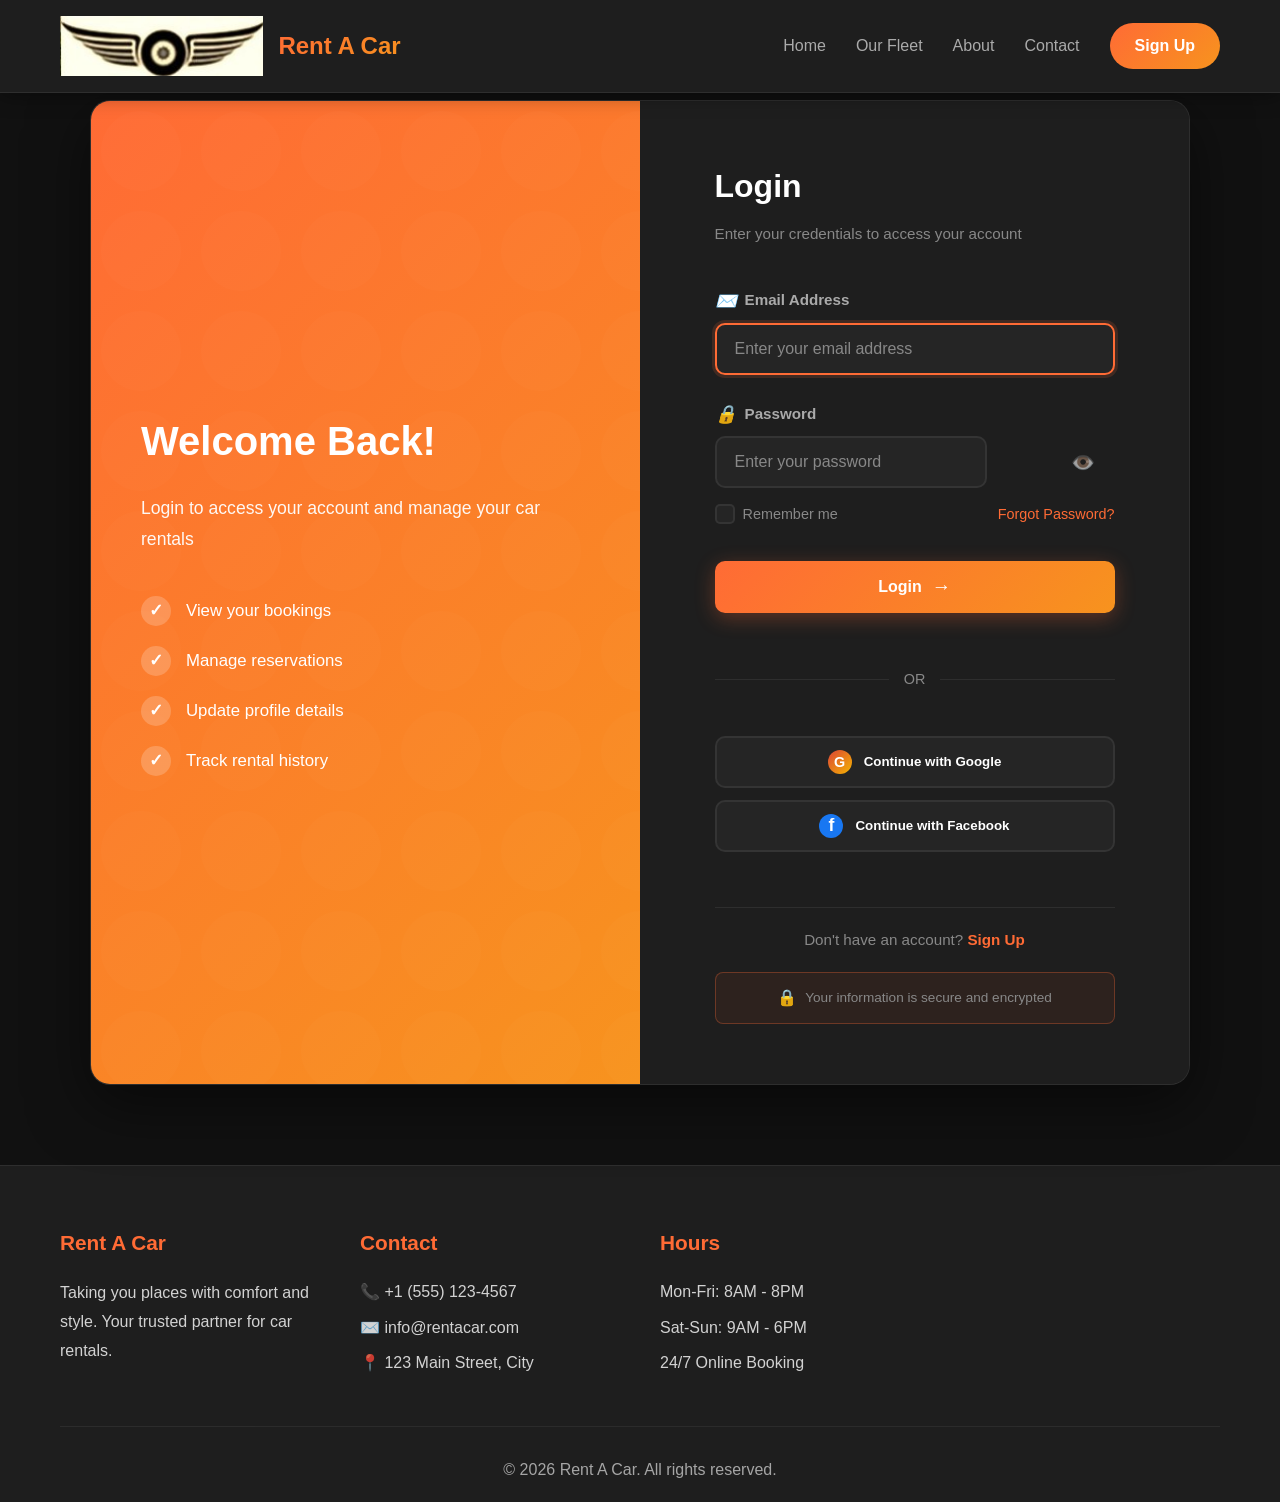
<file: frontend/booking.html>
<!DOCTYPE html>
<html lang="en">
<head>
    <meta charset="UTF-8">
    <meta name="viewport" content="width=device-width, initial-scale=1.0">
    <title>Book Your Vehicle - Rent A Car</title>
    <link rel="stylesheet" href="booking.css">
    <style>
        /* ── Policy Alert ───────────────────────────── */
        .policy-alert {
            background: linear-gradient(135deg, #fff8f0 0%, #fff3e6 100%);
            border: 1.5px solid #ff6b35;
            border-left: 5px solid #ff6b35;
            border-radius: 10px;
            padding: 1rem 1.2rem;
            margin-bottom: 1.5rem;
            display: flex;
            gap: 0.85rem;
            align-items: flex-start;
        }
        .policy-alert .policy-icon {
            font-size: 1.5rem;
            flex-shrink: 0;
            margin-top: 1px;
        }
        .policy-alert .policy-content h4 {
            margin: 0 0 0.4rem;
            color: #c94f00;
            font-size: 0.9rem;
            font-weight: 700;
            letter-spacing: 0.3px;
            text-transform: uppercase;
        }
        .policy-alert .policy-content p {
            margin: 0 0 0.5rem;
            font-size: 0.82rem;
            color: #555;
            line-height: 1.5;
        }
        .policy-fee-table {
            display: flex;
            gap: 0.5rem;
            flex-wrap: wrap;
            margin-top: 0.3rem;
        }
        .policy-fee-badge {
            background: #ff6b35;
            color: #fff;
            border-radius: 20px;
            padding: 0.22rem 0.7rem;
            font-size: 0.75rem;
            font-weight: 600;
            white-space: nowrap;
        }
        .policy-fee-badge.warn {
            background: #c0392b;
        }

        /* ── Rental Summary additions ───────────────── */
        .summary-item.highlight-fee {
            background: #fff3e0;
            border-radius: 6px;
            padding: 0.3rem 0.5rem;
            margin: 0 -0.5rem;
        }
        .summary-item.highlight-fee strong {
            color: #ff6b35;
            font-size: 1.05em;
        }

        /* ── Payment Step ───────────────────────────── */
        .payment-method-tabs {
            display: flex;
            gap: 1rem;
            margin-bottom: 1.5rem;
        }
        .pay-tab {
            flex: 1;
            padding: 0.9rem 1rem;
            border: 2px solid #e0e0e0;
            border-radius: 10px;
            background: #fff;
            cursor: pointer;
            text-align: center;
            font-size: 0.9rem;
            font-weight: 600;
            color: #888;
            transition: all 0.2s;
            display: flex;
            flex-direction: column;
            align-items: center;
            gap: 0.3rem;
        }
        .pay-tab .tab-icon { font-size: 1.5rem; }
        .pay-tab.active {
            border-color: #ff6b35;
            background: #fff8f5;
            color: #ff6b35;
        }
        .pay-panel { display: none; }
        .pay-panel.active { display: block; }

        .card-visual {
            background: linear-gradient(135deg, #1a1a2e 0%, #16213e 50%, #0f3460 100%);
            border-radius: 16px;
            padding: 1.5rem;
            color: #fff;
            margin-bottom: 1.4rem;
            position: relative;
            overflow: hidden;
        }
        .card-visual::before {
            content: '';
            position: absolute;
            top: -30px; right: -30px;
            width: 120px; height: 120px;
            border-radius: 50%;
            background: rgba(255,107,53,0.2);
        }
        .card-visual::after {
            content: '';
            position: absolute;
            bottom: -40px; right: 40px;
            width: 150px; height: 150px;
            border-radius: 50%;
            background: rgba(247,147,30,0.12);
        }
        .card-chip { font-size: 2rem; margin-bottom: 0.8rem; display: block; }
        .card-number-display {
            font-family: 'Courier New', monospace;
            font-size: 1.1rem;
            letter-spacing: 0.15em;
            margin-bottom: 1rem;
            color: #ccc;
        }
        .card-number-display.filled { color: #fff; }
        .card-meta { display: flex; justify-content: space-between; font-size: 0.78rem; color: #aaa; }
        .card-meta-val { color: #fff; font-weight: 600; font-size: 0.85rem; }

        .account-info-box {
            background: #f8f8f8;
            border: 1.5px solid #e0e0e0;
            border-radius: 10px;
            padding: 1.2rem;
            margin-bottom: 1.2rem;
        }
        .account-info-box.has-account {
            background: #f0fff4;
            border-color: #27ae60;
        }
        .account-info-row {
            display: flex;
            justify-content: space-between;
            align-items: center;
            padding: 0.4rem 0;
            border-bottom: 1px solid rgba(0,0,0,0.06);
            font-size: 0.88rem;
        }
        .account-info-row:last-child { border-bottom: none; }
        .account-info-row span:first-child { color: #777; }
        .account-info-row strong { color: #222; }
        .balance-amount { color: #27ae60 !important; font-size: 1.1rem; }

        .payment-summary-box {
            background: linear-gradient(135deg, #fff8f0, #fff3e6);
            border: 1.5px solid #ff6b35;
            border-radius: 10px;
            padding: 1rem 1.2rem;
            margin-bottom: 1.5rem;
        }
        .payment-summary-box h4 {
            margin: 0 0 0.7rem;
            color: #c94f00;
            font-size: 0.85rem;
            text-transform: uppercase;
            letter-spacing: 0.4px;
        }
        .pay-sum-row {
            display: flex;
            justify-content: space-between;
            font-size: 0.88rem;
            padding: 0.25rem 0;
            color: #555;
        }
        .pay-sum-row.total {
            border-top: 1px dashed #ff6b35;
            margin-top: 0.5rem;
            padding-top: 0.7rem;
            font-weight: 700;
            font-size: 1rem;
            color: #c94f00;
        }

        /* ── Processing overlay ─────────────────────── */
        #paymentProcessingOverlay {
            display: none;
            position: fixed;
            inset: 0;
            background: rgba(0,0,0,0.6);
            z-index: 9999;
            align-items: center;
            justify-content: center;
            flex-direction: column;
            gap: 1rem;
        }
        #paymentProcessingOverlay.active { display: flex; }
        .processing-card {
            background: #fff;
            border-radius: 16px;
            padding: 2.5rem 3rem;
            text-align: center;
            min-width: 280px;
        }
        .processing-spinner {
            width: 52px; height: 52px;
            border: 4px solid #f0e0d6;
            border-top-color: #ff6b35;
            border-radius: 50%;
            animation: spin 0.8s linear infinite;
            margin: 0 auto 1rem;
        }
        @keyframes spin { to { transform: rotate(360deg); } }
        .processing-card h3 { margin: 0 0 0.3rem; color: #222; font-size: 1.1rem; }
        .processing-card p  { margin: 0; color: #888; font-size: 0.85rem; }

        /* Step 4 progress label */
        .step[data-step="4"] .step-label { white-space: nowrap; }
        /* ── Receipt Modal Fix ──────────────────────────── */
        #bookingSuccessModal {
            position: fixed !important;
            inset: 0 !important;
            z-index: 9999 !important;
            background: rgba(0,0,0,0.6) !important;
            display: none;
            overflow-y: auto !important;
            padding: 24px 16px !important;
            align-items: flex-start !important;
            justify-content: center !important;
        }
        #bookingSuccessModal:not(.hidden) {
            display: flex !important;
        }
        #bookingSuccessModal .modal-backdrop {
            position: fixed !important;
            inset: 0 !important;
            z-index: 0 !important;
            background: transparent !important;
        }
        #bookingSuccessModal .modal-content {
            position: relative !important;
            z-index: 1 !important;
            margin: auto !important;
            flex-shrink: 0 !important;
            max-width: 560px !important;
            width: 100% !important;
            overflow: visible !important;
        }
        .receipt-print-btn {
            background: linear-gradient(135deg, #1a1a2e, #0f3460) !important;
            color: #fff !important;
            border: none !important;
            border-radius: 8px !important;
            padding: 0.65rem 1.4rem !important;
            font-size: 0.88rem !important;
            font-weight: 600 !important;
            cursor: pointer !important;
            display: flex !important;
            align-items: center !important;
            gap: 0.4rem !important;
        }
        .receipt-done-btn {
            background: #ff6b35 !important;
            color: #fff !important;
            border: none !important;
            border-radius: 8px !important;
            padding: 0.65rem 1.4rem !important;
            font-size: 0.88rem !important;
            font-weight: 600 !important;
            cursor: pointer !important;
        }

    </style>
</head>
<body>
    <!-- Navigation -->
    <nav class="navbar">
        <div class="container">
            <div class="nav-wrapper">
                <div class="logo-container">
                    <img src="daketz.jpg" alt="Rent A Car Logo" class="logo">
                    <span class="brand-name">Rent A Car</span>
                </div>
                <div class="nav-links">
                    <a href="index.html" class="nav-link">Home</a>
                    <a href="vehicles.html" class="nav-link">Our Fleet</a>
                    <a href="index.html#about" class="nav-link">About</a>
                    <a href="index.html#contact" class="nav-link">Contact</a>
                    <div class="profile-nav" id="profileNav" style="display:none;">
                        <div class="profile-avatar" id="profileAvatar">
                            <svg viewBox="0 0 100 100" xmlns="http://www.w3.org/2000/svg" width="100%" height="100%">
                                <circle cx="50" cy="50" r="50" fill="url(#avatarGradB)"/>
                                <circle cx="50" cy="38" r="18" fill="rgba(255,255,255,0.95)"/>
                                <ellipse cx="50" cy="82" rx="26" ry="20" fill="rgba(255,255,255,0.95)"/>
                                <defs>
                                    <linearGradient id="avatarGradB" x1="0%" y1="0%" x2="100%" y2="100%">
                                        <stop offset="0%" style="stop-color:#ff6b35"/>
                                        <stop offset="100%" style="stop-color:#f7931e"/>
                                    </linearGradient>
                                </defs>
                            </svg>
                        </div>
                        <span class="profile-firstname" id="profileFirstname">User</span>
                        <div class="profile-dropdown" id="profileDropdown">
                            <a href="index.html">🏠 Home</a>
                            <a href="vehicles.html">🚗 Our Fleet</a>
                            <div class="dropdown-divider"></div>
                            <button class="logout-btn" id="logoutBtn">🚪 Logout</button>
                        </div>
                    </div>
                </div>
                <div class="hamburger">
                    <span></span><span></span><span></span>
                </div>
            </div>
        </div>
    </nav>

    <!-- Booking Header -->
    <section class="booking-header">
        <div class="header-overlay"></div>
        <div class="container">
            <h1 class="header-title">Complete Your Booking</h1>
            <p class="header-subtitle">Just a few steps away from your perfect ride</p>
        </div>
    </section>

    <!-- Booking Form Section -->
    <section class="booking-section">
        <div class="container">
            <div class="booking-container">

                <!-- Progress Steps -->
                <div class="progress-steps">
                    <div class="step active" data-step="0">
                        <div class="step-number">1</div>
                        <div class="step-label">Vehicle</div>
                    </div>
                    <div class="step-line"></div>
                    <div class="step" data-step="1">
                        <div class="step-number">2</div>
                        <div class="step-label">Personal Info</div>
                    </div>
                    <div class="step-line"></div>
                    <div class="step" data-step="2">
                        <div class="step-number">3</div>
                        <div class="step-label">Rental Details</div>
                    </div>
                    <div class="step-line"></div>
                    <div class="step" data-step="3">
                        <div class="step-number">4</div>
                        <div class="step-label">Review</div>
                    </div>
                    <div class="step-line"></div>
                    <div class="step" data-step="4">
                        <div class="step-number">5</div>
                        <div class="step-label">Payment</div>
                    </div>
                </div>

                <!-- Booking Form -->
                <form id="bookingForm" class="booking-form" novalidate>

                    <!-- Step 0: Vehicle Confirmation -->
                    <div class="form-step active" data-step="0">
                        <h2 class="step-title"><span class="icon">🚗</span> Confirm Your Vehicle</h2>
                        <p class="step-description">Review the vehicle you've selected</p>
                        <div class="vehicle-confirmation">
                            <div class="vehicle-confirmation-image">
                                <img id="confirmVehicleImage" src="" alt="Selected Vehicle">
                            </div>
                            <div class="vehicle-confirmation-details">
                                <h3 id="confirmVehicleName">Loading...</h3>
                                <p class="vehicle-category" id="confirmVehicleCategory"></p>
                                <div class="vehicle-specs-display">
                                    <div class="spec-display-item"><span class="spec-icon">👥</span><span id="confirmVehicleSeats"></span></div>
                                    <div class="spec-display-item"><span class="spec-icon">⚙️</span><span id="confirmVehicleTransmission"></span></div>
                                    <div class="spec-display-item"><span class="spec-icon">⛽</span><span id="confirmVehicleFuel"></span></div>
                                    <div class="spec-display-item"><span class="spec-icon">🔧</span><span id="confirmVehicleEngine"></span></div>
                                </div>
                                <div class="vehicle-features-display">
                                    <h4>Key Features</h4>
                                    <ul id="confirmVehicleFeatures"></ul>
                                </div>
                                <div class="vehicle-price-display">
                                    <span class="price-label">Daily Rate</span>
                                    <span class="price-amount" id="confirmVehiclePrice"></span>
                                </div>
                            </div>
                        </div>
                        <div class="change-vehicle-section">
                            <p>Not the right vehicle? <a href="vehicles.html" class="change-vehicle-link">Choose a different vehicle</a></p>
                        </div>
                        <input type="hidden" id="vehicleId" name="vehicleId">
                        <input type="hidden" id="vehicleType" name="vehicleType">
                        <div class="form-navigation">
                            <button type="button" class="btn btn-next" onclick="nextStep()">
                                Continue with This Vehicle <span>→</span>
                            </button>
                        </div>
                    </div>

                    <!-- Step 1: Personal Information -->
                    <div class="form-step" data-step="1">
                        <h2 class="step-title"><span class="icon">👤</span> Personal Information</h2>
                        <p class="step-description" style="color:#888; margin-bottom:1.2rem;">
                            Please confirm your personal details below before continuing.
                        </p>
                        <div class="form-row">
                            <div class="form-group">
                                <label for="idNo">ID Number</label>
                                <input type="text" id="idNo" name="idNo" readonly class="autofilled">
                            </div>
                            <div class="form-group">
                                <label for="custFname">First Name</label>
                                <input type="text" id="custFname" name="custFname" readonly class="autofilled">
                            </div>
                        </div>
                        <div class="form-row">
                            <div class="form-group">
                                <label for="custLname">Last Name</label>
                                <input type="text" id="custLname" name="custLname" readonly class="autofilled">
                            </div>
                            <div class="form-group">
                                <label for="email">Email Address</label>
                                <input type="email" id="email" name="email" readonly class="autofilled">
                            </div>
                        </div>
                        <div class="form-row">
                            <div class="form-group">
                                <label for="phone">Phone Number</label>
                                <input type="text" id="phone" name="phone" readonly class="autofilled">
                            </div>
                            <div class="form-group">
                                <label for="physAddress">Physical Address</label>
                                <input type="text" id="physAddress" name="physAddress" readonly class="autofilled">
                            </div>
                        </div>
                        <div class="form-row">
                            <div class="form-group">
                                <label for="workPhone">Work Phone</label>
                                <input type="text" id="workPhone" name="workPhone" readonly class="autofilled">
                            </div>
                            <div class="form-group">
                                <label for="city">City</label>
                                <input type="text" id="city" name="city" readonly class="autofilled">
                            </div>
                        </div>
                        <div class="form-row">
                            <div class="form-group">
                                <label for="country">Country</label>
                                <input type="text" id="country" name="country" readonly class="autofilled">
                            </div>
                        </div>
                        <div class="form-navigation">
                            <button type="button" class="btn btn-back" onclick="prevStep()"><span>←</span> Back</button>
                            <button type="button" class="btn btn-next" onclick="nextStep()">Continue <span>→</span></button>
                        </div>
                    </div>

                    <!-- Step 2: Rental Details -->
                    <div class="form-step" data-step="2">
                        <h2 class="step-title"><span class="icon">📅</span> Rental Details</h2>

                        <!-- ── POLICY ALERT ─────────────────────────────── -->
                        <div class="policy-alert">
                            <span class="policy-icon">📋</span>
                            <div class="policy-content">
                                <h4>⚠️ Collection & Booking Fee Policy</h4>
                                <p>After booking, you <strong>must collect your vehicle within 72 hours (3 days)</strong> from the company. Bookings not collected within 72 hours are <strong>automatically cancelled</strong>.</p>
                                <p>Your booking fee depends on when you plan to collect:</p>
                                <div class="policy-fee-table">
                                    <span class="policy-fee-badge">Within 24 hrs → E50</span>
                                    <span class="policy-fee-badge">Within 48 hrs → E100</span>
                                    <span class="policy-fee-badge">Within 72 hrs → E150</span>
                                    <span class="policy-fee-badge warn">After 72 hrs → ❌ Cancelled</span>
                                </div>
                            </div>
                        </div>

                        <div class="form-row">
                            <div class="form-group">
                                <label for="pickupDate">Pickup Date &amp; Time <span class="required">*</span></label>
                                <input type="datetime-local" id="pickupDate" name="pickupDate" required>
                                <small id="pickupDateHint" style="color:#888; font-size:0.78rem; margin-top:4px; display:block;">
                                    You can only select within the next 3 days.
                                </small>
                            </div>
                            <div class="form-group">
                                <label for="returnDate">Return Date &amp; Time <span class="required">*</span></label>
                                <input type="datetime-local" id="returnDate" name="returnDate" required>
                            </div>
                        </div>

                        <div class="rental-summary" id="rentalSummary" style="display: none;">
                            <h3>📋 Rental Summary</h3>
                            <div class="summary-item">
                                <span>Vehicle:</span>
                                <strong id="summaryVehicleName">-</strong>
                            </div>
                            <div class="summary-item">
                                <span>Duration:</span>
                                <strong id="rentalDuration">0 days</strong>
                            </div>
                            <!-- NEW: Collection window & booking fee -->
                            <div class="summary-item highlight-fee">
                                <span>📅 Collection Window:</span>
                                <strong id="summaryCollectionWindow">-</strong>
                            </div>
                            <div class="summary-item highlight-fee">
                                <span>💳 Booking Fee:</span>
                                <strong id="summaryBookingFee">-</strong>
                            </div>
                            <div class="summary-item">
                                <span>Daily Rate:</span>
                                <strong id="summaryDailyRate">E0</strong>
                            </div>
                            <div class="summary-item">
                                <span>Estimated Rental Total:</span>
                                <strong id="estimatedCost">E0.00</strong>
                            </div>
                        </div>

                        <div class="form-navigation">
                            <button type="button" class="btn btn-back" onclick="prevStep()"><span>←</span> Back</button>
                            <button type="button" class="btn btn-next" onclick="nextStep()">Next Step <span>→</span></button>
                        </div>
                    </div>

                    <!-- Step 3: Review -->
                    <div class="form-step" data-step="3">
                        <h2 class="step-title"><span class="icon">✓</span> Review Your Booking</h2>

                        <div class="review-section">
                            <h3>Personal Information</h3>
                            <div class="review-grid">
                                <div class="review-item">
                                    <span class="review-label">ID Number:</span>
                                    <span class="review-value" id="reviewIdNo"></span>
                                </div>
                                <div class="review-item">
                                    <span class="review-label">Name:</span>
                                    <span class="review-value" id="reviewName"></span>
                                </div>
                                <div class="review-item">
                                    <span class="review-label">Email:</span>
                                    <span class="review-value" id="reviewEmail"></span>
                                </div>
                                <div class="review-item">
                                    <span class="review-label">Phone:</span>
                                    <span class="review-value" id="reviewPhone"></span>
                                </div>
                                <div class="review-item">
                                    <span class="review-label">Work Phone:</span>
                                    <span class="review-value" id="reviewWorkPhone"></span>
                                </div>
                                <div class="review-item">
                                    <span class="review-label">Address:</span>
                                    <span class="review-value" id="reviewAddress"></span>
                                </div>
                            </div>
                        </div>

                        <div class="review-section">
                            <h3>Rental Details</h3>
                            <div class="review-grid">
                                <div class="review-item">
                                    <span class="review-label">Vehicle:</span>
                                    <span class="review-value" id="reviewVehicle"></span>
                                </div>
                                <div class="review-item">
                                    <span class="review-label">Pickup:</span>
                                    <span class="review-value" id="reviewPickup"></span>
                                </div>
                                <div class="review-item">
                                    <span class="review-label">Return:</span>
                                    <span class="review-value" id="reviewReturn"></span>
                                </div>
                                <div class="review-item">
                                    <span class="review-label">Duration:</span>
                                    <span class="review-value" id="reviewDuration"></span>
                                </div>
                                <!-- NEW: Collection window & booking fee in review -->
                                <div class="review-item">
                                    <span class="review-label">📅 Collection Window:</span>
                                    <span class="review-value" id="reviewCollectionWindow" style="color:#ff6b35; font-weight:600;"></span>
                                </div>
                                <div class="review-item">
                                    <span class="review-label">💳 Booking Fee:</span>
                                    <span class="review-value" id="reviewBookingFee" style="color:#ff6b35; font-weight:700; font-size:1.05em;"></span>
                                </div>
                                <div class="review-item">
                                    <span class="review-label">Rental Total:</span>
                                    <span class="review-value" id="reviewTotalCost"></span>
                                </div>
                            </div>
                        </div>

                        <div class="terms-section">
                            <label class="checkbox-label">
                                <input type="checkbox" id="termsAccepted" required>
                                <span>I agree to the <a href="#" class="terms-link">Terms and Conditions</a>, <a href="#" class="terms-link">Privacy Policy</a>, and the <strong>Collection & Booking Fee Policy</strong> above.</span>
                            </label>
                        </div>

                        <div class="form-navigation">
                            <button type="button" class="btn btn-back" onclick="prevStep()"><span>←</span> Back</button>
                            <!-- Goes to payment step, does NOT submit -->
                            <button type="button" class="btn btn-next" onclick="goToPayment()">
                                <span>💳</span> Proceed to Payment
                            </button>
                        </div>
                    </div>

                    <!-- Step 4: Payment -->
                    <div class="form-step" data-step="4">
                        <h2 class="step-title"><span class="icon">💳</span> Payment</h2>
                        <p class="step-description">Pay your booking fee to confirm your reservation.</p>

                        <!-- Payment summary box -->
                        <div class="payment-summary-box">
                            <h4>💰 Amount Due</h4>
                            <div class="pay-sum-row">
                                <span>Vehicle</span>
                                <span id="paySummaryVehicle">-</span>
                            </div>
                            <div class="pay-sum-row">
                                <span>Collection Window</span>
                                <span id="paySummaryWindow">-</span>
                            </div>
                            <div class="pay-sum-row total">
                                <span>Booking Fee to Pay</span>
                                <span id="paySummaryFee">E0</span>
                            </div>
                        </div>

                        <!-- Card Payment Only -->
                        <div style="display:flex; align-items:center; gap:0.6rem; margin-bottom:1.2rem; padding:0.6rem 1rem; background:#fff8f5; border:1.5px solid #ff6b35; border-radius:8px;">
                            <span style="font-size:1.3rem;">💳</span>
                            <span style="font-weight:600; color:#ff6b35; font-size:0.9rem;">Secure Card Payment</span>
                        </div>

                        <!-- Card Panel -->
                        <div id="panelCard">
                            <!-- Live card preview -->
                            <div class="card-visual">
                                <span class="card-chip">📡</span>
                                <div class="card-number-display" id="cardPreviewNumber">**** **** **** ****</div>
                                <div class="card-meta">
                                    <div>
                                        <div>Card Holder</div>
                                        <div class="card-meta-val" id="cardPreviewName">YOUR NAME</div>
                                    </div>
                                    <div>
                                        <div>Expires</div>
                                        <div class="card-meta-val" id="cardPreviewExpiry">MM/YY</div>
                                    </div>
                                </div>
                            </div>

                            <div class="form-row">
                                <div class="form-group" style="flex:2;">
                                    <label for="cardNumber">Card Number <span class="required">*</span></label>
                                    <input type="text" id="cardNumber" placeholder="0000 0000 0000 0000" maxlength="19" autocomplete="cc-number">
                                </div>
                            </div>
                            <div class="form-row">
                                <div class="form-group">
                                    <label for="cardHolder">Card Holder Name <span class="required">*</span></label>
                                    <input type="text" id="cardHolder" placeholder="e.g. John Dlamini" autocomplete="cc-name">
                                </div>
                            </div>
                            <div class="form-row">
                                <div class="form-group">
                                    <label for="cardExpiry">Expiry Date <span class="required">*</span></label>
                                    <input type="text" id="cardExpiry" placeholder="MM/YY" maxlength="5" autocomplete="cc-exp">
                                </div>
                                <div class="form-group">
                                    <label for="cardCvv">CVV <span class="required">*</span></label>
                                    <input type="password" id="cardCvv" placeholder="•••" maxlength="3" autocomplete="cc-csc">
                                </div>
                            </div>

                        </div>

                        <div class="form-navigation" style="margin-top:2rem;">
                            <button type="button" class="btn btn-back" onclick="prevStep()"><span>←</span> Back</button>
                            <button type="button" class="btn btn-submit" id="payNowBtn" onclick="processPayment()">
                                <span>🔒</span> Pay &amp; Confirm Booking
                            </button>
                        </div>
                    </div>

                </form>
            </div>
        </div>
    </section>

    <!-- Payment Processing Overlay -->
    <div id="paymentProcessingOverlay">
        <div class="processing-card">
            <div class="processing-spinner"></div>
            <h3 id="processingTitle">Processing Payment...</h3>
            <p id="processingMsg">Please do not close this window</p>
        </div>
    </div>

    <!-- Booking Success / Receipt Modal -->
    <div id="bookingSuccessModal" class="validation-error-modal hidden" style="overflow-y:auto; align-items:flex-start; padding-top:20px; padding-bottom:20px;">
        <div class="modal-backdrop"></div>
        <div class="modal-content" style="max-width:560px; width:100%; padding:0; overflow:visible; border-radius:16px; position:relative; z-index:1; margin:auto; flex-shrink:0;">
            <!-- Receipt -->
            <div id="paymentReceipt" style="background:#fff; font-family: 'Segoe UI', sans-serif;">
                <!-- Header band -->
                <div style="background: linear-gradient(135deg, #1a1a2e 0%, #0f3460 100%); color:#fff; padding:1.6rem 2rem 1rem; position:relative; overflow:hidden;">
                    <div style="position:absolute;top:-30px;right:-30px;width:120px;height:120px;border-radius:50%;background:rgba(255,107,53,0.18);"></div>
                    <div style="position:absolute;bottom:-40px;right:40px;width:150px;height:150px;border-radius:50%;background:rgba(247,147,30,0.10);"></div>
                    <div style="display:flex; align-items:center; justify-content:space-between; position:relative; z-index:1;">
                        <div>
                            <div style="font-size:1.5rem; font-weight:800; letter-spacing:1px;">🚗 Rent A Car</div>
                            <div style="font-size:0.75rem; color:#aac4e0; margin-top:2px;">Mbabane, Eswatini &nbsp;|&nbsp; info@rentacar.co.sz</div>
                        </div>
                        <div style="text-align:right;">
                            <div style="background:#ff6b35; color:#fff; border-radius:20px; padding:0.3rem 0.9rem; font-size:0.78rem; font-weight:700; letter-spacing:0.5px;">PAID ✓</div>
                        </div>
                    </div>
                    <div style="margin-top:1rem; padding-top:1rem; border-top:1px solid rgba(255,255,255,0.15); position:relative; z-index:1;">
                        <div style="font-size:1rem; font-weight:600; color:#f7931e; letter-spacing:0.5px;">PAYMENT RECEIPT</div>
                        <div style="font-size:0.78rem; color:#aac4e0; margin-top:2px;">Booking Confirmation &amp; Fee Receipt</div>
                    </div>
                </div>

                <!-- Receipt Reference Strip -->
                <div style="background:#f8f9fb; border-bottom:1px dashed #dde3ed; padding:0.75rem 2rem; display:flex; justify-content:space-between; align-items:center; flex-wrap:wrap; gap:0.4rem;">
                    <div>
                        <div style="font-size:0.7rem; color:#999; text-transform:uppercase; letter-spacing:0.5px;">Booking Reference</div>
                        <div style="font-size:1.1rem; font-weight:800; color:#1a1a2e; letter-spacing:1px;" id="receiptRefNo">#XXXXXXX</div>
                    </div>
                    <div style="text-align:right;">
                        <div style="font-size:0.7rem; color:#999; text-transform:uppercase; letter-spacing:0.5px;">Date Issued</div>
                        <div style="font-size:0.85rem; font-weight:600; color:#333;" id="receiptDateIssued">—</div>
                    </div>
                </div>

                <!-- Body -->
                <div style="padding:1.4rem 2rem;">

                    <!-- Customer Info -->
                    <div style="margin-bottom:1.2rem;">
                        <div style="font-size:0.72rem; font-weight:700; color:#ff6b35; text-transform:uppercase; letter-spacing:0.8px; margin-bottom:0.6rem; border-bottom:2px solid #fff0ea; padding-bottom:0.3rem;">Customer Details</div>
                        <div style="display:grid; grid-template-columns:1fr 1fr; gap:0.35rem 1rem; font-size:0.84rem;">
                            <div><span style="color:#888;">Name:</span> <strong id="receiptCustName" style="color:#222;">—</strong></div>
                            <div><span style="color:#888;">ID No:</span> <strong id="receiptIdNo" style="color:#222;">—</strong></div>
                            <div><span style="color:#888;">Email:</span> <strong id="receiptEmail" style="color:#222;">—</strong></div>
                            <div><span style="color:#888;">Phone:</span> <strong id="receiptPhone" style="color:#222;">—</strong></div>
                        </div>
                    </div>

                    <!-- Vehicle Info -->
                    <div style="margin-bottom:1.2rem;">
                        <div style="font-size:0.72rem; font-weight:700; color:#ff6b35; text-transform:uppercase; letter-spacing:0.8px; margin-bottom:0.6rem; border-bottom:2px solid #fff0ea; padding-bottom:0.3rem;">Vehicle Details</div>
                        <div style="display:grid; grid-template-columns:1fr 1fr; gap:0.35rem 1rem; font-size:0.84rem;">
                            <div style="grid-column:1/-1;"><span style="color:#888;">Vehicle:</span> <strong id="receiptVehicle" style="color:#222; font-size:0.95rem;">—</strong></div>
                            <div><span style="color:#888;">Daily Rate:</span> <strong id="receiptDailyRate" style="color:#222;">—</strong></div>
                            <div><span style="color:#888;">Duration:</span> <strong id="receiptDuration" style="color:#222;">—</strong></div>
                        </div>
                    </div>

                    <!-- Rental Period -->
                    <div style="margin-bottom:1.2rem;">
                        <div style="font-size:0.72rem; font-weight:700; color:#ff6b35; text-transform:uppercase; letter-spacing:0.8px; margin-bottom:0.6rem; border-bottom:2px solid #fff0ea; padding-bottom:0.3rem;">Rental Period</div>
                        <div style="display:grid; grid-template-columns:1fr 1fr; gap:0.35rem 1rem; font-size:0.84rem;">
                            <div><span style="color:#888;">Pickup:</span><br><strong id="receiptPickup" style="color:#222;">—</strong></div>
                            <div><span style="color:#888;">Return:</span><br><strong id="receiptReturn" style="color:#222;">—</strong></div>
                        </div>
                    </div>

                    <!-- Dashed separator -->
                    <div style="border-top:1px dashed #dde3ed; margin:1rem 0;"></div>

                    <!-- Payment Breakdown -->
                    <div style="margin-bottom:1rem;">
                        <div style="font-size:0.72rem; font-weight:700; color:#ff6b35; text-transform:uppercase; letter-spacing:0.8px; margin-bottom:0.7rem; border-bottom:2px solid #fff0ea; padding-bottom:0.3rem;">Payment Breakdown</div>
                        <div style="font-size:0.85rem; display:flex; flex-direction:column; gap:0.4rem;">
                            <div style="display:flex; justify-content:space-between; color:#555;">
                                <span>Estimated Rental Total</span>
                                <span id="receiptRentalTotal">—</span>
                            </div>
                            <div style="display:flex; justify-content:space-between; color:#555;">
                                <span>Collection Window</span>
                                <span id="receiptWindow">—</span>
                            </div>
                            <div style="display:flex; justify-content:space-between; font-size:0.8rem; color:#888;">
                                <span><em>Note: Booking fee deducted from total at pickup</em></span>
                            </div>
                        </div>
                        <!-- Booking fee total box -->
                        <div style="margin-top:0.8rem; background:linear-gradient(135deg,#fff8f0,#fff3e6); border:1.5px solid #ff6b35; border-radius:8px; padding:0.75rem 1rem; display:flex; justify-content:space-between; align-items:center;">
                            <div>
                                <div style="font-size:0.75rem; color:#c94f00; font-weight:700; text-transform:uppercase; letter-spacing:0.4px;">Booking Fee Paid Now</div>
                                <div style="font-size:0.75rem; color:#888; margin-top:2px;">Payment Method: Card</div>
                            </div>
                            <div style="font-size:1.5rem; font-weight:800; color:#ff6b35;" id="receiptBookingFee">E0</div>
                        </div>
                    </div>

                    <!-- Footer note -->
                    <div style="background:#f0f4f8; border-radius:8px; padding:0.65rem 0.9rem; font-size:0.76rem; color:#667; line-height:1.5;">
                        📋 <strong>Important:</strong> Please collect your vehicle within the stated collection window. Failure to collect will result in automatic cancellation. Present this receipt at pickup.
                    </div>
                </div>

                <!-- Receipt bottom tear line -->
                <div style="border-top:2px dashed #dde3ed; padding:1rem 2rem; background:#f8f9fb; display:flex; justify-content:space-between; align-items:center; flex-wrap:wrap; gap:0.5rem;">
                    <div style="font-size:0.72rem; color:#aaa;">© 2026 Rent A Car · rentacar.co.sz</div>
                    <div style="font-size:0.72rem; color:#aaa;" id="receiptFooterRef">Ref: —</div>
                </div>
            </div>

            <!-- Action Buttons (outside print area) -->
            <div style="display:flex; gap:0.8rem; justify-content:flex-end; padding:1rem 1.5rem; background:#fff; border-top:2px solid #f0f0f0; border-radius:0 0 16px 16px;">
                <button class="receipt-print-btn" onclick="printReceipt()">🖨️ Print / Save PDF</button>
                <button class="receipt-done-btn" onclick="closeBookingSuccessModal()">✓ Done</button>
            </div>
        </div>
    </div>

    <!-- Validation Error Modal -->
    <div id="validationErrorModal" class="validation-error-modal hidden">
        <div class="modal-backdrop"></div>
        <div class="modal-content">
            <div class="modal-header">
                <h3>⚠️ Validation Error</h3>
            </div>
            <div class="modal-body">
                <p id="errorMessage"></p>
            </div>
            <div class="modal-footer">
                <button class="btn-ok" onclick="closeValidationErrorModal()">OK</button>
            </div>
        </div>
    </div>

    <!-- Footer -->
    <footer class="footer">
        <div class="container">
            <div class="footer-content">
                <div class="footer-section">
                    <h4>Rent A Car</h4>
                    <p>Taking you places with comfort and style. Your trusted partner for car rentals.</p>
                </div>
                <div class="footer-section">
                    <h4>Contact</h4>
                    <ul>
                        <li>📞 +268 7XXX XXXX</li>
                        <li>✉️ info@rentacar.co.sz</li>
                        <li>📍 Mbabane, Eswatini</li>
                    </ul>
                </div>
                <div class="footer-section">
                    <h4>Hours</h4>
                    <ul>
                        <li>Mon-Fri: 8AM - 8PM</li>
                        <li>Sat-Sun: 9AM - 6PM</li>
                        <li>24/7 Online Booking</li>
                    </ul>
                </div>
            </div>
            <div class="footer-bottom">
                <p>&copy; 2026 Rent A Car. All rights reserved.</p>
            </div>
        </div>
    </footer>

    <script src="booking.js"></script>
</body>
</html>
</file>
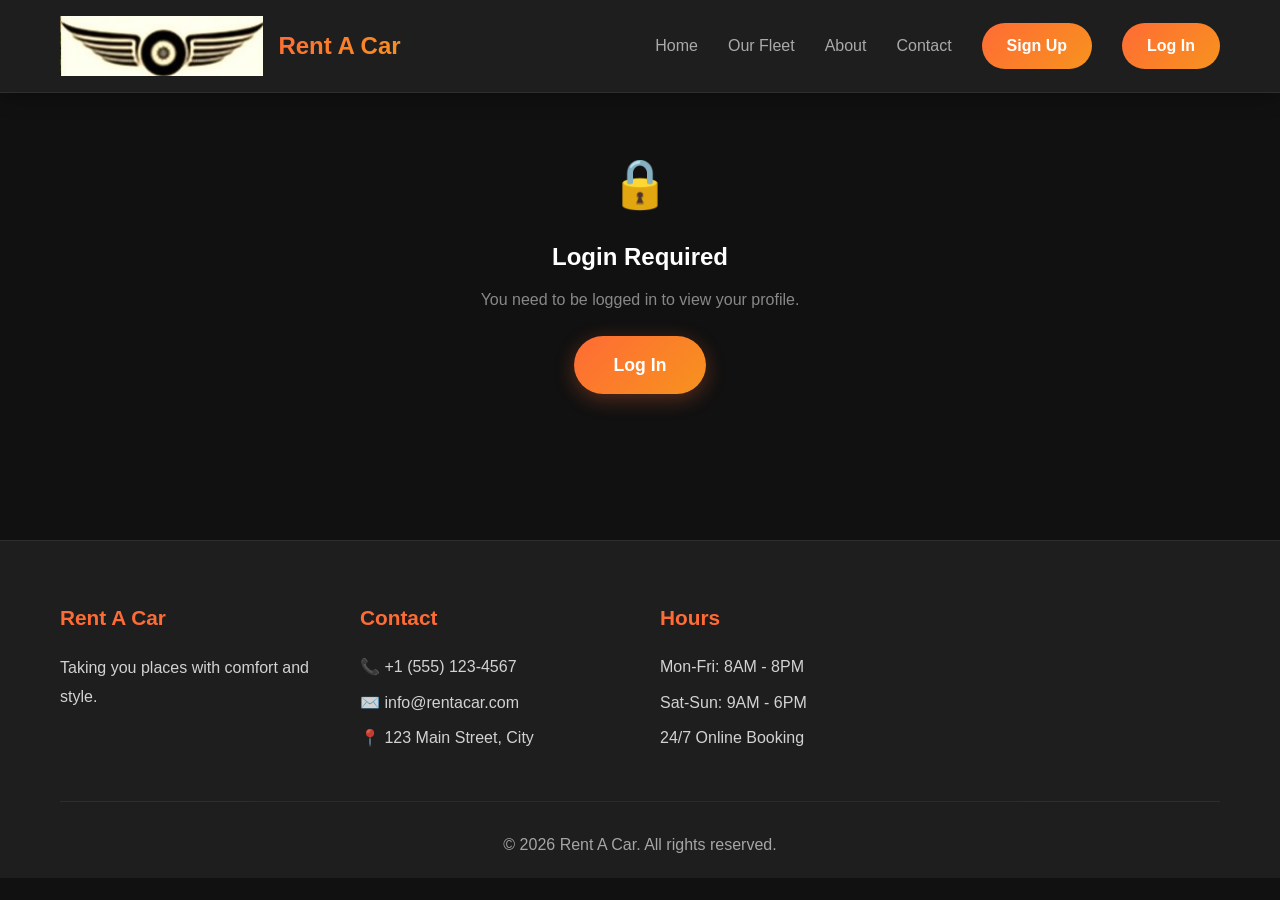
<file: frontend/cust_profile.html>
<!DOCTYPE html>
<html lang="en">
<head>
    <meta charset="UTF-8">
    <meta name="viewport" content="width=device-width, initial-scale=1.0">
    <title>My Profile - Rent A Car</title>
    <link rel="stylesheet" href="styles.css">
    <style>
        /* ── Profile Page Styles ── */
        .profile-page {
            min-height: 100vh;
            background: var(--dark, #111111);
            padding-top: 100px;
            padding-bottom: 60px;
        }

        /* ── Profile Hero Banner ── */
        .profile-banner {
            background: linear-gradient(135deg, #1e1e1e 0%, #252525 100%);
            border-bottom: 1px solid rgba(255,255,255,0.07);
            padding: 40px 0 0;
            position: relative;
            overflow: hidden;
        }

        .profile-banner::before {
            content: '';
            position: absolute;
            top: -60px; right: -60px;
            width: 300px; height: 300px;
            background: radial-gradient(circle, rgba(255,107,53,0.12) 0%, transparent 70%);
            pointer-events: none;
        }

        .profile-banner::after {
            content: '';
            position: absolute;
            bottom: -40px; left: -40px;
            width: 200px; height: 200px;
            background: radial-gradient(circle, rgba(247,147,30,0.07) 0%, transparent 70%);
            pointer-events: none;
        }

        .profile-banner-inner {
            display: flex;
            align-items: flex-end;
            gap: 30px;
            padding-bottom: 30px;
        }

        /* ── Profile Avatar Upload ── */
        .profile-big-avatar-wrapper {
            position: relative;
            flex-shrink: 0;
        }

        .profile-big-avatar {
            width: 110px;
            height: 110px;
            border-radius: 50%;
            border: 4px solid #ff6b35;
            box-shadow: 0 0 30px rgba(255,107,53,0.4);
            overflow: hidden;
            background: #252525;
            cursor: pointer;
            transition: box-shadow 0.3s;
        }

        .profile-big-avatar:hover {
            box-shadow: 0 0 40px rgba(255,107,53,0.6);
        }

        .profile-big-avatar svg,
        .profile-big-avatar img {
            width: 100%;
            height: 100%;
            object-fit: cover;
            display: block;
        }

        .avatar-upload-overlay {
            position: absolute;
            inset: 0;
            border-radius: 50%;
            background: rgba(0,0,0,0.55);
            display: flex;
            flex-direction: column;
            align-items: center;
            justify-content: center;
            opacity: 0;
            transition: opacity 0.25s;
            cursor: pointer;
            pointer-events: none;
        }

        .profile-big-avatar-wrapper:hover .avatar-upload-overlay {
            opacity: 1;
            pointer-events: all;
        }

        .avatar-upload-overlay span {
            color: #fff;
            font-size: 1.3rem;
        }

        .avatar-upload-overlay p {
            color: rgba(255,255,255,0.85);
            font-size: 0.65rem;
            margin-top: 3px;
            text-align: center;
            font-weight: 600;
            text-transform: uppercase;
            letter-spacing: 0.5px;
        }

        #avatarFileInput { display: none; }

        .profile-banner-info h1 {
            font-size: 2rem;
            font-weight: 700;
            color: #ffffff;
            margin-bottom: 4px;
        }

        .profile-banner-info p {
            color: #888888;
            font-size: 0.95rem;
        }

        .profile-banner-info .member-badge {
            display: inline-flex;
            align-items: center;
            gap: 6px;
            background: rgba(255,107,53,0.15);
            border: 1px solid rgba(255,107,53,0.3);
            color: #ff6b35;
            padding: 4px 14px;
            border-radius: 20px;
            font-size: 0.8rem;
            font-weight: 600;
            margin-top: 8px;
        }

        /* ── Tab Navigation ── */
        .profile-tabs {
            display: flex;
            gap: 0;
            margin-top: 20px;
            border-top: 1px solid rgba(255,255,255,0.07);
        }

        .tab-btn {
            padding: 14px 28px;
            background: none;
            border: none;
            color: #888888;
            font-size: 0.95rem;
            font-weight: 500;
            cursor: pointer;
            border-bottom: 3px solid transparent;
            transition: all 0.25s;
            font-family: inherit;
        }

        .tab-btn:hover { color: #ffffff; }

        .tab-btn.active {
            color: #ff6b35;
            border-bottom-color: #ff6b35;
        }

        /* ── Tab Panels ── */
        .tab-panel { display: none; }
        .tab-panel.active { display: block; }

        /* ── Layout ── */
        .profile-body {
            padding: 40px 0;
        }

        .profile-grid {
            display: grid;
            grid-template-columns: 300px 1fr;
            gap: 30px;
            align-items: start;
        }

        /* ── Cards ── */
        .profile-card {
            background: #1e1e1e;
            border: 1px solid rgba(255,255,255,0.07);
            border-radius: 16px;
            padding: 28px;
        }

        .card-title {
            font-size: 1.1rem;
            font-weight: 600;
            color: #ffffff;
            margin-bottom: 20px;
            padding-bottom: 12px;
            border-bottom: 1px solid rgba(255,255,255,0.07);
            display: flex;
            align-items: center;
            gap: 10px;
        }

        /* ── Stats Sidebar ── */
        .stat-item {
            display: flex;
            justify-content: space-between;
            align-items: center;
            padding: 12px 0;
            border-bottom: 1px solid rgba(255,255,255,0.05);
        }

        .stat-item:last-child { border-bottom: none; }

        .stat-label {
            color: #888888;
            font-size: 0.88rem;
        }

        .stat-value {
            font-weight: 700;
            color: #ff6b35;
            font-size: 1.1rem;
        }

        /* ── Avatar Section in Sidebar ── */
        .sidebar-avatar-section {
            display: flex;
            flex-direction: column;
            align-items: center;
            padding-bottom: 20px;
            margin-bottom: 20px;
            border-bottom: 1px solid rgba(255,255,255,0.07);
            gap: 12px;
        }

        .sidebar-avatar-container {
            position: relative;
            width: 90px;
            height: 90px;
        }

        .sidebar-avatar {
            width: 90px;
            height: 90px;
            border-radius: 50%;
            border: 3px solid #ff6b35;
            overflow: hidden;
            background: #252525;
            cursor: pointer;
            box-shadow: 0 0 20px rgba(255,107,53,0.25);
        }

        .sidebar-avatar svg,
        .sidebar-avatar img {
            width: 100%;
            height: 100%;
            object-fit: cover;
            display: block;
        }

        .sidebar-avatar-overlay {
            position: absolute;
            inset: 0;
            border-radius: 50%;
            background: rgba(0,0,0,0.55);
            display: flex;
            align-items: center;
            justify-content: center;
            opacity: 0;
            transition: opacity 0.25s;
            cursor: pointer;
            font-size: 1.2rem;
        }

        .sidebar-avatar-container:hover .sidebar-avatar-overlay {
            opacity: 1;
        }

        .btn-upload-avatar {
            padding: 8px 18px;
            background: transparent;
            border: 1px solid rgba(255,107,53,0.4);
            color: #ff6b35;
            border-radius: 20px;
            font-size: 0.82rem;
            font-weight: 600;
            cursor: pointer;
            transition: all 0.2s;
            font-family: inherit;
            white-space: nowrap;
        }

        .btn-upload-avatar:hover {
            background: rgba(255,107,53,0.1);
        }

        .avatar-hint {
            font-size: 0.72rem;
            color: #666;
            text-align: center;
        }

        /* ── Info Grid (view-only) ── */
        .info-grid {
            display: grid;
            grid-template-columns: 1fr 1fr;
            gap: 20px;
        }

        .info-field {
            display: flex;
            flex-direction: column;
            gap: 6px;
        }

        .info-field.full-width {
            grid-column: 1 / -1;
        }

        .info-field label {
            font-size: 0.78rem;
            font-weight: 700;
            color: #666;
            text-transform: uppercase;
            letter-spacing: 0.7px;
        }

        /* Read-only value display */
        .info-value {
            background: #1a1a1a;
            border: 1px solid rgba(255,255,255,0.06);
            border-radius: 10px;
            padding: 12px 16px;
            color: #e0e0e0;
            font-size: 0.95rem;
            min-height: 46px;
            display: flex;
            align-items: center;
            word-break: break-word;
            user-select: text;
        }

        .info-value.empty {
            color: #444;
            font-style: italic;
        }

        /* Loading skeleton */
        .info-value.loading {
            background: linear-gradient(90deg, #1a1a1a 25%, #252525 50%, #1a1a1a 75%);
            background-size: 200% 100%;
            animation: shimmer 1.4s infinite;
            color: transparent;
        }

        @keyframes shimmer {
            0%   { background-position: 200% 0; }
            100% { background-position: -200% 0; }
        }

        /* ── Bookings Tab ── */
        .bookings-list {
            display: flex;
            flex-direction: column;
            gap: 16px;
        }

        .booking-item {
            background: #252525;
            border: 1px solid rgba(255,255,255,0.07);
            border-radius: 14px;
            padding: 20px 24px;
            display: flex;
            align-items: center;
            gap: 20px;
            transition: border-color 0.2s;
        }

        .booking-item:hover {
            border-color: rgba(255,107,53,0.3);
        }

        .booking-car-icon {
            font-size: 2.4rem;
            flex-shrink: 0;
        }

        .booking-details { flex: 1; }

        .booking-details h4 {
            color: #ffffff;
            font-size: 1.05rem;
            font-weight: 600;
            margin-bottom: 4px;
        }

        .booking-meta {
            display: flex;
            gap: 18px;
            flex-wrap: wrap;
            margin-top: 6px;
        }

        .booking-meta span {
            color: #888888;
            font-size: 0.83rem;
            display: flex;
            align-items: center;
            gap: 5px;
        }

        .booking-status {
            padding: 5px 14px;
            border-radius: 20px;
            font-size: 0.78rem;
            font-weight: 700;
            text-transform: uppercase;
            letter-spacing: 0.5px;
            flex-shrink: 0;
        }

        .status-active {
            background: rgba(76,175,80,0.15);
            color: #4caf50;
            border: 1px solid rgba(76,175,80,0.3);
        }

        .status-completed {
            background: rgba(136,136,136,0.12);
            color: #aaaaaa;
            border: 1px solid rgba(136,136,136,0.2);
        }

        .status-upcoming {
            background: rgba(255,107,53,0.13);
            color: #ff6b35;
            border: 1px solid rgba(255,107,53,0.3);
        }

        .booking-price {
            font-weight: 700;
            color: #ff6b35;
            font-size: 1.05rem;
            flex-shrink: 0;
        }

        .empty-state {
            text-align: center;
            padding: 60px 20px;
            color: #888888;
        }

        .empty-state .empty-icon { font-size: 3.5rem; margin-bottom: 16px; }
        .empty-state p { font-size: 0.95rem; }

        /* ── Security Tab ── */
        .security-item {
            display: flex;
            justify-content: space-between;
            align-items: center;
            padding: 20px 0;
            border-bottom: 1px solid rgba(255,255,255,0.06);
        }

        .security-item:last-child { border-bottom: none; }

        .security-item-info h4 {
            color: #ffffff;
            font-size: 0.95rem;
            font-weight: 600;
            margin-bottom: 4px;
        }

        .security-item-info p {
            color: #888888;
            font-size: 0.83rem;
        }

        .btn-security {
            padding: 9px 20px;
            background: transparent;
            border: 1px solid rgba(255,107,53,0.4);
            color: #ff6b35;
            border-radius: 20px;
            font-size: 0.85rem;
            font-weight: 600;
            cursor: pointer;
            transition: all 0.2s;
            font-family: inherit;
            flex-shrink: 0;
        }

        .btn-security:hover {
            background: rgba(255,107,53,0.1);
        }

        .btn-danger {
            border-color: rgba(229,57,53,0.4);
            color: #e53935;
        }

        .btn-danger:hover {
            background: rgba(229,57,53,0.08);
        }

        /* ── Password Modal ── */
        .modal-overlay {
            display: none;
            position: fixed;
            inset: 0;
            background: rgba(0,0,0,0.7);
            z-index: 9999;
            align-items: center;
            justify-content: center;
        }

        .modal-overlay.open { display: flex; }

        .modal-box {
            background: #1e1e1e;
            border: 1px solid rgba(255,255,255,0.1);
            border-radius: 16px;
            padding: 32px;
            width: 100%;
            max-width: 420px;
            animation: fadeInUp 0.3s ease;
        }

        .modal-box h3 {
            color: #ffffff;
            font-size: 1.2rem;
            margin-bottom: 24px;
        }

        .modal-box .info-field { margin-bottom: 16px; }

        .modal-actions {
            display: flex;
            gap: 12px;
            margin-top: 24px;
        }

        /* ── Toast ── */
        .toast {
            position: fixed;
            bottom: 30px;
            right: 30px;
            background: #1e1e1e;
            border: 1px solid rgba(255,107,53,0.4);
            color: #ffffff;
            padding: 14px 22px;
            border-radius: 10px;
            box-shadow: 0 8px 30px rgba(0,0,0,0.4);
            display: flex;
            align-items: center;
            gap: 10px;
            z-index: 10000;
            animation: slideInRight 0.3s ease;
            font-size: 0.9rem;
        }

        .toast.hide {
            animation: slideOutRight 0.3s ease forwards;
        }

        @keyframes slideInRight {
            from { transform: translateX(200px); opacity: 0; }
            to   { transform: translateX(0); opacity: 1; }
        }

        @keyframes slideOutRight {
            from { transform: translateX(0); opacity: 1; }
            to   { transform: translateX(200px); opacity: 0; }
        }

        /* ── Not-logged-in guard ── */
        .auth-guard {
            display: none;
            min-height: 60vh;
            align-items: center;
            justify-content: center;
            text-align: center;
            padding: 40px;
        }

        .auth-guard.visible { display: flex; flex-direction: column; }
        .auth-guard .lock-icon { font-size: 3rem; margin-bottom: 16px; }
        .auth-guard h2 { color: #ffffff; margin-bottom: 10px; }
        .auth-guard p  { color: #888888; margin-bottom: 24px; }

        /* ── Licence Upload ── */
        .licence-upload-area {
            display: grid;
            grid-template-columns: 1fr 1fr;
            gap: 16px;
            margin-top: 6px;
        }

        .licence-side {
            border: 2px dashed rgba(255,255,255,0.12);
            border-radius: 12px;
            padding: 20px;
            text-align: center;
            cursor: pointer;
            transition: border-color 0.25s, background 0.25s;
            position: relative;
            overflow: hidden;
            min-height: 110px;
            display: flex;
            flex-direction: column;
            align-items: center;
            justify-content: center;
            gap: 8px;
        }

        .licence-side:hover {
            border-color: rgba(255,107,53,0.5);
            background: rgba(255,107,53,0.04);
        }

        .licence-side.has-image {
            border-color: rgba(255,107,53,0.4);
            border-style: solid;
        }

        .licence-side .upload-icon { font-size: 1.8rem; }

        .licence-side .upload-label {
            font-size: 0.78rem;
            color: #888;
            font-weight: 600;
            text-transform: uppercase;
            letter-spacing: 0.5px;
        }

        .licence-side .upload-hint {
            font-size: 0.7rem;
            color: #555;
        }

        .licence-side input[type="file"] {
            position: absolute;
            inset: 0;
            opacity: 0;
            cursor: pointer;
            width: 100%;
            height: 100%;
        }

        .licence-preview {
            width: 100%;
            height: 90px;
            object-fit: cover;
            border-radius: 8px;
            display: none;
        }

        .licence-side.has-image .licence-preview { display: block; }
        .licence-side.has-image .upload-icon,
        .licence-side.has-image .upload-label,
        .licence-side.has-image .upload-hint { display: none; }

        .licence-remove {
            position: absolute;
            top: 6px; right: 6px;
            background: rgba(229,57,53,0.85);
            color: #fff;
            border: none;
            border-radius: 50%;
            width: 22px; height: 22px;
            font-size: 0.75rem;
            cursor: pointer;
            display: none;
            align-items: center;
            justify-content: center;
            font-weight: bold;
            z-index: 2;
        }

        .licence-side.has-image .licence-remove { display: flex; }

        /* ── Section divider ── */
        .form-section-title {
            font-size: 0.78rem;
            font-weight: 700;
            color: #555;
            text-transform: uppercase;
            letter-spacing: 1px;
            grid-column: 1 / -1;
            padding-top: 10px;
            padding-bottom: 4px;
            border-bottom: 1px solid rgba(255,255,255,0.05);
            margin-bottom: 4px;
        }

        /* ── Responsive ── */
        @media (max-width: 900px) {
            .profile-grid { grid-template-columns: 1fr; }
        }

        @media (max-width: 640px) {
            .info-grid { grid-template-columns: 1fr; }
            .profile-banner-inner { flex-direction: column; align-items: flex-start; }
            .tab-btn { padding: 12px 16px; font-size: 0.85rem; }
            .booking-item { flex-wrap: wrap; }
            .licence-upload-area { grid-template-columns: 1fr; }
        }
    </style>
</head>
<body>

    <!-- ── Navigation (same as index) ── -->
    <nav class="navbar">
        <div class="container">
            <div class="nav-wrapper">
                <div class="logo-container">
                    <img src="daketz.jpg" alt="Rent A Car Logo" class="logo">
                    <span class="brand-name">Rent A Car</span>
                </div>
                <div class="nav-links">
                    <a href="index.html" class="nav-link">Home</a>
                    <a href="index.html#fleet" class="nav-link">Our Fleet</a>
                    <a href="index.html#about" class="nav-link">About</a>
                    <a href="index.html#contact" class="nav-link">Contact</a>

                    <a href="registration_2.html" class="btn-nav" id="signupBtn">Sign Up</a>
                    <a href="login.html" class="btn-nav" id="loginBtn">Log In</a>

                    <div class="profile-nav" id="profileNav" style="display:none;">
                        <div class="profile-avatar" id="profileAvatar">
                            <!-- Avatar set dynamically -->
                        </div>
                        <span class="profile-firstname" id="profileFirstname">User</span>
                        <div class="profile-dropdown" id="profileDropdown">
                            <a href="cust_profile.html">👤 My Profile</a>
                            <a href="cust_profile.html?tab=bookings">📋 My Bookings</a>
                            <div class="dropdown-divider"></div>
                            <button class="logout-btn" id="logoutBtn">🚪 Logout</button>
                        </div>
                    </div>
                </div>
                <div class="hamburger">
                    <span></span><span></span><span></span>
                </div>
            </div>
        </div>
    </nav>

    <!-- hidden file input for avatar upload -->
    <input type="file" id="avatarFileInput" accept="image/*">

    <!-- ── Auth Guard (shown if not logged in) ── -->
    <div class="auth-guard" id="authGuard">
        <div class="lock-icon">🔒</div>
        <h2>Login Required</h2>
        <p>You need to be logged in to view your profile.</p>
        <a href="login.html" class="btn btn-primary">Log In</a>
    </div>

    <!-- ── Profile Page (shown when logged in) ── -->
    <div class="profile-page" id="profilePage" style="display:none;">

        <!-- Banner -->
        <div class="profile-banner">
            <div class="container">
                <div class="profile-banner-inner">
                    <div class="profile-big-avatar-wrapper">
                        <div class="profile-big-avatar" id="bannerAvatar">
                            <!-- Avatar rendered by JS -->
                        </div>
                    </div>
                    <div class="profile-banner-info">
                        <h1 id="bannerName">Welcome</h1>
                        <p id="bannerEmail">—</p>
                        <div class="member-badge">⭐ Member</div>
                    </div>
                </div>

                <!-- Tabs -->
                <div class="profile-tabs">
                    <button class="tab-btn active" data-tab="info">👤 Personal Info</button>
                    <button class="tab-btn" data-tab="bookings">📋 My Bookings</button>
                    <button class="tab-btn" data-tab="security">🔐 Security</button>
                </div>
            </div>
        </div>

        <!-- Body -->
        <div class="profile-body">
            <div class="container">

                <!-- ── TAB: Personal Info ── -->
                <div class="tab-panel active" id="tab-info">
                    <div class="profile-grid">

                        <!-- Sidebar -->
                        <div>
                            <!-- Avatar + Upload -->
                            <div class="profile-card" style="margin-bottom:24px;">
                                <div class="sidebar-avatar-section">
                                    <div class="sidebar-avatar-container">
                                        <div class="sidebar-avatar" id="sidebarAvatar">
                                            <!-- Rendered by JS -->
                                        </div>
                                    </div>
                                </div>
                            </div>

                            <!-- Account Summary -->
                            <div class="profile-card">
                                <div class="card-title">📊 Account Summary</div>
                                <div class="stat-item">
                                    <span class="stat-label">Total Rentals</span>
                                    <span class="stat-value" id="statRentals">0</span>
                                </div>
                                <div class="stat-item">
                                    <span class="stat-label">Active Bookings</span>
                                    <span class="stat-value" id="statActive">0</span>
                                </div>
                                <div class="stat-item">
                                    <span class="stat-label">Member Since</span>
                                    <span class="stat-value" id="statJoined" style="font-size:0.85rem;">—</span>
                                </div>
                            </div>
                        </div>

                        <!-- Info View (read-only) -->
                        <div class="profile-card">
                            <div class="card-title">👤 Personal Information</div>
                            <div class="info-grid" id="profileInfoGrid">

                                <div class="form-section-title">Basic Information</div>

                                <div class="info-field">
                                    <label>First Name</label>
                                    <div class="info-value loading" id="viewFirstName">&nbsp;</div>
                                </div>
                                <div class="info-field">
                                    <label>Last Name</label>
                                    <div class="info-value loading" id="viewLastName">&nbsp;</div>
                                </div>
                                <div class="info-field">
                                    <label>Email</label>
                                    <div class="info-value loading" id="viewEmail">&nbsp;</div>
                                </div>
                                <div class="info-field">
                                    <label>Phone</label>
                                    <div class="info-value loading" id="viewPhone">&nbsp;</div>
                                </div>
                                <div class="info-field">
                                    <label>Work Phone</label>
                                    <div class="info-value loading" id="viewWorkPhone">&nbsp;</div>
                                </div>
                                <div class="info-field">
                                    <label>National ID</label>
                                    <div class="info-value loading" id="viewNationalId">&nbsp;</div>
                                </div>

                                <div class="form-section-title">Address</div>

                                <div class="info-field full-width">
                                    <label>Physical Address</label>
                                    <div class="info-value loading" id="viewAddress">&nbsp;</div>
                                </div>
                                <div class="info-field">
                                    <label>City</label>
                                    <div class="info-value loading" id="viewCity">&nbsp;</div>
                                </div>
                                <div class="info-field">
                                    <label>Country</label>
                                    <div class="info-value loading" id="viewCountry">&nbsp;</div>
                                </div>

                            </div>
                        </div>

                    </div>
                </div>

                <!-- ── TAB: My Bookings ── -->
                <div class="tab-panel" id="tab-bookings">
                    <div class="profile-card">
                        <div class="card-title">📋 Booking History</div>
                        <div class="bookings-list" id="bookingsList">
                            <!-- Populated by JS -->
                        </div>
                    </div>
                </div>

                <!-- ── TAB: Security ── -->
                <div class="tab-panel" id="tab-security">
                    <div class="profile-card">
                        <div class="card-title">🔐 Security Settings</div>

                        <div class="security-item">
                            <div class="security-item-info">
                                <h4>Password</h4>
                                <p>Last changed: Never</p>
                            </div>
                            <button class="btn-security" id="changePasswordBtn">Change Password</button>
                        </div>

                        <div class="security-item">
                            <div class="security-item-info">
                                <h4>Login Email</h4>
                                <p id="securityEmail">—</p>
                            </div>
                            <button class="btn-security" disabled style="opacity:0.4;cursor:not-allowed;">Managed</button>
                        </div>

                        <div class="security-item">
                            <div class="security-item-info">
                                <h4>Profile Photo</h4>
                                <p>Update or remove your profile picture</p>
                            </div>
                            <button class="btn-security" id="securityChangePhotoBtn">Change Photo</button>
                        </div>

                        <div class="security-item">
                            <div class="security-item-info">
                                <h4>Delete Account</h4>
                                <p>Permanently delete your account and all data</p>
                            </div>
                            <button class="btn-security btn-danger" id="deleteAccountBtn">Delete Account</button>
                        </div>
                    </div>
                </div>

            </div>
        </div>
    </div>

    <!-- ── Change Password Modal ── -->
    <div class="modal-overlay" id="passwordModal">
        <div class="modal-box">
            <h3>🔐 Change Password</h3>
            <div class="info-field">
                <label>Current Password</label>
                <input type="password" id="currentPwd" placeholder="••••••••">
            </div>
            <div class="info-field">
                <label>New Password</label>
                <input type="password" id="newPwd" placeholder="At least 8 characters">
            </div>
            <div class="info-field">
                <label>Confirm New Password</label>
                <input type="password" id="confirmPwd" placeholder="Repeat new password">
            </div>
            <div class="modal-actions">
                <button class="btn-profile-cancel" id="closeModal">Cancel</button>
                <button class="btn-profile-save" id="savePwdBtn">Update Password</button>
            </div>
        </div>
    </div>

    <!-- Footer -->
    <footer class="footer">
        <div class="container">
            <div class="footer-content">
                <div class="footer-section">
                    <h4>Rent A Car</h4>
                    <p>Taking you places with comfort and style.</p>
                </div>
                <div class="footer-section">
                    <h4>Contact</h4>
                    <ul>
                        <li>📞 +1 (555) 123-4567</li>
                        <li>✉️ info@rentacar.com</li>
                        <li>📍 123 Main Street, City</li>
                    </ul>
                </div>
                <div class="footer-section">
                    <h4>Hours</h4>
                    <ul>
                        <li>Mon-Fri: 8AM - 8PM</li>
                        <li>Sat-Sun: 9AM - 6PM</li>
                        <li>24/7 Online Booking</li>
                    </ul>
                </div>
            </div>
            <div class="footer-bottom">
                <p>&copy; 2026 Rent A Car. All rights reserved.</p>
            </div>
        </div>
    </footer>

    <script src="script.js"></script>
    <script>
    // ══════════════════════════════════════════════
    //  PROFILE PAGE — View-Only, DB-fetched
    //  Reads customer data from booking.php?action=getprofile
    // ══════════════════════════════════════════════
    (function () {

        // ── CONFIG ──────────────────────────────────
        const API = '../backend/booking.php';

        // ── 1. Auth Guard ──────────────────────────
        const isLoggedIn  = sessionStorage.getItem('userLoggedIn') === 'true';
        const userData    = JSON.parse(sessionStorage.getItem('dashboardUser') || 'null');
        const authGuard   = document.getElementById('authGuard');
        const profilePage = document.getElementById('profilePage');

        if (!isLoggedIn || !userData) {
            authGuard.classList.add('visible');
            return;
        }

        profilePage.style.display = 'block';

        // ── 2. Default SVG avatar ──
        const defaultAvatarSVG = `
            <svg viewBox="0 0 100 100" xmlns="http://www.w3.org/2000/svg" width="100%" height="100%">
                <circle cx="50" cy="50" r="50" fill="url(#profGrad)"/>
                <circle cx="50" cy="38" r="18" fill="rgba(255,255,255,0.95)"/>
                <ellipse cx="50" cy="82" rx="26" ry="20" fill="rgba(255,255,255,0.95)"/>
                <defs>
                    <linearGradient id="profGrad" x1="0%" y1="0%" x2="100%" y2="100%">
                        <stop offset="0%" style="stop-color:#ff6b35"/>
                        <stop offset="100%" style="stop-color:#f7931e"/>
                    </linearGradient>
                </defs>
            </svg>`;

        // ── 3. Render avatar slots ──
        function renderAvatars(src) {
            ['bannerAvatar', 'sidebarAvatar', 'profileAvatar'].forEach(id => {
                const el = document.getElementById(id);
                if (!el) return;
                el.innerHTML = src
                    ? `<img src="${src}" alt="Profile Photo" style="width:100%;height:100%;object-fit:cover;border-radius:50%;">`
                    : defaultAvatarSVG;
            });
        }
        renderAvatars(sessionStorage.getItem('profileAvatarData') || null);

        // ── 4. Helper: fill a view field ──
        function fillField(id, value) {
            const el = document.getElementById(id);
            if (!el) return;
            el.classList.remove('loading');
            if (value && String(value).trim() !== '') {
                el.textContent = value;
            } else {
                el.textContent = '—';
                el.classList.add('empty');
            }
        }

        // ── 5. Populate banner from session (instant) ──
        const sessionName = [userData.firstName, userData.lastName].filter(Boolean).join(' ')
                            || userData.name || 'User';
        document.getElementById('bannerName').textContent    = sessionName;
        document.getElementById('bannerEmail').textContent   = userData.email || '—';
        document.getElementById('securityEmail').textContent = userData.email || '—';
        document.getElementById('profileFirstname').textContent =
            userData.firstName || userData.name?.split(' ')[0] || 'User';
        document.getElementById('statJoined').textContent =
            userData.joinedDate
                ? new Date(userData.joinedDate).toLocaleDateString('en-US', { month: 'short', year: 'numeric' })
                : new Date().toLocaleDateString('en-US', { month: 'short', year: 'numeric' });

        // ── 6. Fetch profile from database ──────────
        async function loadProfileFromDB() {
            const email = userData.email || '';
            if (!email) {
                showAllEmpty();
                showToast('⚠️ No email found in session. Please log in again.');
                return;
            }

            try {
                const res  = await fetch(`${API}?action=getprofile&email=${encodeURIComponent(email)}`);
                const data = await res.json();

                if (data.status !== 'success' || !data.customer) {
                    showAllEmpty();
                    showToast('⚠️ Could not load profile from database.');
                    return;
                }

                const c = data.customer;

                // Update banner with DB name
                const dbName = [c.firstName, c.lastName].filter(Boolean).join(' ') || sessionName;
                document.getElementById('bannerName').textContent = dbName;
                document.getElementById('profileFirstname').textContent = c.firstName || 'User';

                // Fill view-only fields
                fillField('viewFirstName', c.firstName);
                fillField('viewLastName',  c.lastName);
                fillField('viewEmail',     c.email);
                fillField('viewPhone',     c.phone);
                fillField('viewWorkPhone', c.workPhone);
                fillField('viewNationalId', c.idNumber || c.cust_id);
                fillField('viewAddress',   c.physAddress);
                fillField('viewCity',      c.city);
                fillField('viewCountry',   c.country);

                // Also update session so nav bar stays in sync
                userData.firstName = c.firstName;
                userData.lastName  = c.lastName;
                sessionStorage.setItem('dashboardUser', JSON.stringify(userData));

            } catch (err) {
                showAllEmpty();
                showToast('⚠️ Network error loading profile.');
                console.error('Profile fetch error:', err);
            }
        }

        function showAllEmpty() {
            ['viewFirstName','viewLastName','viewEmail','viewPhone','viewWorkPhone',
             'viewNationalId','viewAddress','viewCity','viewCountry'].forEach(id => fillField(id, ''));
        }

        loadProfileFromDB();

        // ── 7. Tabs ──────────────────────────────────
        function activateTab(tabName) {
            document.querySelectorAll('.tab-btn').forEach(b => b.classList.remove('active'));
            document.querySelectorAll('.tab-panel').forEach(p => p.classList.remove('active'));
            const btn   = document.querySelector(`.tab-btn[data-tab="${tabName}"]`);
            const panel = document.getElementById('tab-' + tabName);
            if (btn)   btn.classList.add('active');
            if (panel) panel.classList.add('active');
            if (tabName === 'bookings') renderBookings();
        }

        document.querySelectorAll('.tab-btn').forEach(btn =>
            btn.addEventListener('click', function () { activateTab(this.dataset.tab); })
        );

        const urlTab = new URLSearchParams(window.location.search).get('tab');
        if (urlTab) activateTab(urlTab);

        // ── 8. Bookings ──────────────────────────────
        function renderBookings() {
            const list     = document.getElementById('bookingsList');
            const bookings = JSON.parse(sessionStorage.getItem('userBookings') || '[]');

            document.getElementById('statRentals').textContent = bookings.length;
            document.getElementById('statActive').textContent  = bookings.filter(b => b.status === 'active').length;

            if (!bookings.length) {
                list.innerHTML = `
                    <div class="empty-state">
                        <div class="empty-icon">🚗</div>
                        <p>No bookings yet. <a href="vehicles.html" style="color:#ff6b35;">Browse our fleet</a> to get started!</p>
                    </div>`;
                return;
            }

            list.innerHTML = bookings.map(b => `
                <div class="booking-item">
                    <div class="booking-car-icon">🚗</div>
                    <div class="booking-details">
                        <h4>${b.vehicle || 'Vehicle'}</h4>
                        <div class="booking-meta">
                            <span>📅 ${b.pickupDate || '—'}</span>
                            <span>🏁 ${b.returnDate || '—'}</span>
                            <span>📍 ${b.pickupLocation || '—'}</span>
                        </div>
                    </div>
                    <span class="booking-status status-${b.status || 'completed'}">${b.status || 'Completed'}</span>
                    <div class="booking-price">${b.price ? 'R' + b.price : '—'}</div>
                </div>`).join('');
        }

        // Initial stats
        const bookings = JSON.parse(sessionStorage.getItem('userBookings') || '[]');
        document.getElementById('statRentals').textContent = bookings.length;
        document.getElementById('statActive').textContent  = bookings.filter(b => b.status === 'active').length;

        // ── 9. Password Modal ──────────────────────────
        document.getElementById('changePasswordBtn').addEventListener('click', () =>
            document.getElementById('passwordModal').classList.add('open'));
        document.getElementById('closeModal').addEventListener('click', () =>
            document.getElementById('passwordModal').classList.remove('open'));
        document.getElementById('passwordModal').addEventListener('click', function (e) {
            if (e.target === this) this.classList.remove('open');
        });
        document.getElementById('savePwdBtn').addEventListener('click', () => {
            const np = document.getElementById('newPwd').value;
            const cp = document.getElementById('confirmPwd').value;
            if (!np)           { showToast('⚠️ Please enter a new password.'); return; }
            if (np.length < 8) { showToast('⚠️ Password must be at least 8 characters.'); return; }
            if (np !== cp)     { showToast('⚠️ Passwords do not match.'); return; }
            document.getElementById('passwordModal').classList.remove('open');
            showToast('✅ Password updated!');
        });

        // ── 10. Delete Account ──────────────────────────
        document.getElementById('deleteAccountBtn').addEventListener('click', () => {
            if (confirm('Are you sure you want to permanently delete your account? This cannot be undone.')) {
                sessionStorage.clear();
                window.location.href = 'index.html';
            }
        });

        // ── 11. Toast ────────────────────────────────────
        function showToast(msg) {
            const existing = document.querySelector('.toast');
            if (existing) existing.remove();
            const t = document.createElement('div');
            t.className   = 'toast';
            t.textContent = msg;
            document.body.appendChild(t);
            setTimeout(() => {
                t.classList.add('hide');
                setTimeout(() => t.remove(), 300);
            }, 3500);
        }

    })();
    </script>
</body>
</html>
</file>
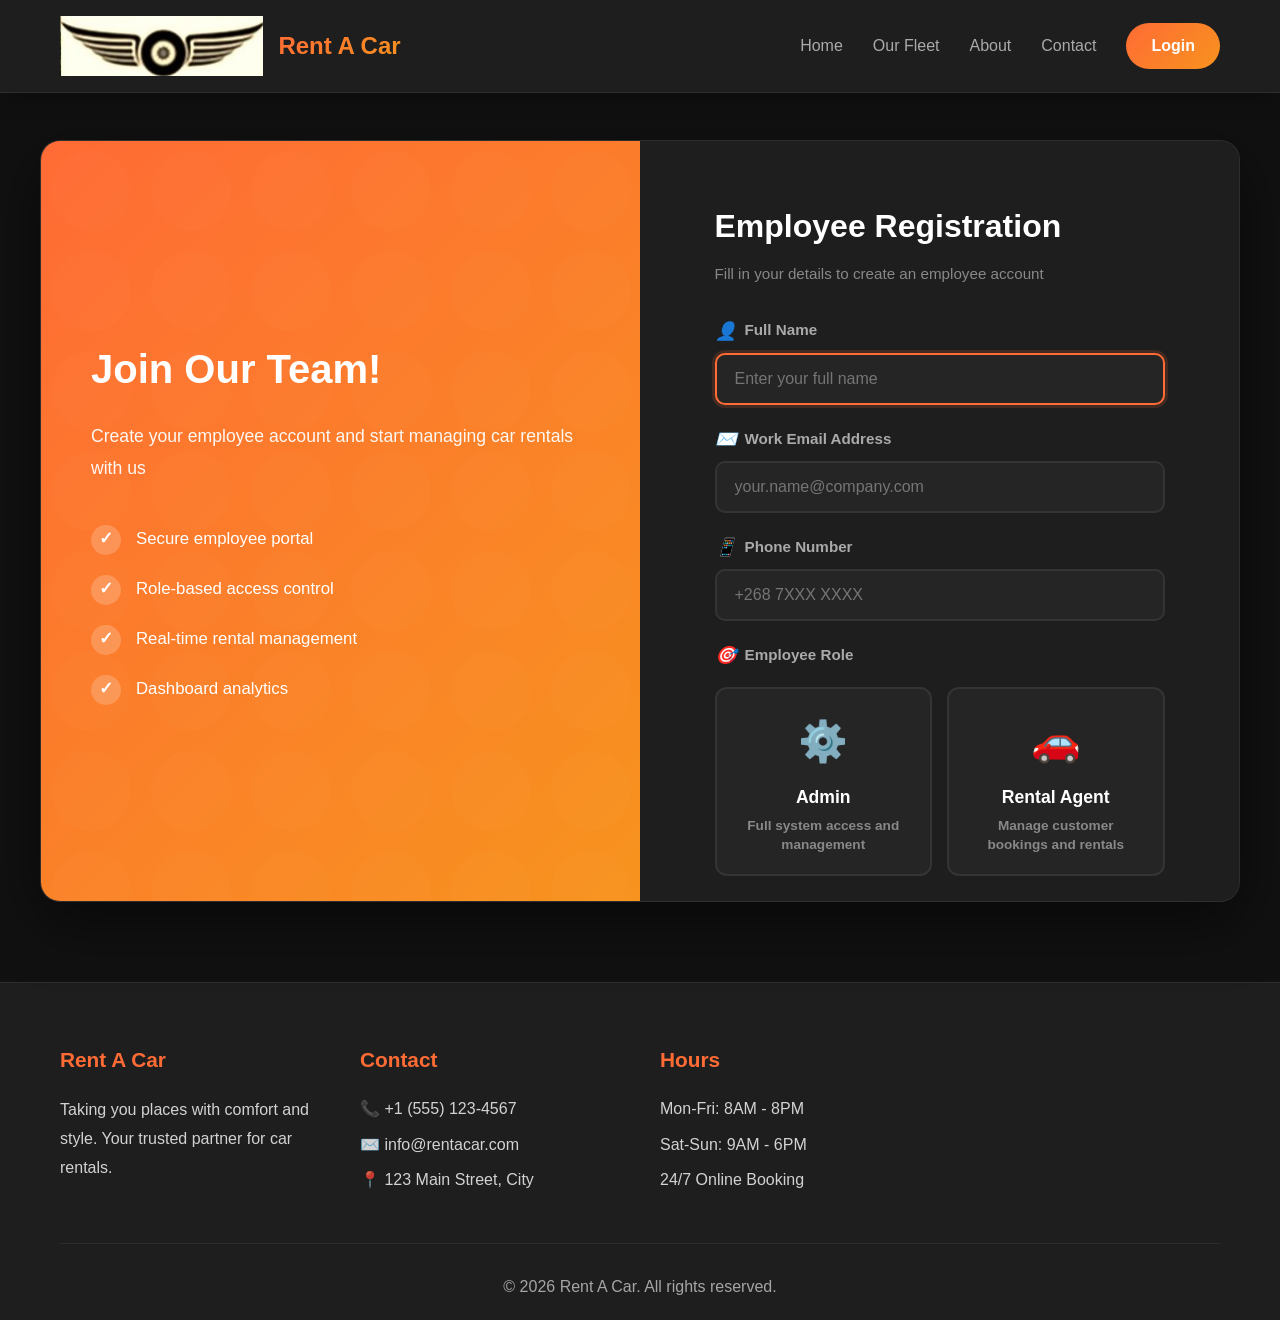
<file: frontend/employee.html>
<!DOCTYPE html>
<html lang="en">
<head>
    <meta charset="UTF-8">
    <meta name="viewport" content="width=device-width, initial-scale=1.0">
    <title>Employee Registration - Rent A Car</title>
    <link rel="stylesheet" href="employee.css">
</head>
<body>
    <!-- Navigation -->
    <nav class="navbar">
        <div class="container">
            <div class="nav-wrapper">
                <div class="logo-container">
                    <img src="daketz.jpg" alt="Rent A Car Logo" class="logo">
                    <span class="brand-name">Rent A Car</span>
                </div>
                <div class="nav-links">
                    <a href="index.html" class="nav-link">Home</a>
                    <a href="index.html#fleet" class="nav-link">Our Fleet</a>
                    <a href="index.html#about" class="nav-link">About</a>
                    <a href="index.html#contact" class="nav-link">Contact</a>
                    <a href="login.html" class="btn-nav">Login</a>
                </div>
                <div class="hamburger">
                    <span></span>
                    <span></span>
                    <span></span>
                </div>
            </div>
        </div>
    </nav>

    <!-- Registration Section -->
    <section class="registration-section">
        <div class="registration-container">
            <div class="registration-left">
                <div class="registration-overlay"></div>
                <div class="registration-content">
                    <h2>Join Our Team!</h2>
                    <p>Create your employee account and start managing car rentals with us</p>
                    <div class="features-list">
                        <div class="feature-item">
                            <span class="feature-icon">✓</span>
                            <span>Secure employee portal</span>
                        </div>
                        <div class="feature-item">
                            <span class="feature-icon">✓</span>
                            <span>Role-based access control</span>
                        </div>
                        <div class="feature-item">
                            <span class="feature-icon">✓</span>
                            <span>Real-time rental management</span>
                        </div>
                        <div class="feature-item">
                            <span class="feature-icon">✓</span>
                            <span>Dashboard analytics</span>
                        </div>
                    </div>
                </div>
            </div>

            <div class="registration-right">
                <div class="registration-form-container">
                    <div class="registration-header">
                        <h1>Employee Registration</h1>
                        <p>Fill in your details to create an employee account</p>
                    </div>

                    <form class="registration-form" id="employeeRegistrationForm" action="../backend/employee.php" method="POST">
                        <!-- Full Name -->
                        <div class="form-group">
                            <label for="fullName">
                                <i class="icon">👤</i>
                                Full Name
                            </label>
                            <input 
                                type="text" 
                                id="fullName" 
                                name="fullName" 
                                placeholder="Enter your full name" 
                                required
                                autocomplete="name"
                            >
                            <span class="error-message" id="fullNameError"></span>
                        </div>

                        <!-- Email -->
                        <div class="form-group">
                            <label for="email">
                                <i class="icon">✉️</i>
                                Work Email Address
                            </label>
                            <input 
                                type="email" 
                                id="email" 
                                name="email" 
                                placeholder="your.name@company.com" 
                                required
                                autocomplete="email"
                            >
                            <span class="error-message" id="emailError"></span>
                        </div>

                        <!-- Phone -->
                        <div class="form-group">
                            <label for="phone">
                                <i class="icon">📱</i>
                                Phone Number
                            </label>
                            <input 
                                type="tel" 
                                id="phone" 
                                name="phone" 
                                placeholder="+268 7XXX XXXX" 
                                required
                                autocomplete="tel"
                            >
                            <span class="error-message" id="phoneError"></span>
                        </div>

                        <!-- Role Selection -->
                        <div class="form-group">
                            <label for="role">
                                <i class="icon">🎯</i>
                                Employee Role
                            </label>
                            <div class="role-selection">
                                <label class="role-option">
                                    <input type="radio" name="role" value="admin" id="roleAdmin" required>
                                    <div class="role-card">
                                        <span class="role-icon">⚙️</span>
                                        <h3>Admin</h3>
                                        <p>Full system access and management</p>
                                    </div>
                                </label>
                                <label class="role-option">
                                    <input type="radio" name="role" value="rental_agent" id="roleAgent" required>
                                    <div class="role-card">
                                        <span class="role-icon">🚗</span>
                                        <h3>Rental Agent</h3>
                                        <p>Manage customer bookings and rentals</p>
                                    </div>
                                </label>
                            </div>
                            <span class="error-message" id="roleError"></span>
                        </div>

                        <!-- Password -->
                        <div class="form-group">
                            <label for="password">
                                <i class="icon">🔒</i>
                                Password
                            </label>
                            <div class="password-wrapper">
                                <input 
                                    type="password" 
                                    id="password" 
                                    name="password" 
                                    placeholder="Create a strong password" 
                                    required
                                    autocomplete="new-password"
                                >
                                <button type="button" class="toggle-password" id="togglePassword">
                                    <span class="eye-icon">👁️</span>
                                </button>
                            </div>
                            <div class="password-strength" id="passwordStrength">
                                <div class="strength-bar">
                                    <div class="strength-fill"></div>
                                </div>
                                <span class="strength-text"></span>
                            </div>
                            <span class="error-message" id="passwordError"></span>
                        </div>

                        <!-- Confirm Password -->
                        <div class="form-group">
                            <label for="confirmPassword">
                                <i class="icon">🔒</i>
                                Confirm Password
                            </label>
                            <div class="password-wrapper">
                                <input 
                                    type="password" 
                                    id="confirmPassword" 
                                    name="confirmPassword" 
                                    placeholder="Re-enter your password" 
                                    required
                                    autocomplete="new-password"
                                >
                                <button type="button" class="toggle-password" id="toggleConfirmPassword">
                                    <span class="eye-icon">👁️</span>
                                </button>
                            </div>
                            <span class="error-message" id="confirmPasswordError"></span>
                        </div>

                        <!-- Terms and Conditions -->
                        <div class="form-group">
                            <label class="terms-checkbox">
                                <input type="checkbox" id="terms" name="terms" required>
                                <span class="checkmark"></span>
                                <span>I agree to the <a href="#" class="link">Terms and Conditions</a> and <a href="#" class="link">Privacy Policy</a></span>
                            </label>
                            <span class="error-message" id="termsError"></span>
                        </div>

                        <button type="submit" class="btn btn-register">
                            <span>Create Employee Account</span>
                            <span class="btn-icon">→</span>
                        </button>

                        <div class="login-link">
                            <p>Already have an account? <a href="login.html">Login Here</a></p>
                        </div>
                    </form>

                    <div class="security-note">
                        <span class="security-icon">🔒</span>
                        <span>Your information is secure and encrypted</span>
                    </div>
                </div>
            </div>
        </div>
    </section>

    <!-- Footer -->
    <footer class="footer">
        <div class="container">
            <div class="footer-content">
                <div class="footer-section">
                    <h4>Rent A Car</h4>
                    <p>Taking you places with comfort and style. Your trusted partner for car rentals.</p>
                </div>
                
                <div class="footer-section">
                    <h4>Contact</h4>
                    <ul>
                        <li>📞 +1 (555) 123-4567</li>
                        <li>✉️ info@rentacar.com</li>
                        <li>📍 123 Main Street, City</li>
                    </ul>
                </div>
                <div class="footer-section">
                    <h4>Hours</h4>
                    <ul>
                        <li>Mon-Fri: 8AM - 8PM</li>
                        <li>Sat-Sun: 9AM - 6PM</li>
                        <li>24/7 Online Booking</li>
                    </ul>
                </div>
            </div>
            <div class="footer-bottom">
                <p>&copy; 2026 Rent A Car. All rights reserved.</p>
            </div>
        </div>
    </footer>

    <script src="employee.js"></script>
</body>
</html>
</file>
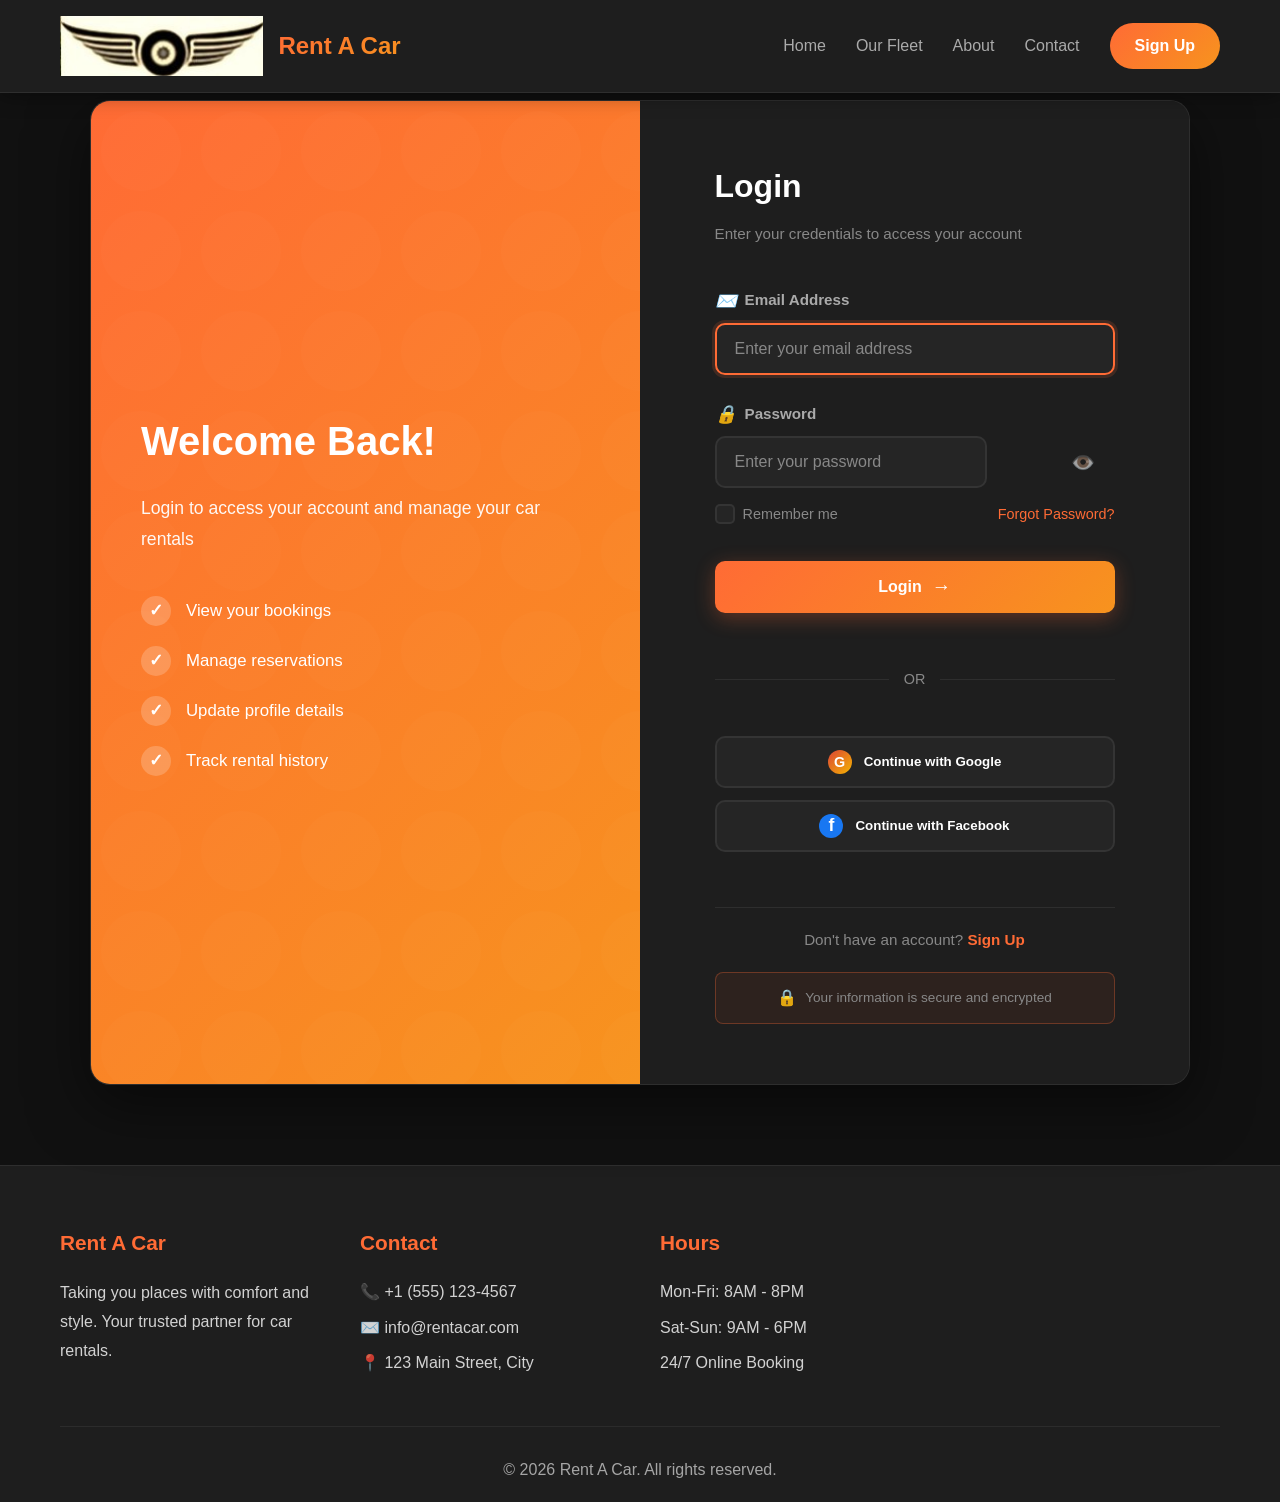
<file: frontend/login.html>
<!DOCTYPE html>
<html lang="en">
<head>
    <meta charset="UTF-8">
    <meta name="viewport" content="width=device-width, initial-scale=1.0">
    <title>Login - Rent A Car</title>
    <link rel="stylesheet" href="login.css">
</head>
<body >
    <!-- Navigation -->
    <nav class="navbar">
        <div class="container">
            <div class="nav-wrapper">
                <div class="logo-container">
                    <img src="daketz.jpg" alt="Rent A Car Logo" class="logo">
                    <span class="brand-name">Rent A Car</span>
                </div>
                <div class="nav-links">
                    <a href="index.html" class="nav-link">Home</a>
                    <a href="index.html#fleet" class="nav-link">Our Fleet</a>
                    <a href="index.html#about" class="nav-link">About</a>
                    <a href="index.html#contact" class="nav-link">Contact</a>
                    <a href="registration_2.html" class="btn-nav">Sign Up</a>
                </div>
                <div class="hamburger">
                    <span></span>
                    <span></span>
                    <span></span>
                </div>
            </div>
        </div>
    </nav>

    <!-- Login Section -->
    <section class="login-section">
        <div class="login-container">
            <div class="login-left">
                <div class="login-overlay"></div>
                <div class="login-content">
                    <h2>Welcome Back!</h2>
                    <p>Login to access your account and manage your car rentals</p>
                    <div class="features-list">
                        <div class="feature-item">
                            <span class="feature-icon">✓</span>
                            <span>View your bookings</span>
                        </div>
                        <div class="feature-item">
                            <span class="feature-icon">✓</span>
                            <span>Manage reservations</span>
                        </div>
                        <div class="feature-item">
                            <span class="feature-icon">✓</span>
                            <span>Update profile details</span>
                        </div>
                        <div class="feature-item">
                            <span class="feature-icon">✓</span>
                            <span>Track rental history</span>
                        </div>
                    </div>
                </div>
            </div>

            <div class="login-right">
                <div class="login-form-container">
                    <div class="login-header">
                        <h1>Login</h1>
                        <p>Enter your credentials to access your account</p>
                    </div>

                    <form class="login-form" id="loginForm" action="/backend/login.php" method="POST" autocomplete="off">
                        <div class="form-group">
                            <label for="email">
                                <i class="icon">✉️</i>
                                Email Address
                            </label>
                            <input 
                                type="email" 
                                id="email" 
                                name="email" 
                                placeholder="Enter your email address" 
                                required
                                autocomplete="off"
                            >
                            <span class="error-message" id="emailError"></span>
                        </div>

                        <div class="form-group">
                            <label for="password">
                                <i class="icon">🔒</i>
                                Password
                            </label>
                            <div class="password-wrapper">
                                <input 
                                    type="password" 
                                    id="password" 
                                    name="password" 
                                    placeholder="Enter your password" 
                                    required
                                    autocomplete="new-password"
                                >
                                <button type="button" class="toggle-password" id="togglePassword">
                                    <span class="eye-icon">👁️</span>
                                </button>
                            </div>
                            <span class="error-message" id="passwordError"></span>
                        </div>

                        <div class="form-options">
                            <label class="remember-me">
                                <input type="checkbox" id="rememberMe" name="rememberMe">
                                <span class="checkmark"></span>
                                <span>Remember me</span>
                            </label>
                            <a href="forgot-password.php" class="forgot-password">Forgot Password?</a>
                        </div>

                        <button type="submit" class="btn btn-login">
                            <span>Login</span>
                            <span class="btn-icon">→</span>
                        </button>

                        <div class="divider">
                            <span>OR</span>
                        </div>

                        <div class="social-login">
                            <button type="button" class="btn-social btn-google">
                                <span class="social-icon">G</span>
                                <span>Continue with Google</span>
                            </button>
                            <button type="button" class="btn-social btn-facebook">
                                <span class="social-icon">f</span>
                                <span>Continue with Facebook</span>
                            </button>
                        </div>

                        <div class="signup-link">
                            <p>Don't have an account? <a href="registration_2.html">Sign Up</a></p>
                        </div>
                    </form>

                    <div class="security-note">
                        <span class="security-icon">🔒</span>
                        <span>Your information is secure and encrypted</span>
                    </div>
                </div>
            </div>
        </div>
    </section>

    <!-- Footer -->
    <footer class="footer">
        <div class="container">
            <div class="footer-content">
                <div class="footer-section">
                    <h4>Rent A Car</h4>
                    <p>Taking you places with comfort and style. Your trusted partner for car rentals.</p>
                </div>
                
                <div class="footer-section">
                    <h4>Contact</h4>
                    <ul>
                        <li>📞 +1 (555) 123-4567</li>
                        <li>✉️ info@rentacar.com</li>
                        <li>📍 123 Main Street, City</li>
                    </ul>
                </div>
                <div class="footer-section">
                    <h4>Hours</h4>
                    <ul>
                        <li>Mon-Fri: 8AM - 8PM</li>
                        <li>Sat-Sun: 9AM - 6PM</li>
                        <li>24/7 Online Booking</li>
                    </ul>
                </div>
            </div>
            <div class="footer-bottom">
                <p>&copy; 2026 Rent A Car. All rights reserved.</p>
            </div>
        </div>
    </footer>

    <script src="login.js"></script>
</body>
</html>
</file>
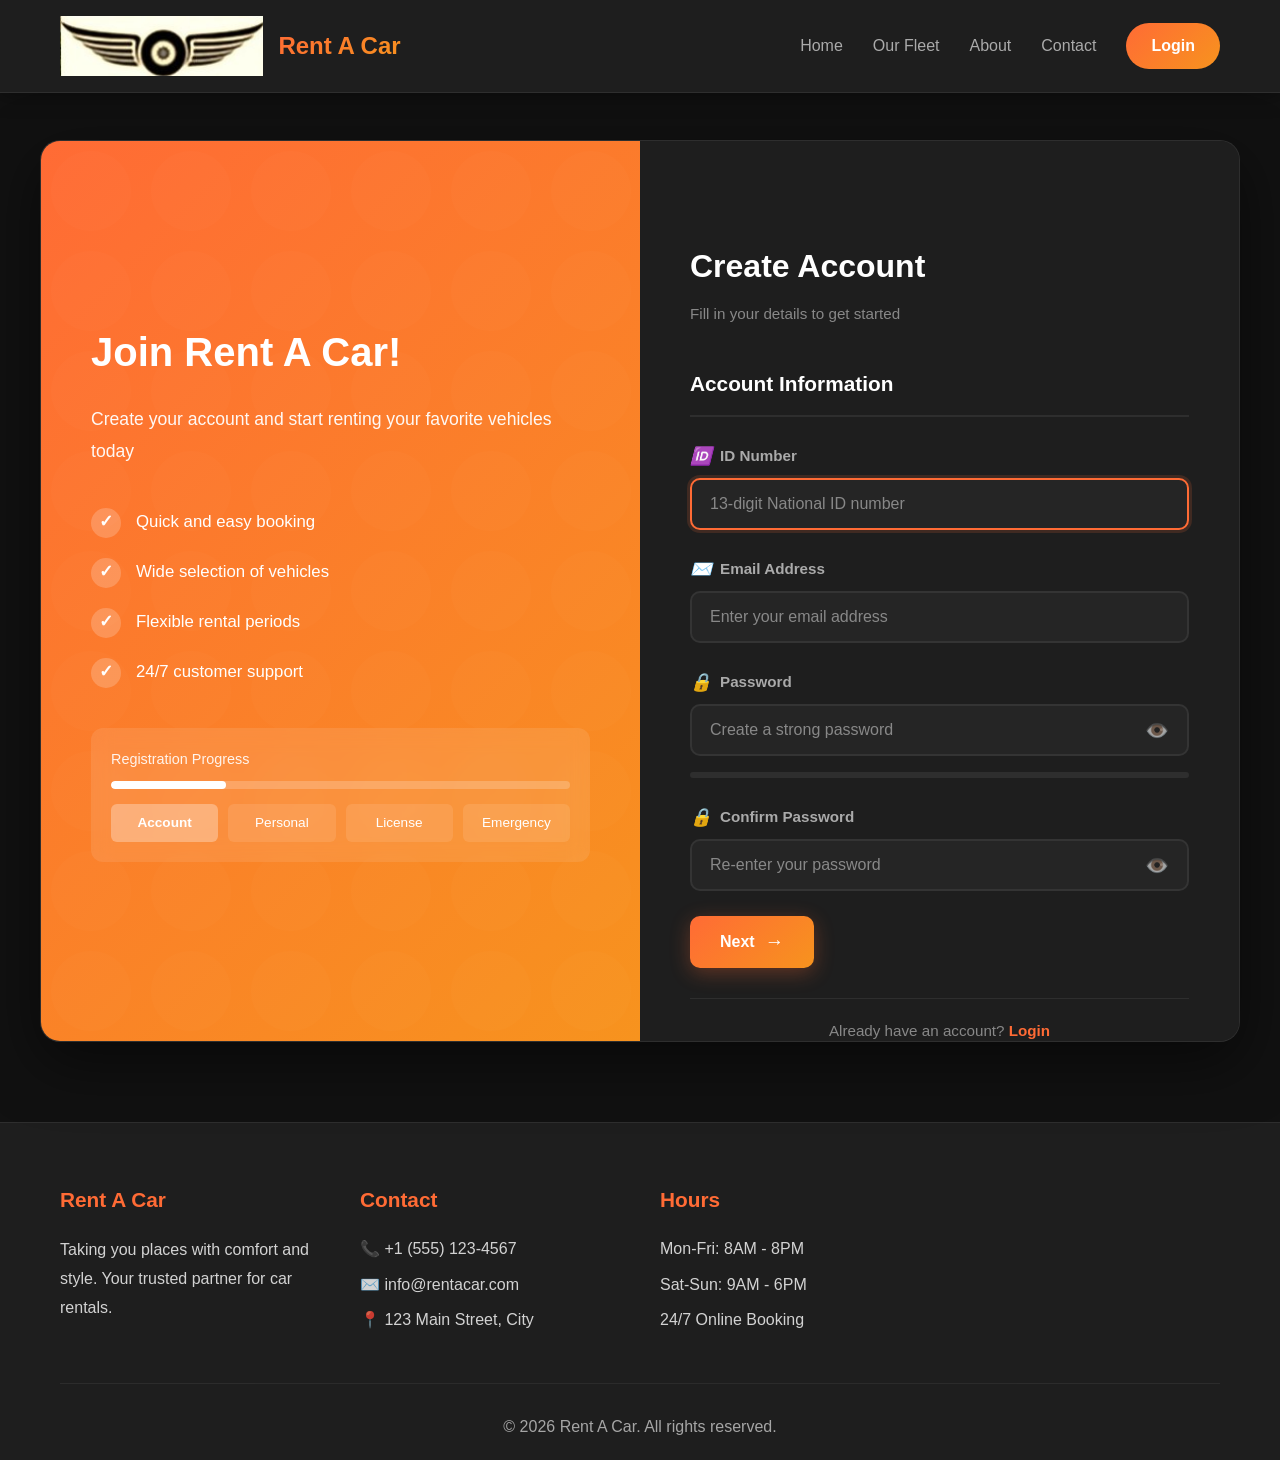
<file: frontend/registration_2.html>
<!DOCTYPE html>
<html lang="en">
<head>
    <meta charset="UTF-8">
    <meta name="viewport" content="width=device-width, initial-scale=1.0">
    <title>Sign Up - Rent A Car</title>
    <link rel="stylesheet" href="registration.css">
</head>
<body>
    <!-- Navigation -->
    <nav class="navbar">
        <div class="container">
            <div class="nav-wrapper">
                <div class="logo-container">
                    <img src="daketz.jpg" alt="Rent A Car Logo" class="logo">
                    <span class="brand-name">Rent A Car</span>
                </div>
                <div class="nav-links">
                    <a href="index.html" class="nav-link">Home</a>
                    <a href="index.html#fleet" class="nav-link">Our Fleet</a>
                    <a href="index.html#about" class="nav-link">About</a>
                    <a href="index.html#contact" class="nav-link">Contact</a>
                    <a href="login.html" class="btn-nav">Login</a>
                </div>
                <div class="hamburger">
                    <span></span>
                    <span></span>
                    <span></span>
                </div>
            </div>
        </div>
    </nav>

    <!-- Registration Section -->
    <section class="registration-section">
        <div class="registration-container">
            <div class="registration-left">
                <div class="registration-overlay"></div>
                <div class="registration-content">
                    <h2>Join Rent A Car!</h2>
                    <p>Create your account and start renting your favorite vehicles today</p>
                    <div class="features-list">
                        <div class="feature-item">
                            <span class="feature-icon">✓</span>
                            <span>Quick and easy booking</span>
                        </div>
                        <div class="feature-item">
                            <span class="feature-icon">✓</span>
                            <span>Wide selection of vehicles</span>
                        </div>
                        <div class="feature-item">
                            <span class="feature-icon">✓</span>
                            <span>Flexible rental periods</span>
                        </div>
                        <div class="feature-item">
                            <span class="feature-icon">✓</span>
                            <span>24/7 customer support</span>
                        </div>
                    </div>
                    <div class="progress-indicator">
                        <div class="progress-text">Registration Progress</div>
                        <div class="progress-bar">
                            <div class="progress-fill" id="progressFill"></div>
                        </div>
                        <div class="progress-steps">
                            <span class="step active" data-step="1">Account</span>
                            <span class="step" data-step="2">Personal</span>
                            <span class="step" data-step="3">License</span>
                            <span class="step" data-step="4">Emergency</span>
                        </div>
                    </div>
                </div>
            </div>

            <div class="registration-right">
                <div class="registration-form-container">
                    <div class="registration-header">
                        <h1>Create Account</h1>
                        <p>Fill in your details to get started</p>
                    </div>

                    <form class="registration-form" id="registrationForm" method="POST" enctype="multipart/form-data" autocomplete="off">
                        <input type="hidden" name="action" value="submit">

                        <!-- Step 1: Account Information -->
                        <div class="form-step active" data-step="1">
                            <h3 class="step-title">Account Information</h3>
                            
                            <div class="form-group">
    <label for="id_number">
        <i class="icon">🆔</i>
        ID Number
    </label>
    <input 
        type="text" 
        id="id_number" 
        name="idNumber" 
        placeholder="13-digit National ID number" 
        maxlength="13"
        inputmode="numeric"
        autocomplete="off"
        required
    >
    <span class="error-message" id="id_numberError"></span>
</div>

<div class="form-group">
    <label for="email">
        
                                    <i class="icon">✉️</i>
                                    Email Address
                                </label>
                                <input 
                                    type="email" 
                                    id="email" 
                                    name="email" 
                                    placeholder="Enter your email address" 
                                    autocomplete="off"
                                    required
                                >
                                <span class="error-message" id="emailError"></span>
                            </div>

                            <div class="form-group">
                                <label for="password">
                                    <i class="icon">🔒</i>
                                    Password
                                </label>
                                <div class="password-wrapper">
                                    <input 
                                        type="password" 
                                        id="password" 
                                        name="password" 
                                        placeholder="Create a strong password" 
                                        required
                                        minlength="8"
                                        autocomplete="new-password"
                                    >
                                    <button type="button" class="toggle-password" id="togglePassword">
                                        <span class="eye-icon">👁️</span>
                                    </button>
                                </div>
                                <div class="password-strength">
                                    <div class="strength-bar" id="strengthBar"></div>
                                </div>
                                <span class="error-message" id="passwordError"></span>
                            </div>

                            <div class="form-group">
                                <label for="confirm">
                                    <i class="icon">🔒</i>
                                    Confirm Password
                                </label>
                                <div class="password-wrapper">
                                    <input 
                                        type="password" 
                                        id="confirm" 
                                        name="confirmPassword" 
                                        placeholder="Re-enter your password" 
                                        required
                                        autocomplete="new-password"
                                    >
                                    <button type="button" class="toggle-password" id="toggleConfirm">
                                        <span class="eye-icon">👁️</span>
                                    </button>
                                </div>
                                <span class="error-message" id="confirmError"></span>
                            </div>

                            <button type="button" class="btn btn-next" data-next="2">
                                <span>Next</span>
                                <span class="btn-icon">→</span>
                            </button>
                        </div>

                        <!-- Step 2: Personal Information -->
                        <div class="form-step" data-step="2">
                            <h3 class="step-title">Personal Information</h3>

                           
                            <div class="form-row">
                                <div class="form-group">
                                    <label for="firstName">
                                        <i class="icon">👤</i>
                                        First Name
                                    </label>
                                    <input 
                                        type="text" 
                                        id="first_name" 
                                        name="firstName" 
                                        placeholder="Your first name" 
                                        autocomplete="off"
                                        required
                                    >
                                </div>

                                <div class="form-group">
                                    <label for="lastName">
                                        <i class="icon">👤</i>
                                        Last Name
                                    </label>
                                    <input 
                                        type="text" 
                                        id="last_name" 
                                        name="lastName" 
                                        placeholder="Your last name" 
                                        autocomplete="off"
                                        required
                                    >
                                </div>
                            </div>

                            <div class="form-group">
                                <label for="phys_address">
                                    <i class="icon">📍</i>
                                    Physical Address
                                </label>
                                <textarea 
                                    id="phys_address" 
                                    name="address" 
                                    placeholder="Your complete physical address" 
                                    required
                                    rows="3"
                                ></textarea>
                            </div>

                            <div class="form-row">
                                <div class="form-group">
                                    <label for="phone">
                                        <i class="icon">📞</i>
                                        Phone Number
                                    </label>
                                    <input 
                                        type="tel" 
                                        id="phone" 
                                        name="phone" 
                                        placeholder="+268..." 
                                        inputmode="numeric"
                                        autocomplete="off"
                                        required
                                    >
                                </div>

                                <div class="form-group">
                                    <label for="work_phone">
                                        <i class="icon">📞</i>
                                        Work Phone
                                    </label>
                                    <input 
                                        type="tel" 
                                        id="work_phone" 
                                        name="workPhone" 
                                        placeholder="+268..." 
                                        inputmode="numeric"
                                        autocomplete="off"
                                        required
                                    >
                                </div>
                            </div>

                            <div class="form-row">
                                <div class="form-group">
                                    <label for="city">
                                        <i class="icon">🏙️</i>
                                        City
                                    </label>
                                    <input 
                                        type="text" 
                                        id="city" 
                                        name="city" 
                                        placeholder="Your city" 
                                        autocomplete="off"
                                        required
                                    >
                                </div>

                                <div class="form-group">
                                    <label for="country">
                                        <i class="icon">🌍</i>
                                        Country
                                    </label>
                                    <select id="country" name="country" required>
                                        <option value="">Select Country</option>
                                        <option value="Eswatini">Eswatini</option>
                                        <option value="South Africa">South Africa</option>
                                        <option value="Botswana">Botswana</option>
                                        <option value="Mozambique">Mozambique</option>
                                        <option value="Zimbabwe">Zimbabwe</option>
                                        <option value="Zambia">Zambia</option>
                                        <option value="Namibia">Namibia</option>
                                    </select>
                                </div>
                            </div>
                            <div class="form-actions">
                                <button type="button" class="btn btn-back" data-prev="1">
                                    <span class="btn-icon">←</span>
                                    <span>Back</span>
                                </button>
                                <button type="button" class="btn btn-next" data-next="3">
                                    <span>Next</span>
                                    <span class="btn-icon">→</span>
                                </button>
                            </div>
                        </div>

                        <!-- Step 3: License Information -->
                        <div class="form-step" data-step="3">
                            <h3 class="step-title">Driver's License</h3>

                             <div class="form-group">
                                <label for="license_number">
                                    <i class="icon">🪪</i>
                                    License Number
                                </label>
                                <input 
                                    type="text" 
                                    id="license_number" 
                                    name="licenseNumber" 
                                    placeholder="Enter your license number" 
                                    autocomplete="off"
                                    required
                                >
                            </div>
                            
                            <div class="form-group">
                                <label for="license_front">
                                    <i class="icon">📄</i>
                                    Upload Front of License
                                </label>
                                <div class="file-upload-area" id="frontUploadArea">
                                    <input 
                                        type="file" 
                                        id="license_front" 
                                        name="licenseFront" 
                                        accept="image/jpeg,image/png"
                                        required
                                    >
                                    <div class="upload-placeholder">
                                        <span class="upload-icon">📸</span>
                                        <span class="upload-text">Click to upload or drag and drop</span>
                                        <span class="upload-hint">PNG or JPG (max. 5MB)</span>
                                    </div>
                                    <div class="preview-container" id="previewFront"></div>
                                </div>
                            </div>

                            <div class="form-group">
                                <label for="license_back">
                                    <i class="icon">📄</i>
                                    Upload Back of License
                                </label>
                                <div class="file-upload-area" id="backUploadArea">
                                    <input 
                                        type="file" 
                                        id="license_back" 
                                        name="licenseBack" 
                                        accept="image/jpeg,image/png"
                                        required
                                    >
                                    <div class="upload-placeholder">
                                        <span class="upload-icon">📸</span>
                                        <span class="upload-text">Click to upload or drag and drop</span>
                                        <span class="upload-hint">PNG or JPG (max. 5MB)</span>
                                    </div>
                                    <div class="preview-container" id="previewBack"></div>
                                </div>
                            </div>

                            <div class="form-actions">
                                <button type="button" class="btn btn-back" data-prev="2">
                                    <span class="btn-icon">←</span>
                                    <span>Back</span>
                                </button>
                                <button type="button" class="btn btn-next" data-next="4">
                                    <span>Next</span>
                                    <span class="btn-icon">→</span>
                                </button>
                            </div>
                        </div>

                        <!-- Step 4: Next of Kin -->
                        <div class="form-step" data-step="4">
                            <h3 class="step-title">Emergency Contact</h3>
                            
                            <div class="form-row">
                                <div class="form-group">
                                    <label for="kin_first">
                                        <i class="icon">👤</i>
                                        First Name
                                    </label>
                                    <input 
                                        type="text" 
                                        id="kin_first" 
                                        name="kinFirstName" 
                                        placeholder="Emergency contact first name" 
                                        required
                                    >
                                </div>

                                <div class="form-group">
                                    <label for="kin_last">
                                        <i class="icon">👤</i>
                                        Last Name
                                    </label>
                                    <input 
                                        type="text" 
                                        id="kin_last" 
                                        name="kinLastName" 
                                        placeholder="Emergency contact last name" 
                                        required
                                    >
                                </div>
                            </div>

                            <div class="form-group">
                                <label for="kin_phone">
                                    <i class="icon">📞</i>
                                    Phone Number
                                </label>
                                <input 
                                    type="tel" 
                                    id="kin_phone" 
                                    name="kinPhone" 
                                    placeholder="+268..." 
                                    inputmode="numeric"
                                    required
                                >
                            </div>

                            <div class="form-group">
                                <label for="kin_address">
                                    <i class="icon">📍</i>
                                    Physical Address
                                </label>
                                <textarea 
                                    id="kin_address" 
                                    name="kinAddress" 
                                    placeholer="Emergency contact address" 
                                    required
                                    rows="3"
                                ></textarea>
                            </div>

                            

                            <div class="form-group">
                                <label class="checkbox-label">
                                    <input type="checkbox" id="terms" name="terms" required>
                                    <span class="checkmark"></span>
                                    <span>I agree to the <a href="#">terms and conditions</a></span>
                                </label>
                            </div>

                            <div class="form-actions">
                                <button type="button" class="btn btn-back" data-prev="3">
                                    <span class="btn-icon">←</span>
                                    <span>Back</span>
                                </button>
                                <button type="submit" class="btn btn-submit">
                                    <span>Complete Registration</span>
                                    <span class="btn-icon">✓</span>
                                </button>
                            </div>
                        </div>

                        <div class="login-link">
                            <p>Already have an account? <a href="login.html">Login</a></p>
                        </div>
                    </form>

                    <div class="security-note">
                        <span class="security-icon">🔒</span>
                        <span>Your information is secure and encrypted</span>
                    </div>
                </div>
            </div>
        </div>
    </section>

    <!-- Footer -->
    <footer class="footer">
        <div class="container">
            <div class="footer-content">
                <div class="footer-section">
                    <h4>Rent A Car</h4>
                    <p>Taking you places with comfort and style. Your trusted partner for car rentals.</p>
                </div>
                
                <div class="footer-section">
                    <h4>Contact</h4>
                    <ul>
                        <li>📞 +1 (555) 123-4567</li>
                        <li>✉️ info@rentacar.com</li>
                        <li>📍 123 Main Street, City</li>
                    </ul>
                </div>
                <div class="footer-section">
                    <h4>Hours</h4>
                    <ul>
                        <li>Mon-Fri: 8AM - 8PM</li>
                        <li>Sat-Sun: 9AM - 6PM</li>
                        <li>24/7 Online Booking</li>
                    </ul>
                </div>
            </div>
            <div class="footer-bottom">
                <p>&copy; 2026 Rent A Car. All rights reserved.</p>
            </div>
        </div>
    </footer>

    <script src="registration.js"></script>
</body>
</html>
</file>
<file: frontend/booking.css>
/* Reset and Base Styles */
* {
    margin: 0;
    padding: 0;
    box-sizing: border-box;
}

:root {
    --primary-orange: #ff6b35;
    --secondary-orange: #f7931e;
    --dark-orange: #e85d24;
    --black: #1a1a1a;
    --light-black: #2d2d2d;
    --white: #ffffff;
    --light-gray: #f5f5f5;
    --gray: #666666;
    --success: #4caf50;
    --error: #f44336;
}

body {
    font-family: 'Segoe UI', Tahoma, Geneva, Verdana, sans-serif;
    line-height: 1.6;
    color: var(--black);
    overflow-x: hidden;
    background: var(--light-gray);
}

.container {
    max-width: 1200px;
    margin: 0 auto;
    padding: 0 20px;
}

/* Navigation */
.navbar {
    background: var(--white);
    box-shadow: 0 2px 10px rgba(0, 0, 0, 0.1);
    position: fixed;
    width: 100%;
    top: 0;
    z-index: 1000;
    transition: all 0.3s ease;
}

.nav-wrapper {
    display: flex;
    justify-content: space-between;
    align-items: center;
    padding: 1rem 0;
}

.logo-container {
    display: flex;
    align-items: center;
    gap: 15px;
}

.logo {
    height: 60px;
    width: auto;
    object-fit: contain;
}

.brand-name {
    font-size: 1.5rem;
    font-weight: 700;
    color: var(--black);
    background: linear-gradient(135deg, var(--primary-orange), var(--secondary-orange));
    -webkit-background-clip: text;
    -webkit-text-fill-color: transparent;
    background-clip: text;
}

.nav-links {
    display: flex;
    align-items: center;
    gap: 30px;
}

.nav-link {
    color: var(--black);
    text-decoration: none;
    font-weight: 500;
    transition: color 0.3s ease;
    position: relative;
}

.nav-link::after {
    content: '';
    position: absolute;
    bottom: -5px;
    left: 0;
    width: 0;
    height: 2px;
    background: var(--primary-orange);
    transition: width 0.3s ease;
}

.nav-link:hover::after {
    width: 100%;
}

.nav-link:hover {
    color: var(--primary-orange);
}

.btn-nav {
    background: linear-gradient(135deg, var(--primary-orange), var(--secondary-orange));
    color: var(--white);
    padding: 10px 25px;
    border-radius: 25px;
    text-decoration: none;
    font-weight: 600;
    transition: transform 0.3s ease, box-shadow 0.3s ease;
}

.btn-nav:hover {
    transform: translateY(-2px);
    box-shadow: 0 5px 15px rgba(255, 107, 53, 0.4);
}

.hamburger {
    display: none;
    flex-direction: column;
    cursor: pointer;
    gap: 5px;
}

.hamburger span {
    width: 25px;
    height: 3px;
    background: var(--black);
    transition: all 0.3s ease;
}

/* Booking Header */
.booking-header {
    margin-top: 80px;
    height: 300px;
    background: linear-gradient(135deg, var(--primary-orange), var(--secondary-orange));
    display: flex;
    align-items: center;
    justify-content: center;
    position: relative;
    overflow: hidden;
}

.booking-header::before {
    content: '';
    position: absolute;
    top: 0;
    left: 0;
    right: 0;
    bottom: 0;
    background: url('data:image/svg+xml,<svg xmlns="http://www.w3.org/2000/svg" viewBox="0 0 1440 320"><path fill="%23ffffff" fill-opacity="0.1" d="M0,96L48,112C96,128,192,160,288,160C384,160,480,128,576,112C672,96,768,96,864,112C960,128,1056,160,1152,160C1248,160,1344,128,1392,112L1440,96L1440,320L1392,320C1344,320,1248,320,1152,320C1056,320,960,320,864,320C768,320,672,320,576,320C480,320,384,320,288,320C192,320,96,320,48,320L0,320Z"></path></svg>') no-repeat bottom;
    background-size: cover;
}

.header-overlay {
    position: absolute;
    top: 0;
    left: 0;
    right: 0;
    bottom: 0;
    background: rgba(0, 0, 0, 0.1);
}

.header-title {
    position: relative;
    z-index: 2;
    font-size: 3rem;
    color: var(--white);
    text-align: center;
    font-weight: 800;
    margin-bottom: 10px;
    text-shadow: 2px 2px 4px rgba(0, 0, 0, 0.2);
}

.header-subtitle {
    position: relative;
    z-index: 2;
    font-size: 1.2rem;
    color: var(--white);
    text-align: center;
    opacity: 0.95;
}

/* Booking Section */
.booking-section {
    padding: 60px 0 80px;
}

.booking-container {
    max-width: 900px;
    margin: 0 auto;
}

/* Progress Steps */
.progress-steps {
    display: flex;
    align-items: center;
    justify-content: space-between;
    margin-bottom: 50px;
    background: var(--white);
    padding: 30px;
    border-radius: 15px;
    box-shadow: 0 5px 20px rgba(0, 0, 0, 0.1);
}

.step {
    display: flex;
    flex-direction: column;
    align-items: center;
    gap: 10px;
    position: relative;
}

.step-number {
    width: 50px;
    height: 50px;
    border-radius: 50%;
    background: var(--light-gray);
    color: var(--gray);
    display: flex;
    align-items: center;
    justify-content: center;
    font-weight: 700;
    font-size: 1.2rem;
    transition: all 0.3s ease;
}

.step.active .step-number {
    background: linear-gradient(135deg, var(--primary-orange), var(--secondary-orange));
    color: var(--white);
    box-shadow: 0 5px 15px rgba(255, 107, 53, 0.4);
    transform: scale(1.1);
}

.step.completed .step-number {
    background: var(--success);
    color: var(--white);
}

.step-label {
    font-size: 0.9rem;
    font-weight: 600;
    color: var(--gray);
    transition: all 0.3s ease;
}

.step.active .step-label {
    color: var(--primary-orange);
}

.step-line {
    flex: 1;
    height: 3px;
    background: var(--light-gray);
    position: relative;
    top: -20px;
}

.step.active ~ .step-line {
    background: var(--light-gray);
}

.step.completed + .step-line {
    background: linear-gradient(135deg, var(--primary-orange), var(--secondary-orange));
}

/* Booking Form */
.booking-form {
    background: var(--white);
    padding: 50px;
    border-radius: 20px;
    box-shadow: 0 10px 40px rgba(0, 0, 0, 0.1);
}

.form-step {
    display: none;
}

.form-step.active {
    display: block;
    animation: fadeInUp 0.5s ease;
}

.step-title {
    font-size: 2rem;
    margin-bottom: 10px;
    color: var(--black);
    display: flex;
    align-items: center;
    gap: 15px;
}

.step-title .icon {
    font-size: 2.5rem;
}

.step-description {
    color: var(--gray);
    margin-bottom: 30px;
    font-size: 1.1rem;
}

.form-row {
    display: grid;
    grid-template-columns: repeat(2, 1fr);
    gap: 20px;
    margin-bottom: 20px;
}

.form-group {
    display: flex;
    flex-direction: column;
    gap: 8px;
}

.form-group label {
    font-weight: 600;
    color: var(--black);
    font-size: 0.95rem;
}

.required {
    color: var(--primary-orange);
}

.form-group input,
.form-group select {
    padding: 15px;
    border: 2px solid #e0e0e0;
    border-radius: 10px;
    font-size: 1rem;
    transition: all 0.3s ease;
    background: var(--white);
    font-family: inherit;
}

.form-group input:focus,
.form-group select:focus {
    outline: none;
    border-color: var(--primary-orange);
    box-shadow: 0 0 0 3px rgba(255, 107, 53, 0.1);
}

.form-group input:disabled,
.form-group select:disabled {
    background: var(--light-gray);
    cursor: not-allowed;
}

/* Rental Summary */
.rental-summary {
    background: linear-gradient(135deg, rgba(255, 107, 53, 0.1), rgba(247, 147, 30, 0.1));
    padding: 25px;
    border-radius: 15px;
    margin: 30px 0;
    border-left: 4px solid var(--primary-orange);
}

.rental-summary h3 {
    color: var(--black);
    margin-bottom: 15px;
    font-size: 1.3rem;
}

.summary-item {
    display: flex;
    justify-content: space-between;
    padding: 10px 0;
    border-bottom: 1px solid rgba(0, 0, 0, 0.1);
}

.summary-item:last-child {
    border-bottom: none;
}

.summary-item span {
    color: var(--gray);
    font-size: 1rem;
}

.summary-item strong {
    color: var(--primary-orange);
    font-size: 1.2rem;
}

/* Review Section */
.review-section {
    margin-bottom: 30px;
    padding: 25px;
    background: var(--light-gray);
    border-radius: 15px;
}

.review-section h3 {
    color: var(--black);
    margin-bottom: 20px;
    font-size: 1.4rem;
    border-bottom: 2px solid var(--primary-orange);
    padding-bottom: 10px;
}

.review-grid {
    display: grid;
    grid-template-columns: repeat(2, 1fr);
    gap: 20px;
}

.review-item {
    display: flex;
    flex-direction: column;
    gap: 5px;
}

.review-label {
    font-weight: 600;
    color: var(--gray);
    font-size: 0.9rem;
    text-transform: uppercase;
}

.review-value {
    color: var(--black);
    font-size: 1.1rem;
    word-break: break-word;
}

/* Terms Section */
.terms-section {
    background: var(--light-gray);
    padding: 25px;
    border-radius: 15px;
    margin: 30px 0;
}

.checkbox-label {
    display: flex;
    align-items: center;
    gap: 12px;
    cursor: pointer;
    font-weight: 500;
    color: var(--black);
}

.checkbox-label input[type="checkbox"] {
    width: 20px;
    height: 20px;
    cursor: pointer;
    accent-color: var(--primary-orange);
}

.terms-link {
    color: var(--primary-orange);
    text-decoration: none;
    font-weight: 600;
    transition: color 0.3s ease;
}

.terms-link:hover {
    text-decoration: underline;
}

/* Form Navigation */
.form-navigation {
    display: flex;
    gap: 15px;
    margin-top: 30px;
    justify-content: space-between;
}

.btn {
    padding: 15px 40px;
    border: none;
    border-radius: 10px;
    font-size: 1rem;
    font-weight: 600;
    cursor: pointer;
    transition: all 0.3s ease;
    display: flex;
    align-items: center;
    gap: 8px;
}

.btn-next,
.btn-submit {
    background: linear-gradient(135deg, var(--primary-orange), var(--secondary-orange));
    color: var(--white);
    box-shadow: 0 5px 20px rgba(255, 107, 53, 0.3);
}

.btn-next:hover,
.btn-submit:hover {
    transform: translateY(-3px);
    box-shadow: 0 8px 25px rgba(255, 107, 53, 0.5);
}

.btn-back {
    background: transparent;
    color: var(--black);
    border: 2px solid var(--gray);
}

.btn-back:hover {
    background: var(--light-gray);
    border-color: var(--primary-orange);
    color: var(--primary-orange);
}

/* Validation Error Modal */
.validation-error-modal {
    position: fixed;
    top: 0;
    left: 0;
    width: 100%;
    height: 100%;
    display: flex;
    align-items: center;
    justify-content: center;
    z-index: 9999;
    opacity: 1;
    visibility: visible;
    transition: all 0.3s ease;
}

.validation-error-modal.hidden {
    opacity: 0;
    visibility: hidden;
    pointer-events: none;
}

.modal-backdrop {
    position: absolute;
    top: 0;
    left: 0;
    width: 100%;
    height: 100%;
    background: rgba(0, 0, 0, 0.85);
    z-index: 1;
}

.modal-content {
    position: relative;
    z-index: 2;
    background: var(--white);
    border-radius: 15px;
    box-shadow: 0 20px 60px rgba(0, 0, 0, 0.7);
    max-width: 500px;
    width: 90%;
    animation: modalBounce 0.4s ease;
    overflow: hidden;
}
    

@keyframes modalBounce {
    0% {
        transform: scale(0.7) translateY(-50px);
        opacity: 0;
    }
    50% {
        transform: scale(1.05);
    }
    100% {
        transform: scale(1) translateY(0);
        opacity: 1;
    }
}

.modal-header {
    background: linear-gradient(135deg, var(--error), #d32f2f);
    color: var(--white);
    padding: 25px;
    text-align: center;
    border-bottom: none;
}

.modal-header h3 {
    margin: 0;
    font-size: 1.4rem;
    font-weight: 700;
}

.modal-body {
    padding: 30px 25px;
    text-align: center;
    min-height: 80px;
    display: flex;
    align-items: center;
    justify-content: center;
    color: #1a1a1a;
}

#errorMessage {
    font-size: 1.1rem;
    line-height: 1.8;
    margin: 0;
    font-weight: 500;
    color: #1a1a1a;
}
.modal-footer {
    padding: 25px;
    text-align: center;
    background: var(--light-gray);
    border-top: 1px solid #e0e0e0;
}

.btn-ok {
    background: linear-gradient(135deg, var(--primary-orange), var(--secondary-orange));
    color: var(--white);
    border: none;
    padding: 15px 60px;
    border-radius: 8px;
    font-size: 1.1rem;
    font-weight: 700;
    cursor: pointer;
    transition: all 0.3s ease;
}

.btn-ok:hover {
    transform: translateY(-2px);
    box-shadow: 0 5px 15px rgba(255, 107, 53, 0.4);
}

.btn-ok:active {
    transform: translateY(0);
}

/* Footer */
.footer {
    background: var(--black);
    color: var(--white);
    padding: 60px 0 20px;
    margin-top: 80px;
}

.footer-content {
    display: grid;
    grid-template-columns: repeat(4, 1fr);
    gap: 40px;
    margin-bottom: 40px;
}

.footer-section h4 {
    font-size: 1.3rem;
    margin-bottom: 20px;
    color: var(--primary-orange);
}

.footer-section p {
    line-height: 1.8;
    opacity: 0.8;
}

.footer-section ul {
    list-style: none;
}

.footer-section ul li {
    margin-bottom: 10px;
    opacity: 0.8;
}

.footer-section ul li a {
    color: var(--white);
    text-decoration: none;
    transition: color 0.3s ease;
}

.footer-section ul li a:hover {
    color: var(--primary-orange);
}

.footer-bottom {
    text-align: center;
    padding-top: 30px;
    border-top: 1px solid rgba(255, 255, 255, 0.1);
    opacity: 0.6;
}

/* Animations */
@keyframes fadeInUp {
    from {
        opacity: 0;
        transform: translateY(30px);
    }
    to {
        opacity: 1;
        transform: translateY(0);
    }
}

@keyframes pulse {
    0%, 100% {
        transform: scale(1);
    }
    50% {
        transform: scale(1.05);
    }
}

/* Notification */
.notification {
    position: fixed;
    top: 100px;
    right: 20px;
    background: var(--primary-orange);
    color: var(--white);
    padding: 20px 30px;
    border-radius: 10px;
    box-shadow: 0 5px 20px rgba(0, 0, 0, 0.3);
    z-index: 10000;
    animation: slideInRight 0.3s ease;
    display: flex;
    align-items: center;
    gap: 15px;
    max-width: 400px;
}

.notification.success {
    background: var(--success);
}

.notification.error {
    background: var(--error);
}

.notification-close {
    background: none;
    border: none;
    color: var(--white);
    font-size: 1.5rem;
    cursor: pointer;
    padding: 0;
    line-height: 1;
}

@keyframes slideInRight {
    from {
        transform: translateX(400px);
        opacity: 0;
    }
    to {
        transform: translateX(0);
        opacity: 1;
    }
}

@keyframes slideOutRight {
    from {
        transform: translateX(0);
        opacity: 1;
    }
    to {
        transform: translateX(400px);
        opacity: 0;
    }
}

/* Responsive Design */
@media (max-width: 968px) {
    .nav-links {
        position: fixed;
        left: -100%;
        top: 80px;
        flex-direction: column;
        background: var(--white);
        width: 100%;
        text-align: center;
        transition: 0.3s;
        box-shadow: 0 10px 27px rgba(0, 0, 0, 0.05);
        padding: 30px 0;
    }

    .nav-links.active {
        left: 0;
    }

    .hamburger {
        display: flex;
    }

    .header-title {
        font-size: 2rem;
    }

    .progress-steps {
        overflow-x: auto;
        padding: 20px;
    }

    .step-label {
        font-size: 0.8rem;
    }

    .booking-form {
        padding: 30px 20px;
    }

    .form-row,
    .review-grid {
        grid-template-columns: 1fr;
    }

    .footer-content {
        grid-template-columns: repeat(2, 1fr);
    }
}

@media (max-width: 640px) {
    .header-title {
        font-size: 1.5rem;
    }

    .step-number {
        width: 40px;
        height: 40px;
        font-size: 1rem;
    }

    .step-label {
        display: none;
    }

    .footer-content {
        grid-template-columns: 1fr;
    }

    .form-navigation {
        flex-direction: column;
    }

    .btn {
        width: 100%;
        justify-content: center;
    }

    .modal-content {
        width: 95%;
    }
}

/* Vehicle Confirmation Section (Step 0) */
.vehicle-confirmation {
    display: grid;
    grid-template-columns: 1fr 1fr;
    gap: 30px;
    background: var(--white);
    border-radius: 15px;
    overflow: hidden;
    box-shadow: 0 5px 20px rgba(0, 0, 0, 0.1);
    margin: 30px 0;
}

.vehicle-confirmation-image {
    height: 400px;
    overflow: hidden;
}

.vehicle-confirmation-image img {
    width: 100%;
    height: 100%;
    object-fit: cover;
}

.vehicle-confirmation-details {
    padding: 30px;
    display: flex;
    flex-direction: column;
    gap: 20px;
}

.vehicle-confirmation-details h3 {
    font-size: 2rem;
    color: var(--black);
    margin: 0;
}

.vehicle-category {
    color: var(--primary-orange);
    font-weight: 600;
    text-transform: uppercase;
    font-size: 0.9rem;
}

.vehicle-specs-display {
    display: grid;
    grid-template-columns: repeat(2, 1fr);
    gap: 15px;
    padding: 20px;
    background: var(--light-gray);
    border-radius: 10px;
}

.spec-display-item {
    display: flex;
    align-items: center;
    gap: 10px;
    font-size: 0.95rem;
    color: var(--black);
}

.spec-icon {
    font-size: 1.3rem;
}

.vehicle-features-display {
    flex: 1;
}

.vehicle-features-display h4 {
    font-size: 1.1rem;
    margin-bottom: 15px;
    color: var(--black);
}

.vehicle-features-display ul {
    list-style: none;
    display: grid;
    grid-template-columns: repeat(2, 1fr);
    gap: 10px;
}

.vehicle-features-display ul li {
    display: flex;
    align-items: center;
    gap: 8px;
    font-size: 0.9rem;
    color: var(--gray);
}

.vehicle-features-display ul li::before {
    content: '✓';
    color: var(--primary-orange);
    font-weight: 800;
    font-size: 1.1rem;
}

.vehicle-price-display {
    display: flex;
    justify-content: space-between;
    align-items: center;
    padding: 20px;
    background: linear-gradient(135deg, rgba(255, 107, 53, 0.1), rgba(247, 147, 30, 0.1));
    border-radius: 10px;
    border-left: 4px solid var(--primary-orange);
}

.price-label {
    font-size: 1rem;
    color: var(--gray);
    font-weight: 600;
}

.price-amount {
    font-size: 2.5rem;
    color: var(--primary-orange);
    font-weight: 800;
}

.change-vehicle-section {
    text-align: center;
    padding: 20px;
    background: var(--light-gray);
    border-radius: 10px;
    margin: 20px 0;
}

.change-vehicle-section p {
    margin: 0;
    color: var(--gray);
}

.change-vehicle-link {
    color: var(--primary-orange);
    text-decoration: none;
    font-weight: 600;
    transition: all 0.3s ease;
}

.change-vehicle-link:hover {
    text-decoration: underline;
    color: var(--dark-orange);
}

/* Additional responsive styles for vehicle confirmation */
@media (max-width: 968px) {
    .vehicle-confirmation {
        grid-template-columns: 1fr;
    }

    .vehicle-confirmation-image {
        height: 300px;
    }

    .vehicle-features-display ul {
        grid-template-columns: 1fr;
    }

    .vehicle-specs-display {
        grid-template-columns: 1fr;
    }
}

@media (max-width: 640px) {
    .vehicle-confirmation-details {
        padding: 20px;
    }

    .vehicle-confirmation-details h3 {
        font-size: 1.5rem;
    }

    .price-amount {
        font-size: 2rem;
    }
}

/* ── Profile Avatar & Dropdown (matches index/vehicles navbar) ── */
.profile-nav {
    position: relative;
    display: flex;
    flex-direction: column;
    align-items: center;
    cursor: pointer;
    margin-left: auto;
    padding-left: 20px;
}

.profile-avatar {
    width: 52px;
    height: 52px;
    border-radius: 50%;
    overflow: hidden;
    border: 3px solid white;
    box-shadow: 0 4px 15px rgba(255, 107, 53, 0.4);
    display: flex;
    align-items: center;
    justify-content: center;
    transition: transform 0.2s ease, box-shadow 0.2s ease;
    cursor: pointer;
}

.profile-avatar:hover {
    transform: scale(1.08);
    box-shadow: 0 6px 20px rgba(255, 107, 53, 0.6);
}

.profile-firstname {
    font-size: 0.7rem;
    color: white;
    margin-top: 2px;
    font-weight: 500;
}

.profile-dropdown {
    display: none;
    position: absolute;
    top: calc(100% + 10px);
    right: 0;
    background: white;
    border-radius: 10px;
    box-shadow: 0 8px 30px rgba(0, 0, 0, 0.15);
    min-width: 180px;
    z-index: 9999;
    overflow: hidden;
}

.profile-dropdown.open {
    display: block;
}

.profile-dropdown a,
.profile-dropdown button {
    display: flex;
    align-items: center;
    gap: 10px;
    width: 100%;
    padding: 12px 18px;
    text-decoration: none;
    color: #333;
    font-size: 0.9rem;
    background: none;
    border: none;
    cursor: pointer;
    text-align: left;
    transition: background 0.2s;
}

.profile-dropdown a:hover,
.profile-dropdown button:hover {
    background: #f9f9f9;
    color: #ff6b35;
}

.profile-dropdown .dropdown-divider {
    height: 1px;
    background: #eee;
    margin: 4px 0;
}

.profile-dropdown .logout-btn {
    color: #e53935;
}

.profile-dropdown .logout-btn:hover {
    background: #fff5f5;
    color: #e53935;
}

input.autofilled {
    background-color: #f5f5f5;
    color: #555;
    cursor: not-allowed;
    border-color: #ddd;
}
input.autofilled:focus {
    outline: none;
    box-shadow: none;
    border-color: #ddd;
}

/* ============================================================
   DARK THEME OVERRIDES — matches vehicles.css dark palette
   Paste at the END of booking.css
   ============================================================ */

:root {
    --dark: #111111;
    --panel: #1e1e1e;
    --card: #252525;
    --border: rgba(255,255,255,0.07);
    --border-orange: rgba(255, 107, 53, 0.3);
    --orange-glow: rgba(255, 107, 53, 0.15);
    --text-muted: #888888;
    --text-secondary: #aaaaaa;
    --light-gray: #1e1e1e;
    --gray: #888888;
    --black: #f0f0f0;
    --white: #ffffff;
}

body {
    background: var(--dark);
    color: var(--white);
}

/* Navbar */
.navbar {
    background: var(--panel);
    border-bottom: 1px solid var(--border);
    box-shadow: 0 2px 20px rgba(0, 0, 0, 0.4);
}

.nav-link {
    color: var(--text-secondary);
}

.hamburger span {
    background: var(--white);
}

.nav-links {
    background: var(--panel);
}

/* Booking header */
.booking-header {
    background: linear-gradient(135deg, #1a1a1a 0%, rgba(255, 107, 53, 0.15) 100%);
    border-bottom: 1px solid var(--border-orange);
}

/* Progress steps */
.progress-steps {
    background: var(--panel);
    border: 1px solid var(--border);
    box-shadow: 0 5px 20px rgba(0, 0, 0, 0.35);
}

.step-number {
    background: var(--card);
    color: var(--text-muted);
}

.step-line {
    background: var(--border);
}

/* Booking form */
.booking-form {
    background: var(--panel);
    border: 1px solid var(--border);
    box-shadow: 0 10px 40px rgba(0, 0, 0, 0.4);
}

.step-title {
    color: var(--white);
}

.step-description {
    color: var(--text-muted);
}

.form-group label {
    color: var(--text-secondary);
}

.form-group input,
.form-group select {
    background: var(--card);
    border-color: var(--border);
    color: var(--white);
}

.form-group input::placeholder {
    color: var(--text-muted);
}

.form-group input:focus,
.form-group select:focus {
    border-color: var(--primary-orange);
    box-shadow: 0 0 0 3px var(--orange-glow);
}

.form-group input:disabled,
.form-group select:disabled {
    background: #1a1a1a;
    color: var(--text-muted);
}

/* Select option dropdown background */
.form-group select option {
    background: var(--card);
    color: var(--white);
}

/* Rental summary */
.rental-summary {
    background: rgba(255, 107, 53, 0.07);
    border-left-color: var(--primary-orange);
}

.rental-summary h3 {
    color: var(--white);
}

.summary-item {
    border-bottom-color: var(--border);
}

.summary-item span {
    color: var(--text-muted);
}

/* Review sections */
.review-section {
    background: var(--card);
    border: 1px solid var(--border);
}

.review-section h3 {
    color: var(--white);
    border-bottom-color: var(--primary-orange);
}

/* Vehicle confirmation card */
.vehicle-confirmation {
    background: var(--panel);
    border: 1px solid var(--border);
    box-shadow: 0 5px 20px rgba(0, 0, 0, 0.35);
}

.vehicle-confirmation-details h3 {
    color: var(--white);
}

.vehicle-specs-display {
    background: var(--dark);
    border: 1px solid var(--border);
}

.spec-display-item {
    color: var(--text-secondary);
}

.vehicle-features-display h4 {
    color: var(--white);
}

.vehicle-features-display ul li {
    color: var(--text-muted);
}

.vehicle-price-display {
    background: rgba(255, 107, 53, 0.07);
    border-left-color: var(--primary-orange);
}

.price-label {
    color: var(--text-muted);
}

.change-vehicle-section {
    background: var(--card);
    border: 1px solid var(--border);
}

.change-vehicle-section p {
    color: var(--text-muted);
}

/* Footer */
.footer {
    background: var(--panel);
    border-top: 1px solid var(--border);
}
</file>
<file: frontend/styles.css>
/* Reset and Base Styles */
* {
    margin: 0;
    padding: 0;
    box-sizing: border-box;
}

:root {
    --primary-orange: #ff6b35;
    --secondary-orange: #f7931e;
    --dark-orange: #e85d24;
    --black: #1a1a1a;
    --light-black: #2d2d2d;
    --white: #ffffff;
    --light-gray: #f5f5f5;
    --gray: #666666;
}

body {
    font-family: 'Segoe UI', Tahoma, Geneva, Verdana, sans-serif;
    line-height: 1.6;
    color: var(--black);
    overflow-x: hidden;
    background: #111111;
}

.container {
    max-width: 1200px;
    margin: 0 auto;
    padding: 0 20px;
}

/* Navigation */
.navbar {
    background: var(--white);
    box-shadow: 0 2px 10px rgba(0, 0, 0, 0.1);
    position: fixed;
    width: 100%;
    top: 0;
    z-index: 1000;
    transition: all 0.3s ease;
}

.nav-wrapper {
    display: flex;
    justify-content: space-between;
    align-items: center;
    padding: 1rem 0;
}

.logo-container {
    display: flex;
    align-items: center;
    gap: 15px;
}

.logo {
    height: 60px;
    width: auto;
    object-fit: contain;
}

.brand-name {
    font-size: 1.5rem;
    font-weight: 700;
    color: var(--black);
    background: linear-gradient(135deg, var(--primary-orange), var(--secondary-orange));
    -webkit-background-clip: text;
    -webkit-text-fill-color: transparent;
    background-clip: text;
}

.nav-links {
    display: flex;
    align-items: center;
    gap: 30px;
}

.nav-link {
    color: var(--black);
    text-decoration: none;
    font-weight: 500;
    transition: color 0.3s ease;
    position: relative;
}

.nav-link::after {
    content: '';
    position: absolute;
    bottom: -5px;
    left: 0;
    width: 0;
    height: 2px;
    background: var(--primary-orange);
    transition: width 0.3s ease;
}

.nav-link:hover::after,
.nav-link.active::after {
    width: 100%;
}

.nav-link:hover,
.nav-link.active {
    color: var(--primary-orange);
}

.btn-nav {
    background: linear-gradient(135deg, var(--primary-orange), var(--secondary-orange));
    color: var(--white);
    padding: 10px 25px;
    border-radius: 25px;
    text-decoration: none;
    font-weight: 600;
    transition: transform 0.3s ease, box-shadow 0.3s ease;
}

.btn-nav:hover {
    transform: translateY(-2px);
    box-shadow: 0 5px 15px rgba(255, 107, 53, 0.4);
}

.hamburger {
    display: none;
    flex-direction: column;
    cursor: pointer;
    gap: 5px;
}

.hamburger span {
    width: 25px;
    height: 3px;
    background: var(--black);
    transition: all 0.3s ease;
}

/* Hero Section */
/* Hero Section */
.hero {
    height: 100vh;
    background: linear-gradient(135deg, rgba(26, 26, 26, 0.75), rgba(45, 45, 45, 0.75));
    background-size: cover;
    background-position: center;
    display: flex;
    align-items: center;
    justify-content: center;
    position: relative;
    margin-top: 80px;
    overflow: hidden;
}

.hero-overlay {
    position: absolute;
    top: 0;
    left: 0;
    right: 0;
    bottom: 0;
    background: linear-gradient(135deg, rgba(255, 107, 53, 0.2), rgba(247, 147, 30, 0.2));
    z-index: 1;
}
.car-scroll-container {
    position: absolute;
    top: 0;
    left: 0;
    width: 100%;
    height: 100%;
    overflow: hidden;
    z-index: 0;
}

.car-scroll-row {
    display: flex;
    position: absolute;
    width: max-content;
    animation: scrollCars 40s linear infinite;
    gap: 40px;
}

.car-scroll-row:nth-child(1) {
    top: 10%;
}

.car-scroll-row:nth-child(2) {
    top: 45%;
    animation-direction: reverse;
    animation-duration: 50s;
}

.car-scroll-row:nth-child(3) {
    top: 75%;
    animation-duration: 45s;
}

.car-item {
    width: 350px;
    height: 200px;
    flex-shrink: 0;
    opacity: 0.6;
    filter: brightness(0.9) contrast(1.1);
    transition: all 0.3s ease;
}

.car-item:hover {
    opacity: 0.8;
    transform: scale(1.08);
}

.car-item img {
    width: 100%;
    height: 100%;
    object-fit: cover;
    border-radius: 12px;
    box-shadow: 0 8px 20px rgba(0, 0, 0, 0.4);
}

@keyframes scrollCars {
    0% {
        transform: translateX(0);
    }
    100% {
        transform: translateX(-50%);
    }
}

.hero-content {
    position: relative;
    z-index: 2;
    text-align: center;
    color: var(--white);
}

.hero-title {
    font-size: 4rem;
    font-weight: 800;
    margin-bottom: 20px;
    animation: fadeInUp 1s ease;
}

.hero-subtitle {
    font-size: 1.5rem;
    margin-bottom: 40px;
    opacity: 0.9;
    animation: fadeInUp 1s ease 0.2s backwards;
}

.hero-buttons {
    display: flex;
    gap: 20px;
    justify-content: center;
    animation: fadeInUp 1s ease 0.4s backwards;
}

/* Buttons */
.btn {
    padding: 15px 40px;
    border-radius: 30px;
    text-decoration: none;
    font-weight: 600;
    font-size: 1.1rem;
    transition: all 0.3s ease;
    border: none;
    cursor: pointer;
    display: inline-block;
}

.btn-primary {
    background: linear-gradient(135deg, var(--primary-orange), var(--secondary-orange));
    color: var(--white);
    box-shadow: 0 5px 20px rgba(255, 107, 53, 0.3);
}

.btn-primary:hover {
    transform: translateY(-3px);
    box-shadow: 0 8px 25px rgba(255, 107, 53, 0.5);
}

.btn-secondary {
    background: transparent;
    color: var(--white);
    border: 2px solid var(--white);
}

.btn-secondary:hover {
    background: var(--white);
    color: var(--primary-orange);
    transform: translateY(-3px);
}

.btn-block {
    width: 100%;
    margin-top: 20px;
}

.btn-small {
    padding: 8px 20px;
    font-size: 0.9rem;
    background: linear-gradient(135deg, var(--primary-orange), var(--secondary-orange));
    color: var(--white);
    border: none;
    border-radius: 20px;
    cursor: pointer;
    transition: all 0.3s ease;
}

.btn-small:hover {
    transform: scale(1.05);
    box-shadow: 0 3px 10px rgba(255, 107, 53, 0.4);
}

/* Booking Section */
.booking-section {
    padding: 80px 0;
    background: var(--light-gray);
}

.booking-card {
    background: var(--white);
    padding: 50px;
    border-radius: 20px;
    box-shadow: 0 10px 40px rgba(0, 0, 0, 0.1);
    max-width: 900px;
    margin: 0 auto;
}

.section-title {
    font-size: 2.5rem;
    text-align: center;
    margin-bottom: 40px;
    color: var(--black);
    position: relative;
}

.section-title::after {
    content: '';
    display: block;
    width: 80px;
    height: 4px;
    background: linear-gradient(135deg, var(--primary-orange), var(--secondary-orange));
    margin: 15px auto 0;
    border-radius: 2px;
}

.booking-form {
    display: flex;
    flex-direction: column;
    gap: 20px;
}

.form-row {
    display: grid;
    grid-template-columns: repeat(2, 1fr);
    gap: 20px;
}

.form-group {
    display: flex;
    flex-direction: column;
    gap: 8px;
}

.form-group label {
    font-weight: 600;
    color: var(--black);
    display: flex;
    align-items: center;
    gap: 8px;
}

.icon {
    font-size: 1.2rem;
}

.form-group input,
.form-group select {
    padding: 15px;
    border: 2px solid #e0e0e0;
    border-radius: 10px;
    font-size: 1rem;
    transition: all 0.3s ease;
    background: var(--white);
}

.form-group input:focus,
.form-group select:focus {
    outline: none;
    border-color: var(--primary-orange);
    box-shadow: 0 0 0 3px rgba(255, 107, 53, 0.1);
}

/* Features Section */
.features {
    padding: 80px 0;
    background: var(--white);
}

.features-grid {
    display: grid;
    grid-template-columns: repeat(3, 1fr);
    gap: 30px;
    margin-top: 50px;
}

.feature-card {
    text-align: center;
    padding: 40px 30px;
    background: var(--light-gray);
    border-radius: 15px;
    transition: all 0.3s ease;
}

.feature-card:hover {
    transform: translateY(-10px);
    box-shadow: 0 10px 30px rgba(255, 107, 53, 0.2);
    background: linear-gradient(135deg, rgba(255, 107, 53, 0.05), rgba(247, 147, 30, 0.05));
}

.feature-icon {
    font-size: 3rem;
    margin-bottom: 20px;
}

.feature-card h3 {
    font-size: 1.5rem;
    margin-bottom: 15px;
    color: var(--black);
}

.feature-card p {
    color: var(--gray);
    line-height: 1.8;
}

/* Fleet Preview Section */
.fleet-preview {
    padding: 80px 0;
    background: var(--light-gray);
}

.fleet-grid {
    display: grid;
    grid-template-columns: repeat(3, 1fr);
    gap: 30px;
    margin-top: 50px;
}

.vehicle-card {
    background: var(--white);
    border-radius: 15px;
    overflow: hidden;
    box-shadow: 0 5px 20px rgba(0, 0, 0, 0.1);
    transition: all 0.3s ease;
}

.vehicle-card:hover {
    transform: translateY(-10px);
    box-shadow: 0 10px 30px rgba(255, 107, 53, 0.3);
}

.vehicle-image {
    height: 200px;
    display: flex;
    align-items: center;
    justify-content: center;
    position: relative;
}

.vehicle-img {
    width: 100%;
    height: 100%;
    object-fit: cover;
}

.vehicle-placeholder {
    font-size: 4rem;
    opacity: 0.9;
}

.vehicle-info {
    padding: 25px;
}

.vehicle-info h3 {
    font-size: 1.5rem;
    margin-bottom: 10px;
    color: var(--black);
}

.vehicle-info p {
    color: var(--gray);
    margin-bottom: 15px;
}

.vehicle-features {
    display: flex;
    gap: 15px;
    margin-bottom: 20px;
    font-size: 0.9rem;
    color: var(--gray);
}

.vehicle-price {
    display: flex;
    justify-content: space-between;
    align-items: center;
    padding-top: 20px;
    border-top: 1px solid #e0e0e0;
}

.price {
    font-size: 1.5rem;
    font-weight: 700;
    color: var(--primary-orange);
}

/* Footer */
.footer {
    background: var(--black);
    color: var(--white);
    padding: 60px 0 20px;
}

.footer-content {
    display: grid;
    grid-template-columns: repeat(4, 1fr);
    gap: 40px;
    margin-bottom: 40px;
}

.footer-section h4 {
    font-size: 1.3rem;
    margin-bottom: 20px;
    color: var(--primary-orange);
}

.footer-section p {
    line-height: 1.8;
    opacity: 0.8;
}

.footer-section ul {
    list-style: none;
}

.footer-section ul li {
    margin-bottom: 10px;
    opacity: 0.8;
}

.footer-section ul li a {
    color: var(--white);
    text-decoration: none;
    transition: color 0.3s ease;
}

.footer-section ul li a:hover {
    color: var(--primary-orange);
}

.footer-bottom {
    text-align: center;
    padding-top: 30px;
    border-top: 1px solid rgba(255, 255, 255, 0.1);
    opacity: 0.6;
}

/* Animations */
@keyframes fadeInUp {
    from {
        opacity: 0;
        transform: translateY(30px);
    }
    to {
        opacity: 1;
        transform: translateY(0);
    }
}

/* Responsive Design */
@media (max-width: 968px) {
    .nav-links {
        position: fixed;
        left: -100%;
        top: 80px;
        flex-direction: column;
        background: var(--white);
        width: 100%;
        text-align: center;
        transition: 0.3s;
        box-shadow: 0 10px 27px rgba(0, 0, 0, 0.05);
        padding: 30px 0;
    }

    .nav-links.active {
        left: 0;
    }

    .hamburger {
        display: flex;
    }

    .hero-title {
        font-size: 2.5rem;
    }

    .hero-subtitle {
        font-size: 1.2rem;
    }

    .form-row {
        grid-template-columns: 1fr;
    }

    .features-grid,
    .fleet-grid {
        grid-template-columns: repeat(2, 1fr);
    }

    .footer-content {
        grid-template-columns: repeat(2, 1fr);
    }
}

@media (max-width: 640px) {
    .hero-buttons {
        flex-direction: column;
    }

    .features-grid,
    .fleet-grid {
        grid-template-columns: 1fr;
    }

    .footer-content {
        grid-template-columns: 1fr;
    }

    .booking-card {
        padding: 30px 20px;
    }

    .hero-title {
        font-size: 2rem;
    }
}

/* Profile Avatar Nav */
.profile-nav {
    position: relative;
    display: flex;
    flex-direction: column;
    align-items: center;
    cursor: pointer;
    margin-left: auto;
    padding-left: 20px;
}

.profile-avatar {
    width: 52px;
    height: 52px;
    border-radius: 50%;
    overflow: hidden;
    border: 3px solid white;
    box-shadow: 0 4px 15px rgba(255, 107, 53, 0.4);
    display: flex;
    align-items: center;
    justify-content: center;
    transition: transform 0.2s ease, box-shadow 0.2s ease;
    cursor: pointer;
}

.profile-avatar:hover {
    transform: scale(1.08);
    box-shadow: 0 6px 20px rgba(255, 107, 53, 0.6);
}

.profile-firstname {
    font-size: 0.7rem;
    color: white;
    margin-top: 2px;
    font-weight: 500;
}

.profile-dropdown {
    display: none;
    position: absolute;
    top: calc(100% + 10px);
    right: 0;
    background: white;
    border-radius: 10px;
    box-shadow: 0 8px 30px rgba(0,0,0,0.15);
    min-width: 180px;
    z-index: 9999;
    overflow: hidden;
}

.profile-dropdown.open {
    display: block;
}

.profile-dropdown a,
.profile-dropdown button {
    display: flex;
    align-items: center;
    gap: 10px;
    width: 100%;
    padding: 12px 18px;
    text-decoration: none;
    color: #333;
    font-size: 0.9rem;
    background: none;
    border: none;
    cursor: pointer;
    text-align: left;
    transition: background 0.2s;
}

.profile-dropdown a:hover,
.profile-dropdown button:hover {
    background: #f9f9f9;
    color: #ff6b35;
}

.profile-dropdown .dropdown-divider {
    height: 1px;
    background: #eee;
    margin: 4px 0;
}

.profile-dropdown .logout-btn {
    color: #e53935;
}

.profile-dropdown .logout-btn:hover {
    background: #fff5f5;
    color: #e53935;
}


/* ============================================================
   DARK THEME OVERRIDES — matches vehicles/booking dark palette
   Paste at the END of styles.css
   ============================================================ */

:root {
    --dark: #111111;
    --panel: #1e1e1e;
    --card: #252525;
    --border: rgba(255,255,255,0.07);
    --border-orange: rgba(255, 107, 53, 0.3);
    --orange-glow: rgba(255, 107, 53, 0.15);
    --text-muted: #888888;
    --text-secondary: #aaaaaa;
    --light-gray: #1e1e1e;
    --gray: #888888;
    --black: #f0f0f0;
    --white: #ffffff;
}

body {
    background: var(--dark);
    color: var(--white);
}

/* Navbar */
.navbar {
    background: var(--panel);
    border-bottom: 1px solid var(--border);
    box-shadow: 0 2px 20px rgba(0, 0, 0, 0.4);
}

.nav-link {
    color: var(--text-secondary);
}

.hamburger span {
    background: var(--white);
}

.nav-links {
    background: var(--panel);
}

/* Section titles */
.section-title {
    color: var(--white);
}

/* Features section */
.features {
    background: var(--dark);
}

.feature-card {
    background: var(--card);
    border: 1px solid var(--border);
}

.feature-card:hover {
    border-color: var(--border-orange);
    background: var(--card);
    box-shadow: 0 10px 30px rgba(0, 0, 0, 0.4);
}

.feature-card h3 {
    color: var(--white);
}

.feature-card p {
    color: var(--text-muted);
}

/* Fleet preview section */
.fleet-preview {
    background: var(--panel);
}

.vehicle-card {
    background: var(--card);
    border: 1px solid var(--border);
    box-shadow: 0 5px 20px rgba(0, 0, 0, 0.35);
}

.vehicle-card:hover {
    border-color: var(--border-orange);
    box-shadow: 0 10px 30px rgba(0, 0, 0, 0.5);
}

.vehicle-info h3 {
    color: var(--white);
}

.vehicle-info p {
    color: var(--text-muted);
}

.vehicle-features {
    color: var(--text-muted);
}

.vehicle-price {
    border-top-color: var(--border);
}

/* Footer */
.footer {
    background: var(--panel);
    border-top: 1px solid var(--border);
}
</file>
<file: frontend/employee.css>
/* Reset and Base Styles */
* {
    margin: 0;
    padding: 0;
    box-sizing: border-box;
}

:root {
    --primary-orange: #ff6b35;
    --secondary-orange: #f7931e;
    --dark-orange: #e85d24;
    --black: #1a1a1a;
    --light-black: #2d2d2d;
    --white: #ffffff;
    --light-gray: #f5f5f5;
    --gray: #666666;
    --error-red: #f44336;
    --success-green: #4caf50;
}

body {
    font-family: 'Segoe UI', Tahoma, Geneva, Verdana, sans-serif;
    line-height: 1.6;
    color: var(--black);
    overflow-x: hidden;
    background: var(--light-gray);
}

.container {
    max-width: 1200px;
    margin: 0 auto;
    padding: 0 20px;
}

/* Navigation */
.navbar {
    background: var(--white);
    box-shadow: 0 2px 10px rgba(0, 0, 0, 0.1);
    position: fixed;
    width: 100%;
    top: 0;
    z-index: 1000;
    transition: all 0.3s ease;
}

.nav-wrapper {
    display: flex;
    justify-content: space-between;
    align-items: center;
    padding: 1rem 0;
}

.logo-container {
    display: flex;
    align-items: center;
    gap: 15px;
}

.logo {
    height: 60px;
    width: auto;
    object-fit: contain;
}

.brand-name {
    font-size: 1.5rem;
    font-weight: 700;
    color: var(--black);
    background: linear-gradient(135deg, var(--primary-orange), var(--secondary-orange));
    -webkit-background-clip: text;
    -webkit-text-fill-color: transparent;
    background-clip: text;
}

.nav-links {
    display: flex;
    align-items: center;
    gap: 30px;
}

.nav-link {
    color: var(--black);
    text-decoration: none;
    font-weight: 500;
    transition: color 0.3s ease;
    position: relative;
}

.nav-link::after {
    content: '';
    position: absolute;
    bottom: -5px;
    left: 0;
    width: 0;
    height: 2px;
    background: var(--primary-orange);
    transition: width 0.3s ease;
}

.nav-link:hover::after {
    width: 100%;
}

.nav-link:hover {
    color: var(--primary-orange);
}

.btn-nav {
    background: linear-gradient(135deg, var(--primary-orange), var(--secondary-orange));
    color: var(--white);
    padding: 10px 25px;
    border-radius: 25px;
    text-decoration: none;
    font-weight: 600;
    transition: transform 0.3s ease, box-shadow 0.3s ease;
}

.btn-nav:hover {
    transform: translateY(-2px);
    box-shadow: 0 5px 15px rgba(255, 107, 53, 0.4);
}

.hamburger {
    display: none;
    flex-direction: column;
    cursor: pointer;
    gap: 5px;
}

.hamburger span {
    width: 25px;
    height: 3px;
    background: var(--black);
    transition: all 0.3s ease;
}

/* Registration Section */
.registration-section {
    min-height: 100vh;
    display: flex;
    align-items: center;
    justify-content: center;
    padding: 140px 20px 80px;
}

.registration-container {
    display: grid;
    grid-template-columns: 1fr 1fr;
    max-width: 1200px;
    width: 100%;
    background: var(--white);
    border-radius: 20px;
    overflow: hidden;
    box-shadow: 0 20px 60px rgba(0, 0, 0, 0.15);
    animation: fadeIn 0.5s ease;
}

/* Left Side - Welcome Section */
.registration-left {
    background: linear-gradient(135deg, var(--primary-orange), var(--secondary-orange));
    padding: 60px 50px;
    position: relative;
    display: flex;
    align-items: center;
    justify-content: center;
}

.registration-overlay {
    position: absolute;
    top: 0;
    left: 0;
    right: 0;
    bottom: 0;
    background: url('data:image/svg+xml,<svg xmlns="http://www.w3.org/2000/svg" viewBox="0 0 100 100"><circle cx="50" cy="50" r="40" fill="rgba(255,255,255,0.05)"/></svg>');
    background-size: 100px 100px;
    opacity: 0.3;
}

.registration-content {
    position: relative;
    z-index: 1;
    color: var(--white);
}

.registration-content h2 {
    font-size: 2.5rem;
    margin-bottom: 20px;
    font-weight: 700;
}

.registration-content > p {
    font-size: 1.1rem;
    margin-bottom: 40px;
    opacity: 0.95;
    line-height: 1.8;
}

.features-list {
    display: flex;
    flex-direction: column;
    gap: 20px;
}

.feature-item {
    display: flex;
    align-items: center;
    gap: 15px;
    font-size: 1.05rem;
}

.feature-icon {
    width: 30px;
    height: 30px;
    background: rgba(255, 255, 255, 0.2);
    border-radius: 50%;
    display: flex;
    align-items: center;
    justify-content: center;
    font-weight: bold;
}

/* Right Side - Registration Form */
.registration-right {
    padding: 60px 50px;
    display: flex;
    align-items: flex-start;
    justify-content: center;
    max-height: calc(100vh - 140px);
    overflow-y: auto;
}

.registration-form-container {
    width: 100%;
    max-width: 450px;
}

.registration-header {
    margin-bottom: 30px;
}

.registration-header h1 {
    font-size: 2rem;
    color: var(--black);
    margin-bottom: 10px;
}

.registration-header p {
    color: var(--gray);
    font-size: 0.95rem;
}

/* Form Styles */
.registration-form {
    display: flex;
    flex-direction: column;
    gap: 20px;
}

.form-group {
    display: flex;
    flex-direction: column;
    gap: 8px;
}

.form-group label {
    font-weight: 600;
    color: var(--black);
    display: flex;
    align-items: center;
    gap: 8px;
    font-size: 0.95rem;
}

.icon {
    font-size: 1.1rem;
}

.form-group input[type="text"],
.form-group input[type="email"],
.form-group input[type="tel"],
.form-group input[type="password"] {
    padding: 15px 18px;
    border: 2px solid #e0e0e0;
    border-radius: 10px;
    font-size: 1rem;
    transition: all 0.3s ease;
    background: var(--white);
    color: #1a1a1a;
}

.form-group input:focus {
    outline: none;
    border-color: var(--primary-orange);
    box-shadow: 0 0 0 3px rgba(255, 107, 53, 0.1);
}

.form-group input.error {
    border-color: var(--error-red);
}

.form-group input.success {
    border-color: var(--success-green);
}

.password-wrapper {
    position: relative;
}

.password-wrapper input {
    padding-right: 50px;
}

.toggle-password {
    position: absolute;
    right: 15px;
    top: 50%;
    transform: translateY(-50%);
    background: none;
    border: none;
    cursor: pointer;
    padding: 5px;
    font-size: 1.2rem;
    opacity: 0.6;
    transition: opacity 0.3s ease;
}

.toggle-password:hover {
    opacity: 1;
}

.error-message {
    color: var(--error-red);
    font-size: 0.85rem;
    margin-top: -3px;
    display: none;
}

.error-message.show {
    display: block;
}

/* Role Selection */
.role-selection {
    display: grid;
    grid-template-columns: 1fr 1fr;
    gap: 15px;
    margin-top: 10px;
}

.role-option {
    cursor: pointer;
}

.role-option input[type="radio"] {
    display: none;
}

.role-card {
    padding: 20px;
    border: 2px solid #e0e0e0;
    border-radius: 12px;
    text-align: center;
    transition: all 0.3s ease;
    background: var(--white);
    height: 100%;
}

.role-card:hover {
    transform: translateY(-3px);
    box-shadow: 0 5px 15px rgba(0, 0, 0, 0.1);
}

.role-option input[type="radio"]:checked + .role-card {
    border-color: var(--primary-orange);
    background: linear-gradient(135deg, rgba(255, 107, 53, 0.05), rgba(247, 147, 30, 0.05));
    box-shadow: 0 5px 20px rgba(255, 107, 53, 0.2);
}

.role-icon {
    font-size: 2.5rem;
    display: block;
    margin-bottom: 10px;
}

.role-card h3 {
    font-size: 1.1rem;
    color: var(--black);
    margin-bottom: 5px;
}

.role-card p {
    font-size: 0.85rem;
    color: var(--gray);
    line-height: 1.4;
}

/* Password Strength Indicator */
.password-strength {
    margin-top: 8px;
}

.strength-bar {
    height: 4px;
    background: #e0e0e0;
    border-radius: 2px;
    overflow: hidden;
    margin-bottom: 5px;
}

.strength-fill {
    height: 100%;
    width: 0;
    transition: all 0.3s ease;
    border-radius: 2px;
}

.strength-text {
    font-size: 0.85rem;
    font-weight: 500;
}

.strength-weak .strength-fill {
    width: 33%;
    background: var(--error-red);
}

.strength-medium .strength-fill {
    width: 66%;
    background: var(--secondary-orange);
}

.strength-strong .strength-fill {
    width: 100%;
    background: var(--success-green);
}

.strength-weak .strength-text {
    color: var(--error-red);
}

.strength-medium .strength-text {
    color: var(--secondary-orange);
}

.strength-strong .strength-text {
    color: var(--success-green);
}

/* Terms Checkbox */
.terms-checkbox {
    display: flex;
    align-items: center;
    gap: 10px;
    cursor: pointer;
    font-size: 0.9rem;
    color: var(--gray);
}

.terms-checkbox input[type="checkbox"] {
    display: none;
}

.checkmark {
    width: 20px;
    height: 20px;
    min-width: 20px;
    border: 2px solid #e0e0e0;
    border-radius: 5px;
    display: inline-block;
    position: relative;
    transition: all 0.3s ease;
}

.terms-checkbox input[type="checkbox"]:checked + .checkmark {
    background: linear-gradient(135deg, var(--primary-orange), var(--secondary-orange));
    border-color: var(--primary-orange);
}

.terms-checkbox input[type="checkbox"]:checked + .checkmark::after {
    content: '✓';
    position: absolute;
    color: white;
    font-size: 14px;
    top: 50%;
    left: 50%;
    transform: translate(-50%, -50%);
}

.link {
    color: var(--primary-orange);
    text-decoration: none;
    font-weight: 500;
}

.link:hover {
    text-decoration: underline;
}

/* Buttons */
.btn {
    padding: 15px 30px;
    border-radius: 10px;
    text-decoration: none;
    font-weight: 600;
    font-size: 1rem;
    transition: all 0.3s ease;
    border: none;
    cursor: pointer;
    display: inline-flex;
    align-items: center;
    justify-content: center;
    gap: 10px;
}

.btn-register {
    background: linear-gradient(135deg, var(--primary-orange), var(--secondary-orange));
    color: var(--white);
    width: 100%;
    box-shadow: 0 5px 20px rgba(255, 107, 53, 0.3);
    margin-top: 10px;
}

.btn-register:hover {
    transform: translateY(-2px);
    box-shadow: 0 8px 30px rgba(255, 107, 53, 0.4);
}

.btn-icon {
    font-size: 1.3rem;
    transition: transform 0.3s ease;
}

.btn-register:hover .btn-icon {
    transform: translateX(5px);
}

/* Login Link */
.login-link {
    text-align: center;
    margin-top: 25px;
    padding-top: 20px;
    border-top: 1px solid #e0e0e0;
}

.login-link p {
    color: var(--gray);
    font-size: 0.95rem;
}

.login-link a {
    color: var(--primary-orange);
    text-decoration: none;
    font-weight: 600;
    transition: color 0.3s ease;
}

.login-link a:hover {
    color: var(--dark-orange);
    text-decoration: underline;
}

/* Security Note */
.security-note {
    display: flex;
    align-items: center;
    justify-content: center;
    gap: 8px;
    margin-top: 20px;
    padding: 12px;
    background: rgba(255, 107, 53, 0.05);
    border-radius: 8px;
    font-size: 0.85rem;
    color: var(--gray);
}

.security-icon {
    font-size: 1rem;
}

/* Footer */
.footer {
    background: var(--black);
    color: var(--white);
    padding: 60px 0 20px;
}

.footer-content {
    display: grid;
    grid-template-columns: repeat(4, 1fr);
    gap: 40px;
    margin-bottom: 40px;
}

.footer-section h4 {
    font-size: 1.3rem;
    margin-bottom: 20px;
    color: var(--primary-orange);
}

.footer-section p {
    line-height: 1.8;
    opacity: 0.8;
}

.footer-section ul {
    list-style: none;
}

.footer-section ul li {
    margin-bottom: 10px;
    opacity: 0.8;
}

.footer-section ul li a {
    color: var(--white);
    text-decoration: none;
    transition: color 0.3s ease;
}

.footer-section ul li a:hover {
    color: var(--primary-orange);
}

.footer-bottom {
    text-align: center;
    padding-top: 30px;
    border-top: 1px solid rgba(255, 255, 255, 0.1);
    opacity: 0.6;
}

/* Animations */
@keyframes fadeIn {
    from {
        opacity: 0;
        transform: translateY(30px);
    }
    to {
        opacity: 1;
        transform: translateY(0);
    }
}

@keyframes shake {
    0%, 100% { transform: translateX(0); }
    10%, 30%, 50%, 70%, 90% { transform: translateX(-5px); }
    20%, 40%, 60%, 80% { transform: translateX(5px); }
}

.shake {
    animation: shake 0.5s ease;
}

/* Loading State */
.btn-register.loading {
    pointer-events: none;
    opacity: 0.7;
}

.btn-register.loading::after {
    content: '';
    width: 16px;
    height: 16px;
    border: 3px solid rgba(255, 255, 255, 0.3);
    border-top-color: white;
    border-radius: 50%;
    animation: spin 0.8s linear infinite;
    margin-left: 10px;
}

@keyframes spin {
    to { transform: rotate(360deg); }
}

/* Responsive Design */
@media (max-width: 968px) {
    .nav-links {
        position: fixed;
        left: -100%;
        top: 80px;
        flex-direction: column;
        background: var(--white);
        width: 100%;
        text-align: center;
        transition: 0.3s;
        box-shadow: 0 10px 27px rgba(0, 0, 0, 0.05);
        padding: 30px 0;
    }

    .nav-links.active {
        left: 0;
    }

    .hamburger {
        display: flex;
    }

    .registration-container {
        grid-template-columns: 1fr;
    }

    .registration-left {
        padding: 40px 30px;
    }

    .registration-content h2 {
        font-size: 2rem;
    }

    .registration-right {
        padding: 40px 30px;
        max-height: none;
    }

    .footer-content {
        grid-template-columns: repeat(2, 1fr);
    }
}

@media (max-width: 640px) {
    .registration-section {
        padding: 120px 15px 60px;
    }

    .registration-left,
    .registration-right {
        padding: 30px 20px;
    }

    .registration-header h1 {
        font-size: 1.6rem;
    }

    .role-selection {
        grid-template-columns: 1fr;
    }

    .footer-content {
        grid-template-columns: 1fr;
    }
}

/* Dark Theme Overrides */
:root {
    --dark: #111111;
    --panel: #1e1e1e;
    --card: #252525;
    --border: rgba(255,255,255,0.07);
    --border-orange: rgba(255, 107, 53, 0.3);
    --orange-glow: rgba(255, 107, 53, 0.15);
    --text-muted: #888888;
    --text-secondary: #aaaaaa;
}

body {
    background: var(--dark);
    color: var(--white);
}

.navbar {
    background: var(--panel);
    border-bottom: 1px solid var(--border);
    box-shadow: 0 2px 20px rgba(0, 0, 0, 0.4);
}

.nav-link {
    color: var(--text-secondary);
}

.hamburger span {
    background: var(--white);
}

.nav-links {
    background: var(--panel);
}

.registration-container {
    background: var(--panel);
    border: 1px solid var(--border);
    box-shadow: 0 20px 60px rgba(0, 0, 0, 0.5);
}

.registration-right {
    background: var(--panel);
}

.registration-header h1 {
    color: var(--white);
}

.registration-header p {
    color: var(--text-muted);
}

.form-group label {
    color: var(--text-secondary);
}

.form-group input {
    background: var(--card);
    border-color: var(--border);
    color: #ffffff;
    caret-color: var(--primary-orange);
}

.form-group input[type="text"],
.form-group input[type="email"],
.form-group input[type="tel"],
.form-group input[type="password"] {
    background: var(--card);
    border-color: var(--border);
    color: #ffffff;
    caret-color: var(--primary-orange);
}

.form-group input:focus {
    border-color: var(--primary-orange);
    box-shadow: 0 0 0 3px var(--orange-glow);
}

.role-card {
    background: var(--card);
    border-color: var(--border);
}

.role-card h3 {
    color: var(--white);
}

.role-card p {
    color: var(--text-muted);
}

.role-option input[type="radio"]:checked + .role-card {
    background: linear-gradient(135deg, rgba(255, 107, 53, 0.1), rgba(247, 147, 30, 0.1));
}

.strength-bar {
    background: var(--card);
}

.terms-checkbox {
    color: var(--text-muted);
}

.checkmark {
    border-color: var(--border);
    background: var(--card);
}

.login-link {
    border-top-color: var(--border);
}

.login-link p {
    color: var(--text-muted);
}

.security-note {
    background: rgba(255, 107, 53, 0.07);
    border: 1px solid var(--border-orange);
    color: var(--text-muted);
}

.footer {
    background: var(--panel);
    border-top: 1px solid var(--border);
}
</file>
<file: frontend/login.css>
/* Reset and Base Styles */
* {
    margin: 0;
    padding: 0;
    box-sizing: border-box;
}

:root {
    --primary-orange: #ff6b35;
    --secondary-orange: #f7931e;
    --dark-orange: #e85d24;
    --black: #1a1a1a;
    --light-black: #2d2d2d;
    --white: #ffffff;
    --light-gray: #f5f5f5;
    --gray: #666666;
    --error-red: #f44336;
    --success-green: #4caf50;
}

body {
    font-family: 'Segoe UI', Tahoma, Geneva, Verdana, sans-serif;
    line-height: 1.6;
    color: var(--black);
    overflow-x: hidden;
    background: var(--light-gray);
}

.container {
    max-width: 1200px;
    margin: 0 auto;
    padding: 0 20px;
}

/* Navigation */
.navbar {
    background: var(--white);
    box-shadow: 0 2px 10px rgba(0, 0, 0, 0.1);
    position: fixed;
    width: 100%;
    top: 0;
    z-index: 1000;
    transition: all 0.3s ease;
}

.nav-wrapper {
    display: flex;
    justify-content: space-between;
    align-items: center;
    padding: 1rem 0;
}

.logo-container {
    display: flex;
    align-items: center;
    gap: 15px;
}

.logo {
    height: 60px;
    width: auto;
    object-fit: contain;
}

.brand-name {
    font-size: 1.5rem;
    font-weight: 700;
    color: var(--black);
    background: linear-gradient(135deg, var(--primary-orange), var(--secondary-orange));
    -webkit-background-clip: text;
    -webkit-text-fill-color: transparent;
    background-clip: text;
}

.nav-links {
    display: flex;
    align-items: center;
    gap: 30px;
}

.nav-link {
    color: var(--black);
    text-decoration: none;
    font-weight: 500;
    transition: color 0.3s ease;
    position: relative;
}

.nav-link::after {
    content: '';
    position: absolute;
    bottom: -5px;
    left: 0;
    width: 0;
    height: 2px;
    background: var(--primary-orange);
    transition: width 0.3s ease;
}

.nav-link:hover::after {
    width: 100%;
}

.nav-link:hover {
    color: var(--primary-orange);
}

.btn-nav {
    background: linear-gradient(135deg, var(--primary-orange), var(--secondary-orange));
    color: var(--white);
    padding: 10px 25px;
    border-radius: 25px;
    text-decoration: none;
    font-weight: 600;
    transition: transform 0.3s ease, box-shadow 0.3s ease;
}

.btn-nav:hover {
    transform: translateY(-2px);
    box-shadow: 0 5px 15px rgba(255, 107, 53, 0.4);
}

.hamburger {
    display: none;
    flex-direction: column;
    cursor: pointer;
    gap: 5px;
}

.hamburger span {
    width: 25px;
    height: 3px;
    background: var(--black);
    transition: all 0.3s ease;
}

/* Login Section */
.login-section {
    min-height: 100vh;
    display: flex;
    align-items: center;
    justify-content: center;
    padding: 100px 20px 80px;
}

.login-container {
    display: grid;
    grid-template-columns: 1fr 1fr;
    max-width: 1100px;
    width: 100%;
    background: var(--white);
    border-radius: 20px;
    overflow: hidden;
    box-shadow: 0 20px 60px rgba(0, 0, 0, 0.15);
    animation: fadeIn 0.5s ease;
}

/* Left Side - Welcome Section */
.login-left {
    background: linear-gradient(135deg, var(--primary-orange), var(--secondary-orange));
    padding: 60px 50px;
    position: relative;
    display: flex;
    align-items: center;
    justify-content: center;
}

.login-overlay {
    position: absolute;
    top: 0;
    left: 0;
    right: 0;
    bottom: 0;
    background: url('data:image/svg+xml,<svg xmlns="http://www.w3.org/2000/svg" viewBox="0 0 100 100"><circle cx="50" cy="50" r="40" fill="rgba(255,255,255,0.05)"/></svg>');
    background-size: 100px 100px;
    opacity: 0.3;
}

.login-content {
    position: relative;
    z-index: 1;
    color: var(--white);
}

.login-content h2 {
    font-size: 2.5rem;
    margin-bottom: 20px;
    font-weight: 700;
}

.login-content > p {
    font-size: 1.1rem;
    margin-bottom: 40px;
    opacity: 0.95;
    line-height: 1.8;
}

.features-list {
    display: flex;
    flex-direction: column;
    gap: 20px;
}

.feature-item {
    display: flex;
    align-items: center;
    gap: 15px;
    font-size: 1.05rem;
}

.feature-icon {
    width: 30px;
    height: 30px;
    background: rgba(255, 255, 255, 0.2);
    border-radius: 50%;
    display: flex;
    align-items: center;
    justify-content: center;
    font-weight: bold;
}

/* Right Side - Login Form */
.login-right {
    padding: 60px 50px;
    display: flex;
    align-items: center;
    justify-content: center;
}

.login-form-container {
    width: 100%;
    max-width: 400px;
}

.login-header {
    margin-bottom: 40px;
}

.login-header h1 {
    font-size: 2rem;
    color: var(--black);
    margin-bottom: 10px;
}

.login-header p {
    color: var(--gray);
    font-size: 0.95rem;
}

/* Form Styles */
.login-form {
    display: flex;
    flex-direction: column;
    gap: 25px;
}

.form-group {
    display: flex;
    flex-direction: column;
    gap: 8px;
}

.form-group label {
    font-weight: 600;
    color: var(--black);
    display: flex;
    align-items: center;
    gap: 8px;
    font-size: 0.95rem;
}

.icon {
    font-size: 1.1rem;
}

.form-group input {
    padding: 15px 18px;
    border: 2px solid #e0e0e0;
    border-radius: 10px;
    font-size: 1rem;
    transition: all 0.3s ease;
    background: var(--white);
}

.form-group input:focus {
    outline: none;
    border-color: var(--primary-orange);
    box-shadow: 0 0 0 3px rgba(255, 107, 53, 0.1);
}

.form-group input.error {
    border-color: var(--error-red);
}

.form-group input.success {
    border-color: var(--success-green);
}

.password-wrapper {
    position: relative;
}

.password-wrapper input {
    padding-right: 50px;
}

.toggle-password {
    position: absolute;
    right: 15px;
    top: 50%;
    transform: translateY(-50%);
    background: none;
    border: none;
    cursor: pointer;
    padding: 5px;
    font-size: 1.2rem;
    opacity: 0.6;
    transition: opacity 0.3s ease;
}

.toggle-password:hover {
    opacity: 1;
}

.error-message {
    color: var(--error-red);
    font-size: 0.85rem;
    margin-top: -3px;
    display: none;
}

.error-message.show {
    display: block;
}

/* Form Options */
.form-options {
    display: flex;
    justify-content: space-between;
    align-items: center;
    margin-top: -10px;
}

.remember-me {
    display: flex;
    align-items: center;
    gap: 8px;
    cursor: pointer;
    font-size: 0.9rem;
    color: var(--gray);
}

.remember-me input[type="checkbox"] {
    display: none;
}

.checkmark {
    width: 20px;
    height: 20px;
    border: 2px solid #e0e0e0;
    border-radius: 5px;
    display: inline-block;
    position: relative;
    transition: all 0.3s ease;
}

.remember-me input[type="checkbox"]:checked + .checkmark {
    background: linear-gradient(135deg, var(--primary-orange), var(--secondary-orange));
    border-color: var(--primary-orange);
}

.remember-me input[type="checkbox"]:checked + .checkmark::after {
    content: '✓';
    position: absolute;
    color: white;
    font-size: 14px;
    top: 50%;
    left: 50%;
    transform: translate(-50%, -50%);
}

.forgot-password {
    color: var(--primary-orange);
    text-decoration: none;
    font-size: 0.9rem;
    font-weight: 500;
    transition: color 0.3s ease;
}

.forgot-password:hover {
    color: var(--dark-orange);
    text-decoration: underline;
}

/* Buttons */
.btn {
    padding: 15px 30px;
    border-radius: 10px;
    text-decoration: none;
    font-weight: 600;
    font-size: 1rem;
    transition: all 0.3s ease;
    border: none;
    cursor: pointer;
    display: inline-flex;
    align-items: center;
    justify-content: center;
    gap: 10px;
}

.btn-login {
    background: linear-gradient(135deg, var(--primary-orange), var(--secondary-orange));
    color: var(--white);
    width: 100%;
    box-shadow: 0 5px 20px rgba(255, 107, 53, 0.3);
    margin-top: 10px;
}

.btn-login:hover {
    transform: translateY(-2px);
    box-shadow: 0 8px 25px rgba(255, 107, 53, 0.5);
}

.btn-login:active {
    transform: translateY(0);
}

.btn-icon {
    font-size: 1.2rem;
    transition: transform 0.3s ease;
}

.btn-login:hover .btn-icon {
    transform: translateX(5px);
}

/* Divider */
.divider {
    display: flex;
    align-items: center;
    text-align: center;
    margin: 30px 0 20px;
}

.divider::before,
.divider::after {
    content: '';
    flex: 1;
    border-bottom: 1px solid #e0e0e0;
}

.divider span {
    padding: 0 15px;
    color: var(--gray);
    font-size: 0.9rem;
    font-weight: 500;
}

/* Social Login Buttons */
.social-login {
    display: flex;
    flex-direction: column;
    gap: 12px;
}

.btn-social {
    padding: 12px 20px;
    border: 2px solid #e0e0e0;
    border-radius: 10px;
    background: var(--white);
    color: var(--black);
    font-weight: 600;
    cursor: pointer;
    transition: all 0.3s ease;
    display: flex;
    align-items: center;
    justify-content: center;
    gap: 12px;
}

.btn-social:hover {
    border-color: var(--primary-orange);
    transform: translateY(-2px);
    box-shadow: 0 5px 15px rgba(0, 0, 0, 0.1);
}

.social-icon {
    width: 24px;
    height: 24px;
    display: flex;
    align-items: center;
    justify-content: center;
    font-weight: bold;
    border-radius: 50%;
}

.btn-google .social-icon {
    background: linear-gradient(135deg, #DB4437, #F4B400);
    color: white;
    font-size: 0.9rem;
}

.btn-facebook .social-icon {
    background: #1877F2;
    color: white;
    font-size: 1.1rem;
}

/* Signup Link */
.signup-link {
    text-align: center;
    margin-top: 30px;
    padding-top: 20px;
    border-top: 1px solid #e0e0e0;
}

.signup-link p {
    color: var(--gray);
    font-size: 0.95rem;
}

.signup-link a {
    color: var(--primary-orange);
    text-decoration: none;
    font-weight: 600;
    transition: color 0.3s ease;
}

.signup-link a:hover {
    color: var(--dark-orange);
    text-decoration: underline;
}

/* Security Note */
.security-note {
    display: flex;
    align-items: center;
    justify-content: center;
    gap: 8px;
    margin-top: 20px;
    padding: 12px;
    background: rgba(255, 107, 53, 0.05);
    border-radius: 8px;
    font-size: 0.85rem;
    color: var(--gray);
}

.security-icon {
    font-size: 1rem;
}

/* Footer */
.footer {
    background: var(--black);
    color: var(--white);
    padding: 60px 0 20px;
}

.footer-content {
    display: grid;
    grid-template-columns: repeat(4, 1fr);
    gap: 40px;
    margin-bottom: 40px;
}

.footer-section h4 {
    font-size: 1.3rem;
    margin-bottom: 20px;
    color: var(--primary-orange);
}

.footer-section p {
    line-height: 1.8;
    opacity: 0.8;
}

.footer-section ul {
    list-style: none;
}

.footer-section ul li {
    margin-bottom: 10px;
    opacity: 0.8;
}

.footer-section ul li a {
    color: var(--white);
    text-decoration: none;
    transition: color 0.3s ease;
}

.footer-section ul li a:hover {
    color: var(--primary-orange);
}

.footer-bottom {
    text-align: center;
    padding-top: 30px;
    border-top: 1px solid rgba(255, 255, 255, 0.1);
    opacity: 0.6;
}

/* Animations */
@keyframes fadeIn {
    from {
        opacity: 0;
        transform: translateY(30px);
    }
    to {
        opacity: 1;
        transform: translateY(0);
    }
}

@keyframes shake {
    0%, 100% { transform: translateX(0); }
    10%, 30%, 50%, 70%, 90% { transform: translateX(-5px); }
    20%, 40%, 60%, 80% { transform: translateX(5px); }
}

.shake {
    animation: shake 0.5s ease;
}

/* Loading State */
.btn-login.loading {
    pointer-events: none;
    opacity: 0.7;
}

.btn-login.loading::after {
    content: '';
    width: 16px;
    height: 16px;
    border: 3px solid rgba(255, 255, 255, 0.3);
    border-top-color: white;
    border-radius: 50%;
    animation: spin 0.8s linear infinite;
    margin-left: 10px;
}

@keyframes spin {
    to { transform: rotate(360deg); }
}

/* Responsive Design */
@media (max-width: 968px) {
    .nav-links {
        position: fixed;
        left: -100%;
        top: 80px;
        flex-direction: column;
        background: var(--white);
        width: 100%;
        text-align: center;
        transition: 0.3s;
        box-shadow: 0 10px 27px rgba(0, 0, 0, 0.05);
        padding: 30px 0;
    }

    .nav-links.active {
        left: 0;
    }

    .hamburger {
        display: flex;
    }

    .login-container {
        grid-template-columns: 1fr;
    }

    .login-left {
        padding: 40px 30px;
    }

    .login-content h2 {
        font-size: 2rem;
    }

    .login-right {
        padding: 40px 30px;
    }

    .footer-content {
        grid-template-columns: repeat(2, 1fr);
    }
}

@media (max-width: 640px) {
    .login-section {
        padding: 100px 15px 60px;
    }

    .login-left,
    .login-right {
        padding: 30px 20px;
    }

    .login-header h1 {
        font-size: 1.6rem;
    }

    .form-options {
        flex-direction: column;
        align-items: flex-start;
        gap: 15px;
    }

    .footer-content {
        grid-template-columns: 1fr;
    }
}

/* ============================================================
   DARK THEME OVERRIDES — matches vehicles/booking dark palette
   Paste at the END of login.css
   ============================================================ */

:root {
    --dark: #111111;
    --panel: #1e1e1e;
    --card: #252525;
    --border: rgba(255,255,255,0.07);
    --border-orange: rgba(255, 107, 53, 0.3);
    --orange-glow: rgba(255, 107, 53, 0.15);
    --text-muted: #888888;
    --text-secondary: #aaaaaa;
    --light-gray: #1e1e1e;
    --gray: #888888;
    --black: #f0f0f0;
    --white: #ffffff;
}

body {
    background: var(--dark);
    color: var(--white);
}

/* Navbar */
.navbar {
    background: var(--panel);
    border-bottom: 1px solid var(--border);
    box-shadow: 0 2px 20px rgba(0, 0, 0, 0.4);
}

.nav-link {
    color: var(--text-secondary);
}

.hamburger span {
    background: var(--white);
}

.nav-links {
    background: var(--panel);
}

/* Login container */
.login-container {
    background: var(--panel);
    border: 1px solid var(--border);
    box-shadow: 0 20px 60px rgba(0, 0, 0, 0.5);
}

/* Right side form panel */
.login-right {
    background: var(--panel);
}

.login-header h1 {
    color: var(--white);
}

.login-header p {
    color: var(--text-muted);
}

/* Form inputs */
.form-group label {
    color: var(--text-secondary);
}

.form-group input {
    background: var(--card);
    border-color: var(--border);
    color: var(--white);
}

.form-group input::placeholder {
    color: var(--text-muted);
}

.form-group input:focus {
    border-color: var(--primary-orange);
    box-shadow: 0 0 0 3px var(--orange-glow);
}

/* Remember me & forgot password */
.remember-me {
    color: var(--text-muted);
}

.checkmark {
    border-color: var(--border);
    background: var(--card);
}

/* Divider */
.divider::before,
.divider::after {
    border-bottom-color: var(--border);
}

.divider span {
    color: var(--text-muted);
}

/* Social buttons */
.btn-social {
    background: var(--card);
    border-color: var(--border);
    color: var(--white);
}

.btn-social:hover {
    border-color: var(--primary-orange);
    box-shadow: 0 5px 15px rgba(0, 0, 0, 0.3);
}

/* Signup link */
.signup-link {
    border-top-color: var(--border);
}

.signup-link p {
    color: var(--text-muted);
}

/* Security note */
.security-note {
    background: rgba(255, 107, 53, 0.07);
    border: 1px solid var(--border-orange);
    color: var(--text-muted);
}

/* Footer */
.footer {
    background: var(--panel);
    border-top: 1px solid var(--border);
}
</file>
<file: frontend/registration.css>
/* Reset and Base Styles */
* {
    margin: 0;
    padding: 0;
    box-sizing: border-box;
}

:root {
    --primary-orange: #ff6b35;
    --secondary-orange: #f7931e;
    --dark-orange: #e85d24;
    --black: #1a1a1a;
    --light-black: #2d2d2d;
    --white: #ffffff;
    --light-gray: #f5f5f5;
    --gray: #666666;
    --error-red: #f44336;
    --success-green: #4caf50;
}

body {
    font-family: 'Segoe UI', Tahoma, Geneva, Verdana, sans-serif;
    line-height: 1.6;
    color: var(--black);
    overflow-x: hidden;
    background: var(--light-gray);
}

.container {
    max-width: 1200px;
    margin: 0 auto;
    padding: 0 20px;
}

/* Navigation */
.navbar {
    background: var(--white);
    box-shadow: 0 2px 10px rgba(0, 0, 0, 0.1);
    position: fixed;
    width: 100%;
    top: 0;
    z-index: 1000;
    transition: all 0.3s ease;
}

.nav-wrapper {
    display: flex;
    justify-content: space-between;
    align-items: center;
    padding: 1rem 0;
}

.logo-container {
    display: flex;
    align-items: center;
    gap: 15px;
}

.logo {
    height: 60px;
    width: auto;
    object-fit: contain;
}

.brand-name {
    font-size: 1.5rem;
    font-weight: 700;
    color: var(--black);
    background: linear-gradient(135deg, var(--primary-orange), var(--secondary-orange));
    -webkit-background-clip: text;
    -webkit-text-fill-color: transparent;
    background-clip: text;
}

.nav-links {
    display: flex;
    align-items: center;
    gap: 30px;
}

.nav-link {
    color: var(--black);
    text-decoration: none;
    font-weight: 500;
    transition: color 0.3s ease;
    position: relative;
}

.nav-link::after {
    content: '';
    position: absolute;
    bottom: -5px;
    left: 0;
    width: 0;
    height: 2px;
    background: var(--primary-orange);
    transition: width 0.3s ease;
}

.nav-link:hover::after {
    width: 100%;
}

.nav-link:hover {
    color: var(--primary-orange);
}

.btn-nav {
    background: linear-gradient(135deg, var(--primary-orange), var(--secondary-orange));
    color: var(--white);
    padding: 10px 25px;
    border-radius: 25px;
    text-decoration: none;
    font-weight: 600;
    transition: transform 0.3s ease, box-shadow 0.3s ease;
}

.btn-nav:hover {
    transform: translateY(-2px);
    box-shadow: 0 5px 15px rgba(255, 107, 53, 0.4);
}

.hamburger {
    display: none;
    flex-direction: column;
    cursor: pointer;
    gap: 5px;
}

.hamburger span {
    width: 25px;
    height: 3px;
    background: var(--black);
    transition: all 0.3s ease;
}

/* Registration Section */
.registration-section {
    min-height: 100vh;
    display: flex;
    align-items: center;
    justify-content: center;
    padding: 140px 20px 80px;
}

.registration-container {
    display: grid;
    grid-template-columns: 1fr 1fr;
    max-width: 1200px;
    width: 100%;
    background: var(--white);
    border-radius: 20px;
    overflow: hidden;
    box-shadow: 0 20px 60px rgba(0, 0, 0, 0.15);
    animation: fadeIn 0.5s ease;
}

/* Left Side - Welcome Section */
.registration-left {
    background: linear-gradient(135deg, var(--primary-orange), var(--secondary-orange));
    padding: 60px 50px;
    position: relative;
    display: flex;
    align-items: center;
    justify-content: center;
}

.registration-overlay {
    position: absolute;
    top: 0;
    left: 0;
    right: 0;
    bottom: 0;
    background: url('data:image/svg+xml,<svg xmlns="http://www.w3.org/2000/svg" viewBox="0 0 100 100"><circle cx="50" cy="50" r="40" fill="rgba(255,255,255,0.05)"/></svg>');
    background-size: 100px 100px;
    opacity: 0.3;
}

.registration-content {
    position: relative;
    z-index: 1;
    color: var(--white);
}

.registration-content h2 {
    font-size: 2.5rem;
    margin-bottom: 20px;
    font-weight: 700;
}

.registration-content > p {
    font-size: 1.1rem;
    margin-bottom: 40px;
    opacity: 0.95;
    line-height: 1.8;
}

.features-list {
    display: flex;
    flex-direction: column;
    gap: 20px;
    margin-bottom: 40px;
}

.feature-item {
    display: flex;
    align-items: center;
    gap: 15px;
    font-size: 1.05rem;
}

.feature-icon {
    width: 30px;
    height: 30px;
    background: rgba(255, 255, 255, 0.2);
    border-radius: 50%;
    display: flex;
    align-items: center;
    justify-content: center;
    font-weight: bold;
}

/* Progress Indicator */
.progress-indicator {
    background: rgba(255, 255, 255, 0.1);
    padding: 20px;
    border-radius: 12px;
    backdrop-filter: blur(10px);
}

.progress-text {
    font-size: 0.9rem;
    margin-bottom: 10px;
    opacity: 0.9;
}

.progress-bar {
    height: 8px;
    background: rgba(255, 255, 255, 0.2);
    border-radius: 4px;
    overflow: hidden;
    margin-bottom: 15px;
}

.progress-fill {
    height: 100%;
    width: 25%;
    background: var(--white);
    border-radius: 4px;
    transition: width 0.4s ease;
}

.progress-steps {
    display: grid;
    grid-template-columns: repeat(4, 1fr);
    gap: 10px;
    font-size: 0.85rem;
}

.step {
    text-align: center;
    padding: 8px;
    background: rgba(255, 255, 255, 0.1);
    border-radius: 6px;
    transition: all 0.3s ease;
}

.step.active {
    background: rgba(255, 255, 255, 0.3);
    font-weight: 600;
}

.step.completed {
    background: var(--white);
    color: var(--primary-orange);
    font-weight: 600;
}

/* Right Side - Registration Form */
.registration-right {
    padding: 100px 50px 60px;
    display: flex;
    align-items: flex-start;
    justify-content: center;
    max-height: 100vh;
    overflow-y: auto;
}

.registration-form-container {
    width: 100%;
    max-width: 500px;
}

.registration-header {
    margin-bottom: 40px;
}

.registration-header h1 {
    font-size: 2rem;
    color: var(--black);
    margin-bottom: 10px;
}

.registration-header p {
    color: var(--gray);
    font-size: 0.95rem;
}

/* Form Styles */
.registration-form {
    display: flex;
    flex-direction: column;
}

.form-step {
    display: none;
    animation: slideIn 0.3s ease;
}

.form-step.active {
    display: block;
}

.step-title {
    font-size: 1.3rem;
    color: var(--black);
    margin-bottom: 25px;
    padding-bottom: 15px;
    border-bottom: 2px solid var(--light-gray);
}

.form-group {
    display: flex;
    flex-direction: column;
    gap: 8px;
    margin-bottom: 25px;
}

.form-row {
    display: grid;
    grid-template-columns: 1fr 1fr;
    gap: 20px;
}

.form-group label {
    font-weight: 600;
    color: var(--black);
    display: flex;
    align-items: center;
    gap: 8px;
    font-size: 0.95rem;
}

.icon {
    font-size: 1.1rem;
}

.form-group input,
.form-group textarea,
.form-group select {
    padding: 15px 18px;
    border: 2px solid #e0e0e0;
    border-radius: 10px;
    font-size: 1rem;
    transition: all 0.3s ease;
    background: var(--white);
    font-family: inherit;
    width: 100%;
    appearance: none;
    -webkit-appearance: none;
    background-image: url("data:image/svg+xml,%3Csvg xmlns='http://www.w3.org/2000/svg' width='12' height='8' viewBox='0 0 12 8'%3E%3Cpath d='M1 1l5 5 5-5' stroke='%23888' stroke-width='1.5' fill='none' stroke-linecap='round'/%3E%3C/svg%3E");
    background-repeat: no-repeat;
    background-position: right 16px center;
    cursor: pointer;
}

.form-group input:focus,
.form-group textarea:focus,
.form-group select:focus {
    outline: none;
    border-color: var(--primary-orange);
    box-shadow: 0 0 0 3px rgba(255, 107, 53, 0.1);
}

.form-group input.error,
.form-group textarea.error {
    border-color: var(--error-red);
}

.form-group input.success,
.form-group textarea.success {
    border-color: var(--success-green);
}

.form-group textarea {
    resize: vertical;
    min-height: 80px;
}

.password-wrapper {
    position: relative;
}

.password-wrapper input {
    padding-right: 50px;
}

.toggle-password {
    position: absolute;
    right: 15px;
    top: 50%;
    transform: translateY(-50%);
    background: none;
    border: none;
    cursor: pointer;
    padding: 5px;
    font-size: 1.2rem;
    opacity: 0.6;
    transition: opacity 0.3s ease;
}

.toggle-password:hover {
    opacity: 1;
}

.password-strength {
    height: 6px;
    background: #e0e0e0;
    border-radius: 3px;
    overflow: hidden;
    margin-top: 8px;
}

.strength-bar {
    height: 100%;
    width: 0%;
    background: linear-gradient(90deg, #ef4444, #fbbf24, #22c55e);
    transition: width 0.3s ease;
    border-radius: 3px;
}

.error-message {
    color: var(--error-red);
    font-size: 0.85rem;
    margin-top: -3px;
    display: none;
}

.error-message.show {
    display: block;
}

/* File Upload */
.file-upload-area {
    position: relative;
    border: 2px dashed #e0e0e0;
    border-radius: 10px;
    padding: 30px;
    text-align: center;
    transition: all 0.3s ease;
    background: var(--light-gray);
}

.file-upload-area:hover {
    border-color: var(--primary-orange);
    background: rgba(255, 107, 53, 0.05);
}

.file-upload-area input[type="file"] {
    position: absolute;
    top: 0;
    left: 0;
    width: 100%;
    height: 100%;
    opacity: 0;
    cursor: pointer;
}

.upload-placeholder {
    display: flex;
    flex-direction: column;
    align-items: center;
    gap: 10px;
    pointer-events: none;
}

.upload-icon {
    font-size: 2.5rem;
}

.upload-text {
    font-weight: 600;
    color: var(--black);
}

.upload-hint {
    font-size: 0.85rem;
    color: var(--gray);
}

.preview-container {
    margin-top: 15px;
    display: none;
}

.preview-container.show {
    display: block;
}

.preview-container img {
    max-width: 200px;
    max-height: 150px;
    border-radius: 8px;
    box-shadow: 0 2px 8px rgba(0, 0, 0, 0.1);
}

.file-upload-area.has-file {
    border-color: var(--success-green);
    background: rgba(76, 175, 80, 0.05);
}

.file-upload-area.has-file .upload-placeholder {
    display: none;
}

/* Checkbox */
.checkbox-label {
    display: flex;
    align-items: center;
    gap: 12px;
    cursor: pointer;
    font-size: 0.9rem;
    color: var(--gray);
}

.checkbox-label input[type="checkbox"] {
    display: none;
}

.checkmark {
    width: 22px;
    height: 22px;
    min-width: 22px;
    border: 2px solid #e0e0e0;
    border-radius: 5px;
    display: inline-block;
    position: relative;
    transition: all 0.3s ease;
}

.checkbox-label input[type="checkbox"]:checked + .checkmark {
    background: linear-gradient(135deg, var(--primary-orange), var(--secondary-orange));
    border-color: var(--primary-orange);
}

.checkbox-label input[type="checkbox"]:checked + .checkmark::after {
    content: '✓';
    position: absolute;
    color: white;
    font-size: 14px;
    top: 50%;
    left: 50%;
    transform: translate(-50%, -50%);
}

.checkbox-label a {
    color: var(--primary-orange);
    text-decoration: none;
}

.checkbox-label a:hover {
    text-decoration: underline;
}

/* Buttons */
.btn {
    padding: 15px 30px;
    border-radius: 10px;
    text-decoration: none;
    font-weight: 600;
    font-size: 1rem;
    transition: all 0.3s ease;
    border: none;
    cursor: pointer;
    display: inline-flex;
    align-items: center;
    justify-content: center;
    gap: 10px;
    background: linear-gradient(135deg, var(--primary-orange), var(--secondary-orange));
    color: var(--white);
    box-shadow: 0 5px 20px rgba(255, 107, 53, 0.3);
}

.btn:hover {
    transform: translateY(-2px);
    box-shadow: 0 8px 25px rgba(255, 107, 53, 0.5);
}

.btn:active {
    transform: translateY(0);
}

.btn-icon {
    font-size: 1.2rem;
    transition: transform 0.3s ease;
}

.btn-next:hover .btn-icon {
    transform: translateX(5px);
}

.btn-back {
    background: var(--white);
    color: var(--black);
    border: 2px solid #e0e0e0;
    box-shadow: none;
}

.btn-back:hover {
    border-color: var(--primary-orange);
    background: var(--white);
    box-shadow: 0 5px 15px rgba(0, 0, 0, 0.1);
}

.btn-back:hover .btn-icon {
    transform: translateX(-5px);
}

.form-actions {
    display: flex;
    gap: 15px;
    margin-top: 30px;
}

.form-actions .btn {
    flex: 1;
}

/* Login Link */
.login-link {
    text-align: center;
    margin-top: 30px;
    padding-top: 20px;
    border-top: 1px solid #e0e0e0;
}

.login-link p {
    color: var(--gray);
    font-size: 0.95rem;
}

.login-link a {
    color: var(--primary-orange);
    text-decoration: none;
    font-weight: 600;
    transition: color 0.3s ease;
}

.login-link a:hover {
    color: var(--dark-orange);
    text-decoration: underline;
}

/* Security Note */
.security-note {
    display: flex;
    align-items: center;
    justify-content: center;
    gap: 8px;
    margin-top: 20px;
    padding: 12px;
    background: rgba(255, 107, 53, 0.05);
    border-radius: 8px;
    font-size: 0.85rem;
    color: var(--gray);
}

.security-icon {
    font-size: 1rem;
}

/* Footer */
.footer {
    background: var(--black);
    color: var(--white);
    padding: 60px 0 20px;
}

.footer-content {
    display: grid;
    grid-template-columns: repeat(4, 1fr);
    gap: 40px;
    margin-bottom: 40px;
}

.footer-section h4 {
    font-size: 1.3rem;
    margin-bottom: 20px;
    color: var(--primary-orange);
}

.footer-section p {
    line-height: 1.8;
    opacity: 0.8;
}

.footer-section ul {
    list-style: none;
}

.footer-section ul li {
    margin-bottom: 10px;
    opacity: 0.8;
}

.footer-section ul li a {
    color: var(--white);
    text-decoration: none;
    transition: color 0.3s ease;
}

.footer-section ul li a:hover {
    color: var(--primary-orange);
}

.footer-bottom {
    text-align: center;
    padding-top: 30px;
    border-top: 1px solid rgba(255, 255, 255, 0.1);
    opacity: 0.6;
}

/* Animations */
@keyframes fadeIn {
    from {
        opacity: 0;
        transform: translateY(30px);
    }
    to {
        opacity: 1;
        transform: translateY(0);
    }
}

@keyframes slideIn {
    from {
        opacity: 0;
        transform: translateX(20px);
    }
    to {
        opacity: 1;
        transform: translateX(0);
    }
}

@keyframes shake {
    0%, 100% { transform: translateX(0); }
    10%, 30%, 50%, 70%, 90% { transform: translateX(-5px); }
    20%, 40%, 60%, 80% { transform: translateX(5px); }
}

.shake {
    animation: shake 0.5s ease;
}

/* Loading State */
.btn.loading {
    pointer-events: none;
    opacity: 0.7;
}

.btn.loading::after {
    content: '';
    width: 16px;
    height: 16px;
    border: 3px solid rgba(255, 255, 255, 0.3);
    border-top-color: white;
    border-radius: 50%;
    animation: spin 0.8s linear infinite;
    margin-left: 10px;
}

@keyframes spin {
    to { transform: rotate(360deg); }
}

/* Responsive Design */
@media (max-width: 968px) {
    .nav-links {
        position: fixed;
        left: -100%;
        top: 80px;
        flex-direction: column;
        background: var(--white);
        width: 100%;
        text-align: center;
        transition: 0.3s;
        box-shadow: 0 10px 27px rgba(0, 0, 0, 0.05);
        padding: 30px 0;
    }

    .nav-links.active {
        left: 0;
    }

    .hamburger {
        display: flex;
    }

    .registration-container {
        grid-template-columns: 1fr;
    }

    .registration-left {
        padding: 40px 30px;
    }

    .registration-content h2 {
        font-size: 2rem;
    }

    .registration-right {
        padding: 40px 30px;
        max-height: none;
    }

    .form-row {
        grid-template-columns: 1fr;
    }

    .footer-content {
        grid-template-columns: repeat(2, 1fr);
    }
}

@media (max-width: 640px) {
    .registration-section {
        padding: 100px 15px 60px;
    }

    .registration-left,
    .registration-right {
        padding: 30px 20px;
    }

    .registration-header h1 {
        font-size: 1.6rem;
    }

    .progress-steps {
        font-size: 0.75rem;
        gap: 5px;
    }

    .step {
        padding: 6px 4px;
    }

    .footer-content {
        grid-template-columns: 1fr;
    }
}

/* ============================================================
   DARK THEME OVERRIDES — matches vehicles/booking dark palette
   Paste at the END of registration.css
   ============================================================ */

:root {
    --dark: #111111;
    --panel: #1e1e1e;
    --card: #252525;
    --border: rgba(255,255,255,0.07);
    --border-orange: rgba(255, 107, 53, 0.3);
    --orange-glow: rgba(255, 107, 53, 0.15);
    --text-muted: #888888;
    --text-secondary: #aaaaaa;
    --light-gray: #1e1e1e;
    --gray: #888888;
    --black: #f0f0f0;
    --white: #ffffff;
}

body {
    background: var(--dark);
    color: var(--white);
}

/* Navbar */
.navbar {
    background: var(--panel);
    border-bottom: 1px solid var(--border);
    box-shadow: 0 2px 20px rgba(0, 0, 0, 0.4);
}

.nav-link {
    color: var(--text-secondary);
}

.hamburger span {
    background: var(--white);
}

.nav-links {
    background: var(--panel);
}

/* Registration container */
.registration-container {
    background: var(--panel);
    border: 1px solid var(--border);
    box-shadow: 0 20px 60px rgba(0, 0, 0, 0.5);
}

/* Right side form panel */
.registration-right {
    background: var(--panel);
}

.registration-header h1 {
    color: var(--white);
}

.registration-header p {
    color: var(--text-muted);
}

/* Step title */
.step-title {
    color: var(--white);
    border-bottom-color: var(--border);
}

/* Form inputs */
.form-group label {
    color: var(--text-secondary);
}

.form-group input,
.form-group textarea,
.form-group select {
    background: var(--card);
    border-color: var(--border);
    color: var(--white);
}

.form-group input::placeholder,
.form-group textarea::placeholder {
    color: var(--text-muted);
}

.form-group input:focus,
.form-group textarea:focus,
.form-group select:focus {
    border-color: var(--primary-orange);
    box-shadow: 0 0 0 3px var(--orange-glow);
}

/* Password strength bar background */
.password-strength {
    background: var(--border);
}

/* File upload area */
.file-upload-area {
    background: var(--card);
    border-color: var(--border);
}

.file-upload-area:hover {
    border-color: var(--primary-orange);
    background: rgba(255, 107, 53, 0.07);
}

.upload-text {
    color: var(--white);
}

.upload-hint {
    color: var(--text-muted);
}

/* Checkbox */
.checkbox-label {
    color: var(--text-muted);
}

.checkmark {
    border-color: var(--border);
    background: var(--card);
}

/* Back button */
.btn-back {
    background: var(--card);
    color: var(--white);
    border-color: var(--border);
}

.btn-back:hover {
    border-color: var(--primary-orange);
    background: var(--card);
}

/* Login link */
.login-link {
    border-top-color: var(--border);
}

.login-link p {
    color: var(--text-muted);
}

/* Security note */
.security-note {
    background: rgba(255, 107, 53, 0.07);
    border: 1px solid var(--border-orange);
    color: var(--text-muted);
}

/* Footer */
.footer {
    background: var(--panel);
    border-top: 1px solid var(--border);
}
</file>
